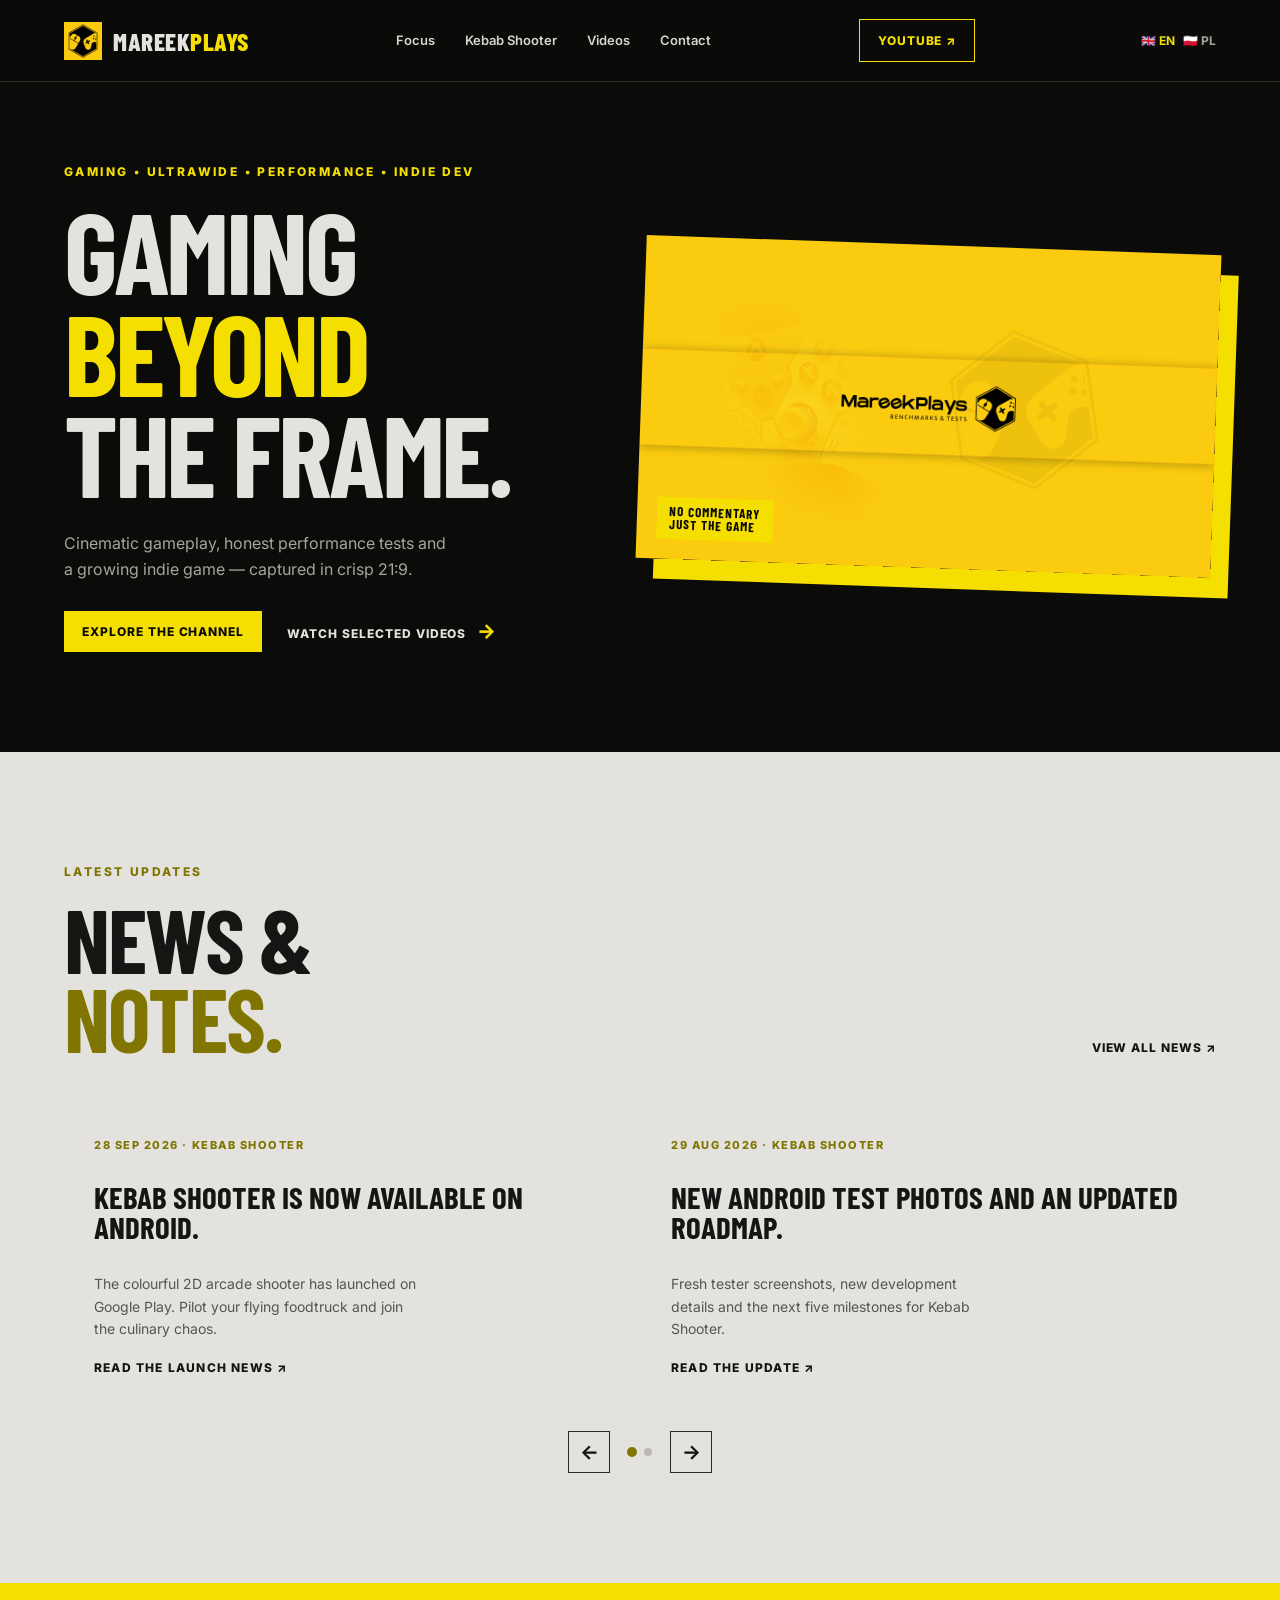
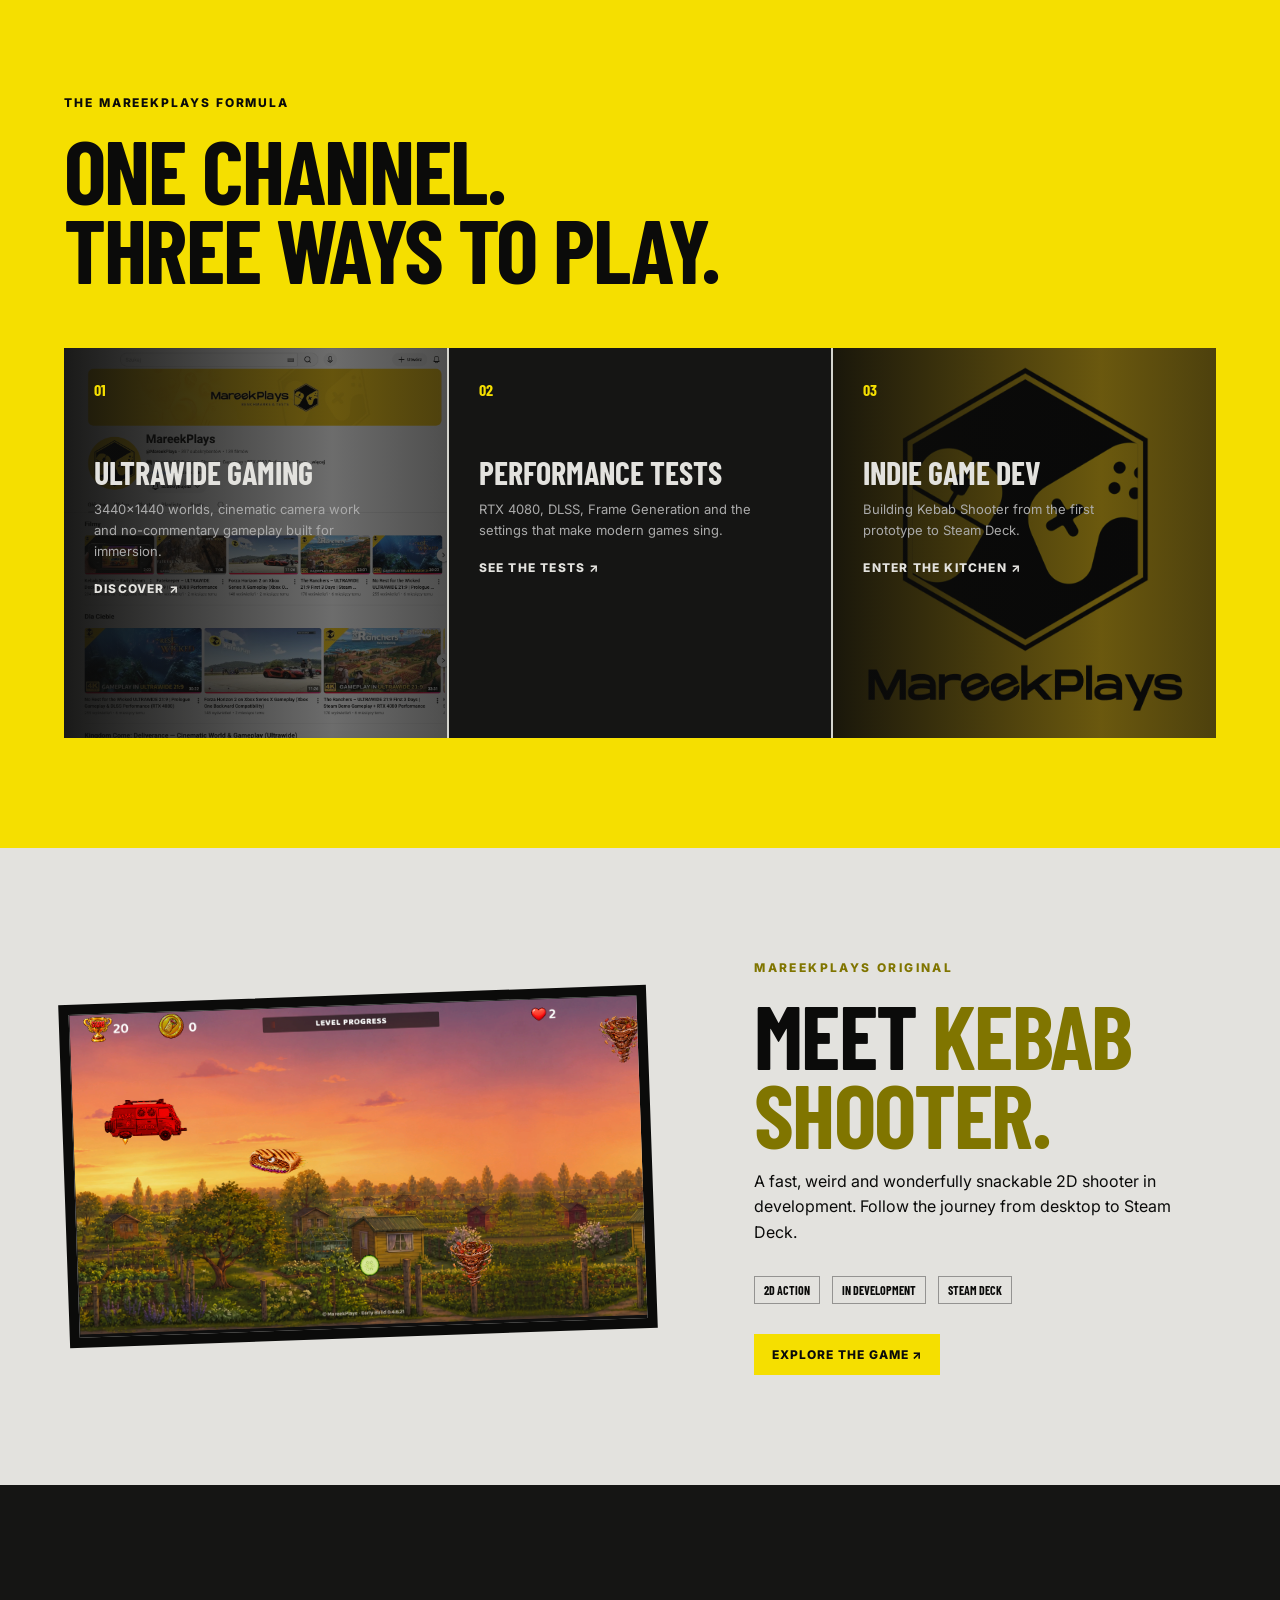
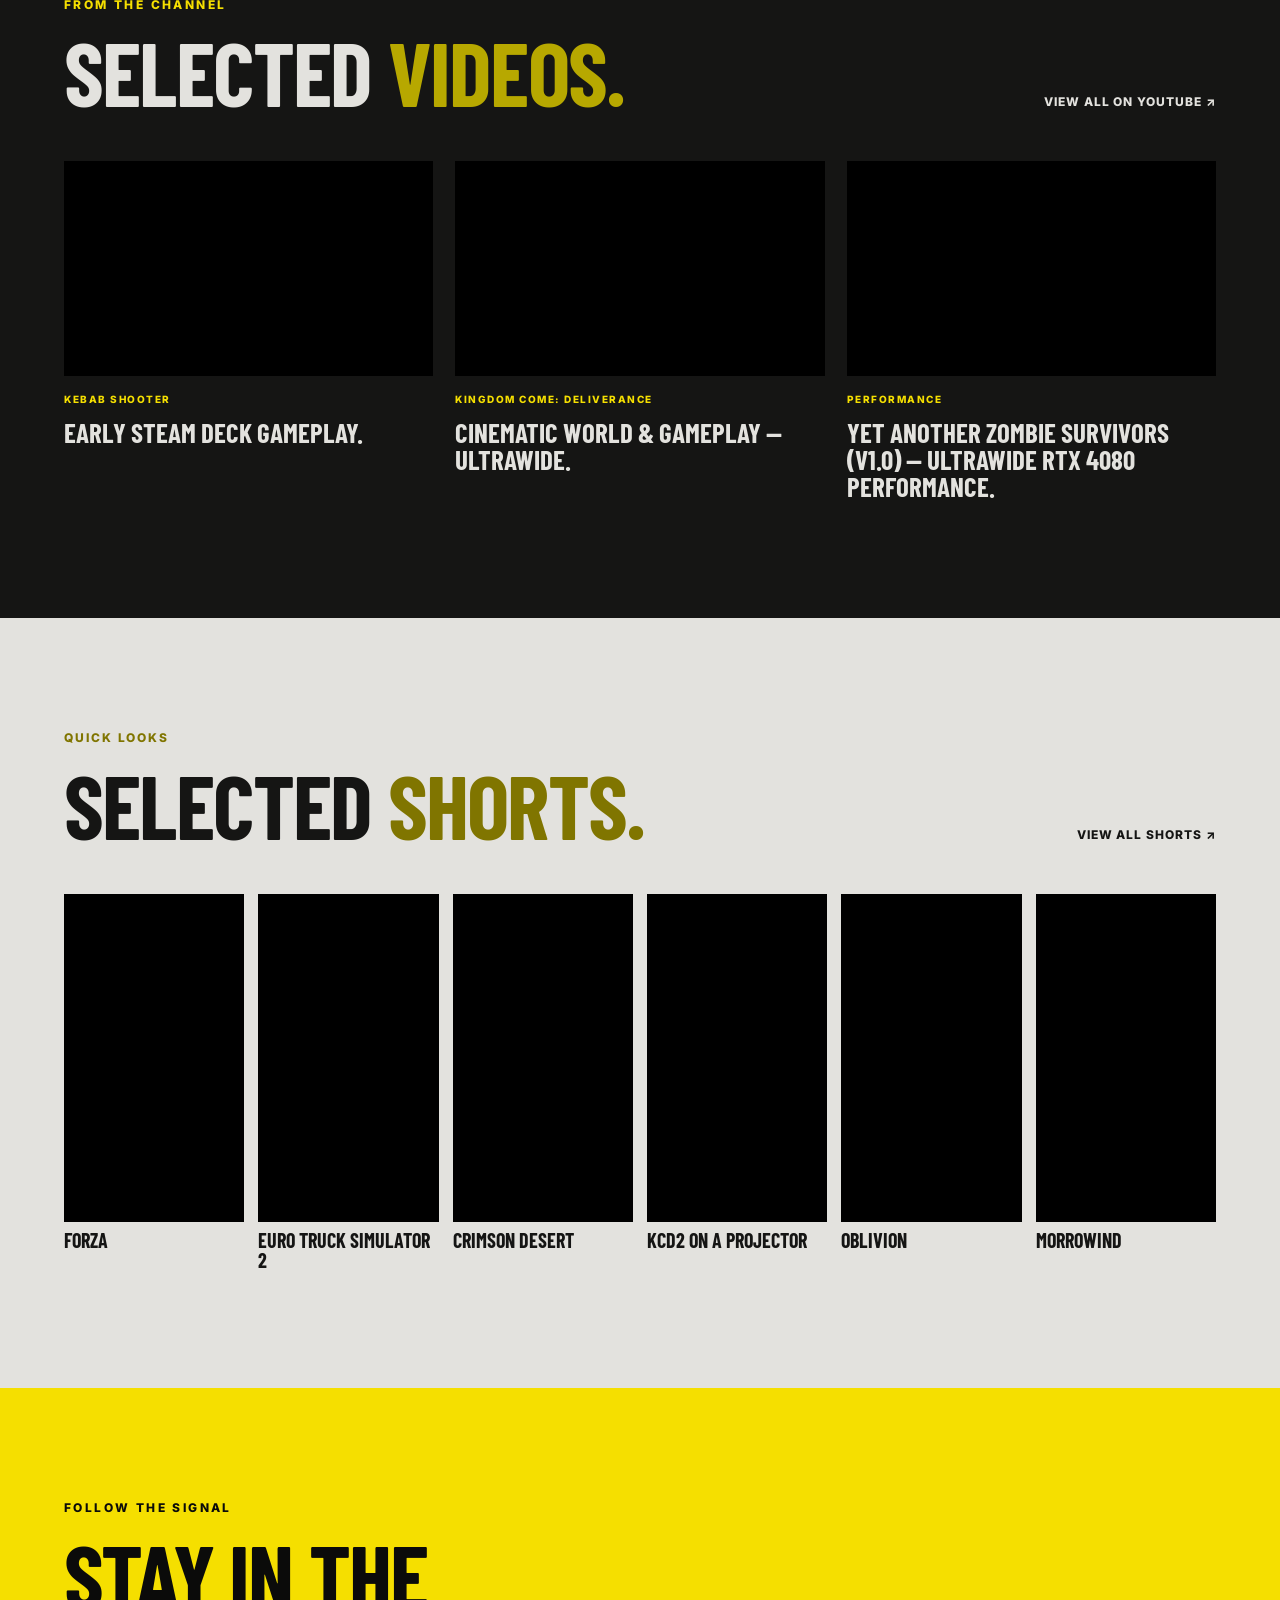
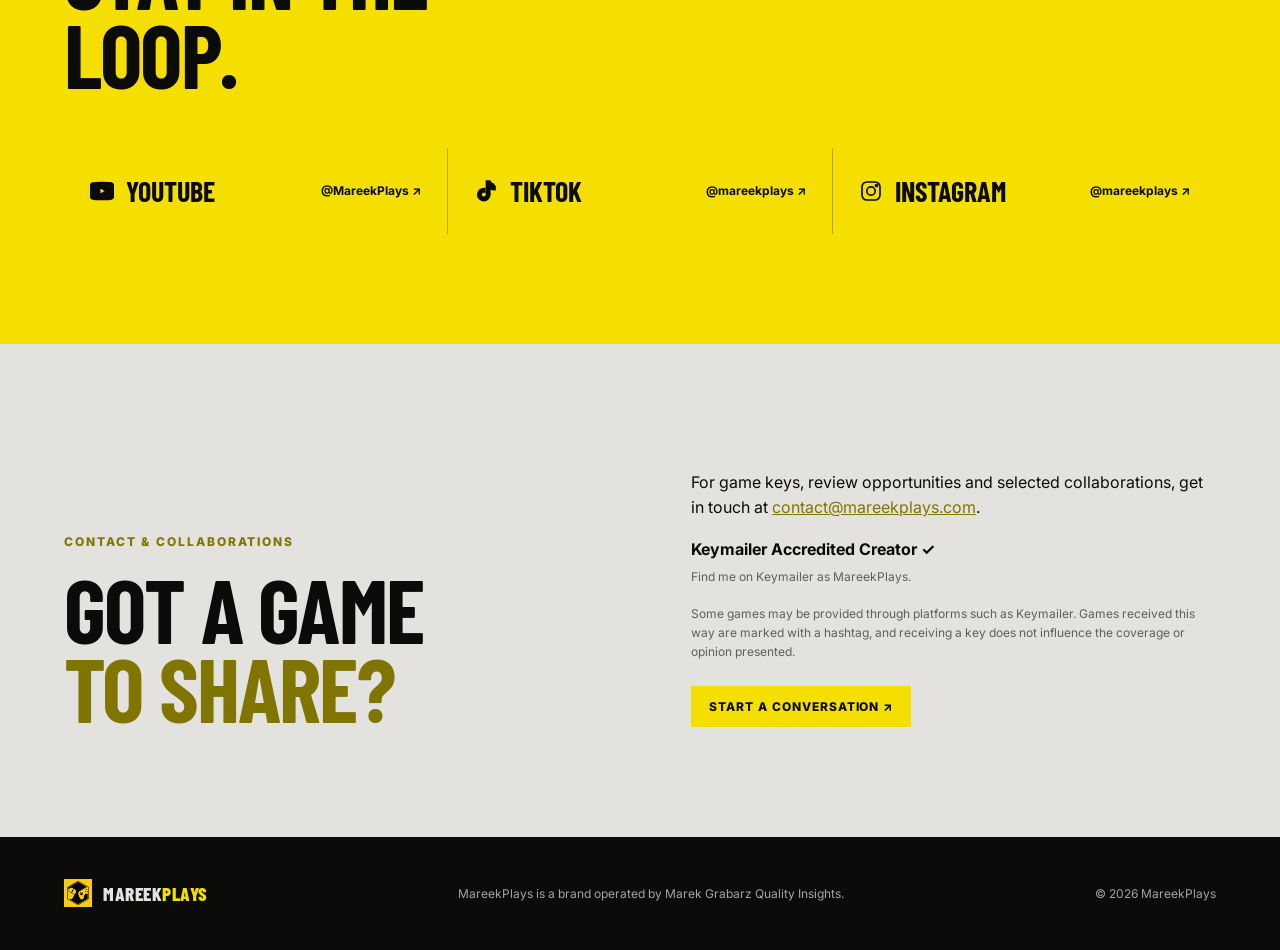
<file: index.html>
<!doctype html>
<html lang="en">
<head>
  <meta charset="utf-8">
  <meta name="viewport" content="width=device-width, initial-scale=1">
  <meta name="description" content="MareekPlays is a gaming enthusiast creating gameplay videos, ultrawide gaming content, performance tests and the indie game Kebab Shooter, developed in Unity.">
  <title>MareekPlays — Gaming beyond the frame</title>
  <meta property="og:type" content="website"><meta property="og:site_name" content="MareekPlays"><meta property="og:title" content="MareekPlays — Gaming beyond the frame"><meta property="og:description" content="Gameplay, ultrawide gaming, performance tests and Kebab Shooter development by MareekPlays."><meta property="og:url" content="https://mareekplays.com/"><meta property="og:image" content="https://mareekplays.com/assets/images/wall-yellow-v2.jpg"><meta property="og:image:alt" content="MareekPlays yellow and black gaming banner"><meta name="twitter:card" content="summary_large_image"><meta name="twitter:title" content="MareekPlays — Gaming beyond the frame"><meta name="twitter:description" content="Gameplay, ultrawide gaming, performance tests and Kebab Shooter development by MareekPlays."><meta name="twitter:image" content="https://mareekplays.com/assets/images/wall-yellow-v2.jpg">
  <link rel="icon" href="assets/images/avatar-yellow.jpg" type="image/jpeg">
  <link rel="canonical" href="https://mareekplays.com/">
  <link rel="alternate" hreflang="en" href="https://mareekplays.com/">
  <link rel="alternate" hreflang="pl" href="https://mareekplays.com/pl/">
  <link rel="alternate" hreflang="x-default" href="https://mareekplays.com/">
  <link rel="preconnect" href="https://fonts.googleapis.com">
  <link rel="preconnect" href="https://fonts.gstatic.com" crossorigin>
  <link href="https://fonts.googleapis.com/css2?family=Barlow+Condensed:wght@600;700;800&amp;family=Inter:wght@400;500;600;700&amp;display=swap" rel="stylesheet">
  <link rel="stylesheet" href="css/style.css">
  <link rel="stylesheet" href="css/contact.css">
  <link rel="stylesheet" href="css/stage2.css">
  <link rel="stylesheet" href="css/news-slider.css">
</head>
<body>
  <header class="site-header">
    <a class="brand" href="#top"><img src="assets/images/avatar-yellow.jpg" alt="MareekPlays logo"><span>MAREEK<span>PLAYS</span></span></a>
    <nav aria-label="Main navigation"><a href="#focus">Focus</a><a href="#kebab">Kebab Shooter</a><a href="#videos">Videos</a><a href="#contact">Contact</a></nav>
    <a class="header-cta" href="https://www.youtube.com/@MareekPlays" target="_blank" rel="noreferrer">YouTube ↗</a>
  </header>

  <main id="top">
    <section class="hero">
      <div class="hero-copy"><p class="eyebrow">GAMING • ULTRAWIDE • PERFORMANCE • INDIE DEV</p><h1>Gaming<br><em>beyond</em><br>the frame.</h1><p class="hero-text">Cinematic gameplay, honest performance tests and a growing indie game — captured in crisp 21:9.</p><div class="hero-actions"><a class="button button-yellow" href="https://www.youtube.com/@MareekPlays" target="_blank" rel="noreferrer">Explore the channel</a><a class="text-link" href="#videos">Watch selected videos <span>→</span></a></div></div>
      <div class="hero-art"><img src="assets/images/wall-yellow-v2.jpg" alt="MareekPlays yellow and black gaming banner"><div class="art-label">NO COMMENTARY<br><strong>JUST THE GAME</strong></div></div>
    </section>

    <section class="intro section-pad"><p class="eyebrow">THE MAREEKPLAYS FORMULA</p><h2>One channel.<br><span>Three ways to play.</span></h2><div class="feature-grid" id="focus">
      <article class="feature feature-image"><img src="assets/images/screenshot-02.png" alt="MareekPlays YouTube channel with ultrawide gameplay videos"><div><span class="number">01</span><h3>Ultrawide Gaming</h3><p>3440×1440 worlds, cinematic camera work and no-commentary gameplay built for immersion.</p><a href="#videos">Discover ↗</a></div></article>
      <article class="feature feature-dark"><span class="number">02</span><h3>Performance Tests</h3><p>RTX 4080, DLSS, Frame Generation and the settings that make modern games sing.</p><a href="#videos">See the tests ↗</a></article>
      <article class="feature feature-image"><img src="assets/images/yellow-edit-v2.jpg" alt="MareekPlays yellow gaming artwork"><div><span class="number">03</span><h3>Indie Game Dev</h3><p>Building Kebab Shooter from the first prototype to Steam Deck.</p><a href="kebab-shooter.html">Enter the kitchen ↗</a></div></article>
    </div></section>

    <section class="kebab section-pad" id="kebab"><div class="kebab-image"><img src="assets/images/kebab-shooter-gameplay.png" alt="Kebab Shooter gameplay in an early build"></div><div class="kebab-copy"><p class="eyebrow">MAREEKPLAYS ORIGINAL</p><h2>Meet <span>Kebab<br>Shooter.</span></h2><p>A fast, weird and wonderfully snackable 2D shooter in development. Follow the journey from desktop to Steam Deck.</p><div class="meta"><span>2D ACTION</span><span>IN DEVELOPMENT</span><span>STEAM DECK</span></div><a class="button button-yellow" href="kebab-shooter.html">Explore the game ↗</a></div></section>

    <section class="videos section-pad" id="videos"><div class="section-heading"><div><p class="eyebrow">FROM THE CHANNEL</p><h2>Selected <span>videos.</span></h2></div><a class="text-link" href="https://www.youtube.com/@MareekPlays" target="_blank" rel="noreferrer">View all on YouTube ↗</a></div><div class="embed-grid"><article class="embed-card"><div class="embed-frame"><iframe src="https://www.youtube.com/embed/QDd8x8aXPLo" title="Kebab Shooter gameplay" loading="lazy" allow="accelerometer; autoplay; clipboard-write; encrypted-media; gyroscope; picture-in-picture; web-share" allowfullscreen></iframe></div><span class="tag">KEBAB SHOOTER</span><h3>Early Steam Deck gameplay.</h3></article><article class="embed-card"><div class="embed-frame"><iframe src="https://www.youtube.com/embed/videoseries?list=PLR1xdqxCKuU1ALVH2hB713PKdrg5uemoy" title="Kingdom Come Deliverance playlist" loading="lazy" allow="accelerometer; autoplay; clipboard-write; encrypted-media; gyroscope; picture-in-picture; web-share" allowfullscreen></iframe></div><span class="tag">KINGDOM COME: DELIVERANCE</span><h3>Cinematic world &amp; gameplay — ultrawide.</h3></article><article class="embed-card"><div class="embed-frame"><iframe src="https://www.youtube.com/embed/VGyCMr4awj4" title="Yet Another Zombie Survivors (v1.0) — ULTRAWIDE 21:9 | RTX 4080 Performance" loading="lazy" allow="accelerometer; autoplay; clipboard-write; encrypted-media; gyroscope; picture-in-picture; web-share" allowfullscreen></iframe></div><span class="tag">PERFORMANCE</span><h3>Yet Another Zombie Survivors (v1.0) — ultrawide RTX 4080 performance.</h3></article></div></section>
    <section class="shorts section-pad"><div class="section-heading"><div><p class="eyebrow">QUICK LOOKS</p><h2>Selected <span>shorts.</span></h2></div><a class="text-link" href="https://www.youtube.com/@MareekPlays/shorts" target="_blank" rel="noreferrer">View all Shorts ↗</a></div><div class="shorts-grid"><article class="short-card"><div class="short-frame"><iframe src="https://www.youtube.com/embed/HTQiDRYx2u0" title="Forza Short" loading="lazy" allow="autoplay; encrypted-media; picture-in-picture" allowfullscreen></iframe></div><h3>Forza</h3></article><article class="short-card"><div class="short-frame"><iframe src="https://www.youtube.com/embed/FgGEMNS4jwI" title="Euro Truck Simulator 2 Short" loading="lazy" allow="autoplay; encrypted-media; picture-in-picture" allowfullscreen></iframe></div><h3>Euro Truck Simulator 2</h3></article><article class="short-card"><div class="short-frame"><iframe src="https://www.youtube.com/embed/gEIbYXbVGNY" title="Crimson Desert Short" loading="lazy" allow="autoplay; encrypted-media; picture-in-picture" allowfullscreen></iframe></div><h3>Crimson Desert</h3></article><article class="short-card"><div class="short-frame"><iframe src="https://www.youtube.com/embed/EDRkvhThUzU" title="Kingdom Come Deliverance 2 projector Short" loading="lazy" allow="autoplay; encrypted-media; picture-in-picture" allowfullscreen></iframe></div><h3>KCD2 on a projector</h3></article><article class="short-card"><div class="short-frame"><iframe src="https://www.youtube.com/embed/QdQoIFmSllk" title="Oblivion Short" loading="lazy" allow="autoplay; encrypted-media; picture-in-picture" allowfullscreen></iframe></div><h3>Oblivion</h3></article><article class="short-card"><div class="short-frame"><iframe src="https://www.youtube.com/embed/wM8SpcKaaE0" title="Morrowind Short" loading="lazy" allow="autoplay; encrypted-media; picture-in-picture" allowfullscreen></iframe></div><h3>Morrowind</h3></article></div></section>

    <section class="socials section-pad" id="socials"><p class="eyebrow">FOLLOW THE SIGNAL</p><h2>Stay in the<br><span>loop.</span></h2><div class="social-grid"><a href="https://www.youtube.com/@MareekPlays" target="_blank" rel="noreferrer"><b class="social-name"><svg viewBox="0 0 24 24" aria-hidden="true"><path d="M23.5 6.2a3 3 0 0 0-2.1-2.1C19.5 3.6 12 3.6 12 3.6s-7.5 0-9.4.5A3 3 0 0 0 .5 6.2 31 31 0 0 0 0 12a31 31 0 0 0 .5 5.8 3 3 0 0 0 2.1 2.1c1.9.5 9.4.5 9.4.5s7.5 0 9.4-.5a3 3 0 0 0 2.1-2.1A31 31 0 0 0 24 12a31 31 0 0 0-.5-5.8ZM9.6 15.9V8.1l6.5 3.9-6.5 3.9Z"/></svg>YouTube</b><span>@MareekPlays ↗</span></a><a href="https://www.tiktok.com/@mareekplays" target="_blank" rel="noreferrer"><b class="social-name"><svg viewBox="0 0 24 24" aria-hidden="true"><path d="M19.3 5.1A5.7 5.7 0 0 1 15.8 2h-3.3v13.6a2.7 2.7 0 1 1-2-2.6V9.6a6 6 0 1 0 5.3 6V9a9 9 0 0 0 5.2 1.7V7.3a5.7 5.7 0 0 1-1.7-2.2Z"/></svg>TikTok</b><span>@mareekplays ↗</span></a><a href="https://www.instagram.com/mareekplays/" target="_blank" rel="noreferrer"><b class="social-name"><svg viewBox="0 0 24 24" aria-hidden="true"><rect x="3" y="3" width="18" height="18" rx="5"/><circle cx="12" cy="12" r="4.2"/><circle cx="17.5" cy="6.5" r="1"/></svg>Instagram</b><span>@mareekplays ↗</span></a></div></section>
    <section class="contact section-pad" id="contact"><div><p class="eyebrow">CONTACT &amp; COLLABORATIONS</p><h2>Got a game<br><span>to share?</span></h2></div><div class="contact-copy"><p>For game keys, review opportunities and selected collaborations, get in touch at <a href="mailto:contact@mareekplays.com">contact@mareekplays.com</a>.</p><p><strong>Keymailer Accredited Creator ✓</strong><br><span class="disclosure">Find me on Keymailer as MareekPlays.</span></p><p class="disclosure">Some games may be provided through platforms such as Keymailer. Games received this way are marked with a hashtag, and receiving a key does not influence the coverage or opinion presented.</p><a class="button button-yellow" href="mailto:contact@mareekplays.com">Start a conversation ↗</a></div></section>
    <section class="news section-pad" id="news"><div class="section-heading"><div><p class="eyebrow">LATEST UPDATES</p><h2>News &amp;<br><span>notes.</span></h2></div><a class="text-link" href="news.html">View all news ↗</a></div><div class="news-slider" data-news-slider><div class="news-grid news-slider-track"><article class="news-card"><p class="news-date">28 SEP 2026 · KEBAB SHOOTER</p><h3>Kebab Shooter is now available on Android.</h3><p>The colourful 2D arcade shooter has launched on Google Play. Pilot your flying foodtruck and join the culinary chaos.</p><a href="news/android-release.html">Read the launch news ↗</a></article><article class="news-card"><p class="news-date">29 AUG 2026 · KEBAB SHOOTER</p><h3>New Android test photos and an updated roadmap.</h3><p>Fresh tester screenshots, new development details and the next five milestones for Kebab Shooter.</p><a href="news/android-tests-roadmap.html">Read the update ↗</a></article><article class="news-card"><p class="news-date">11 AUG 2026 · YOUTUBE</p><h3>Kebab Shooter trailer with Steam Deck gameplay.</h3><p>The new trailer shows the colourful 2D action game running on Steam Deck.</p><a href="news/steam-deck-trailer.html">Read the update ↗</a></article></div><div class="news-slider-controls"><button type="button" class="news-slider-button" data-news-prev aria-label="Previous news">←</button><div class="news-slider-dots" data-news-dots aria-label="News slides"></div><button type="button" class="news-slider-button" data-news-next aria-label="Next news">→</button></div></div></section>
  </main>
  <footer><div class="brand footer-brand"><img src="assets/images/avatar-yellow.jpg" alt=""><span>MAREEK<span>PLAYS</span></span></div><p>MareekPlays is a brand operated by Marek Grabarz Quality Insights.</p><small>© 2026 MareekPlays</small></footer>
<script src="js/news-slider.js"></script><script src="js/i18n.js"></script></body>
</html>
</file>
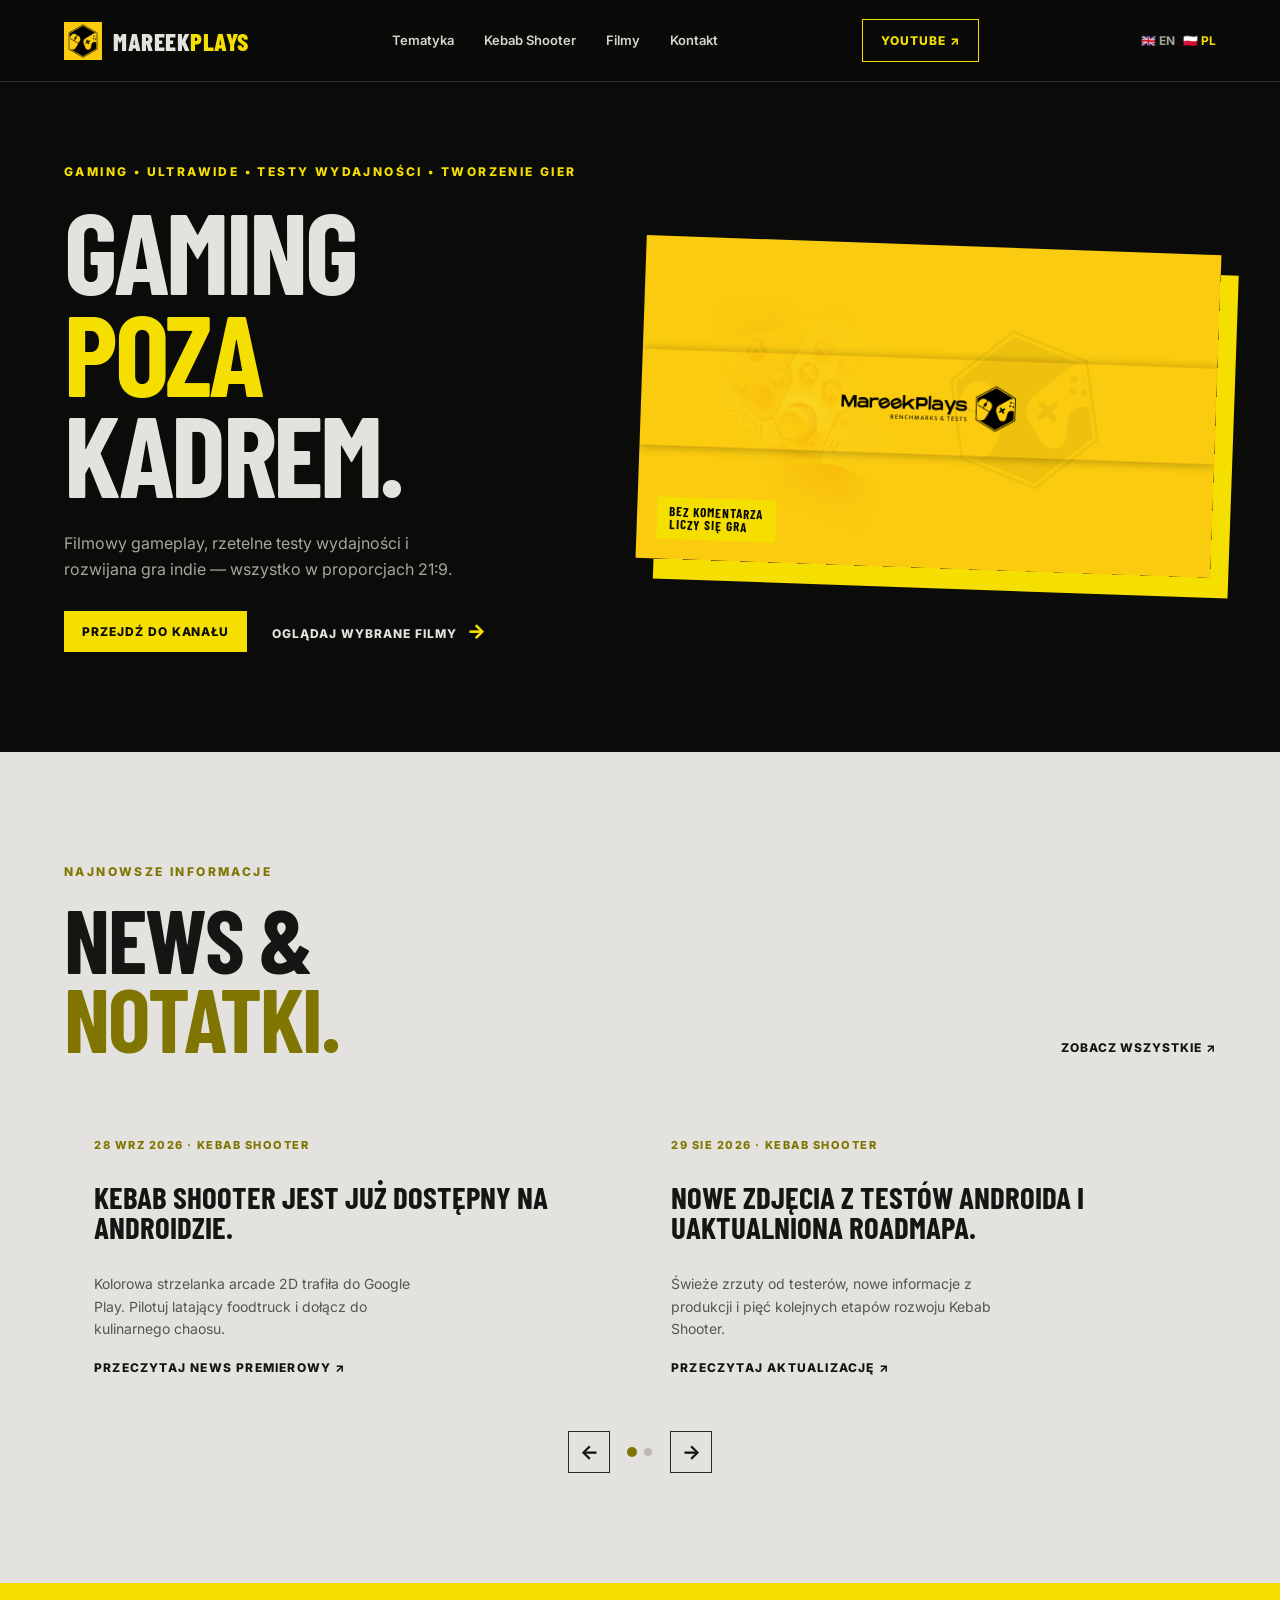
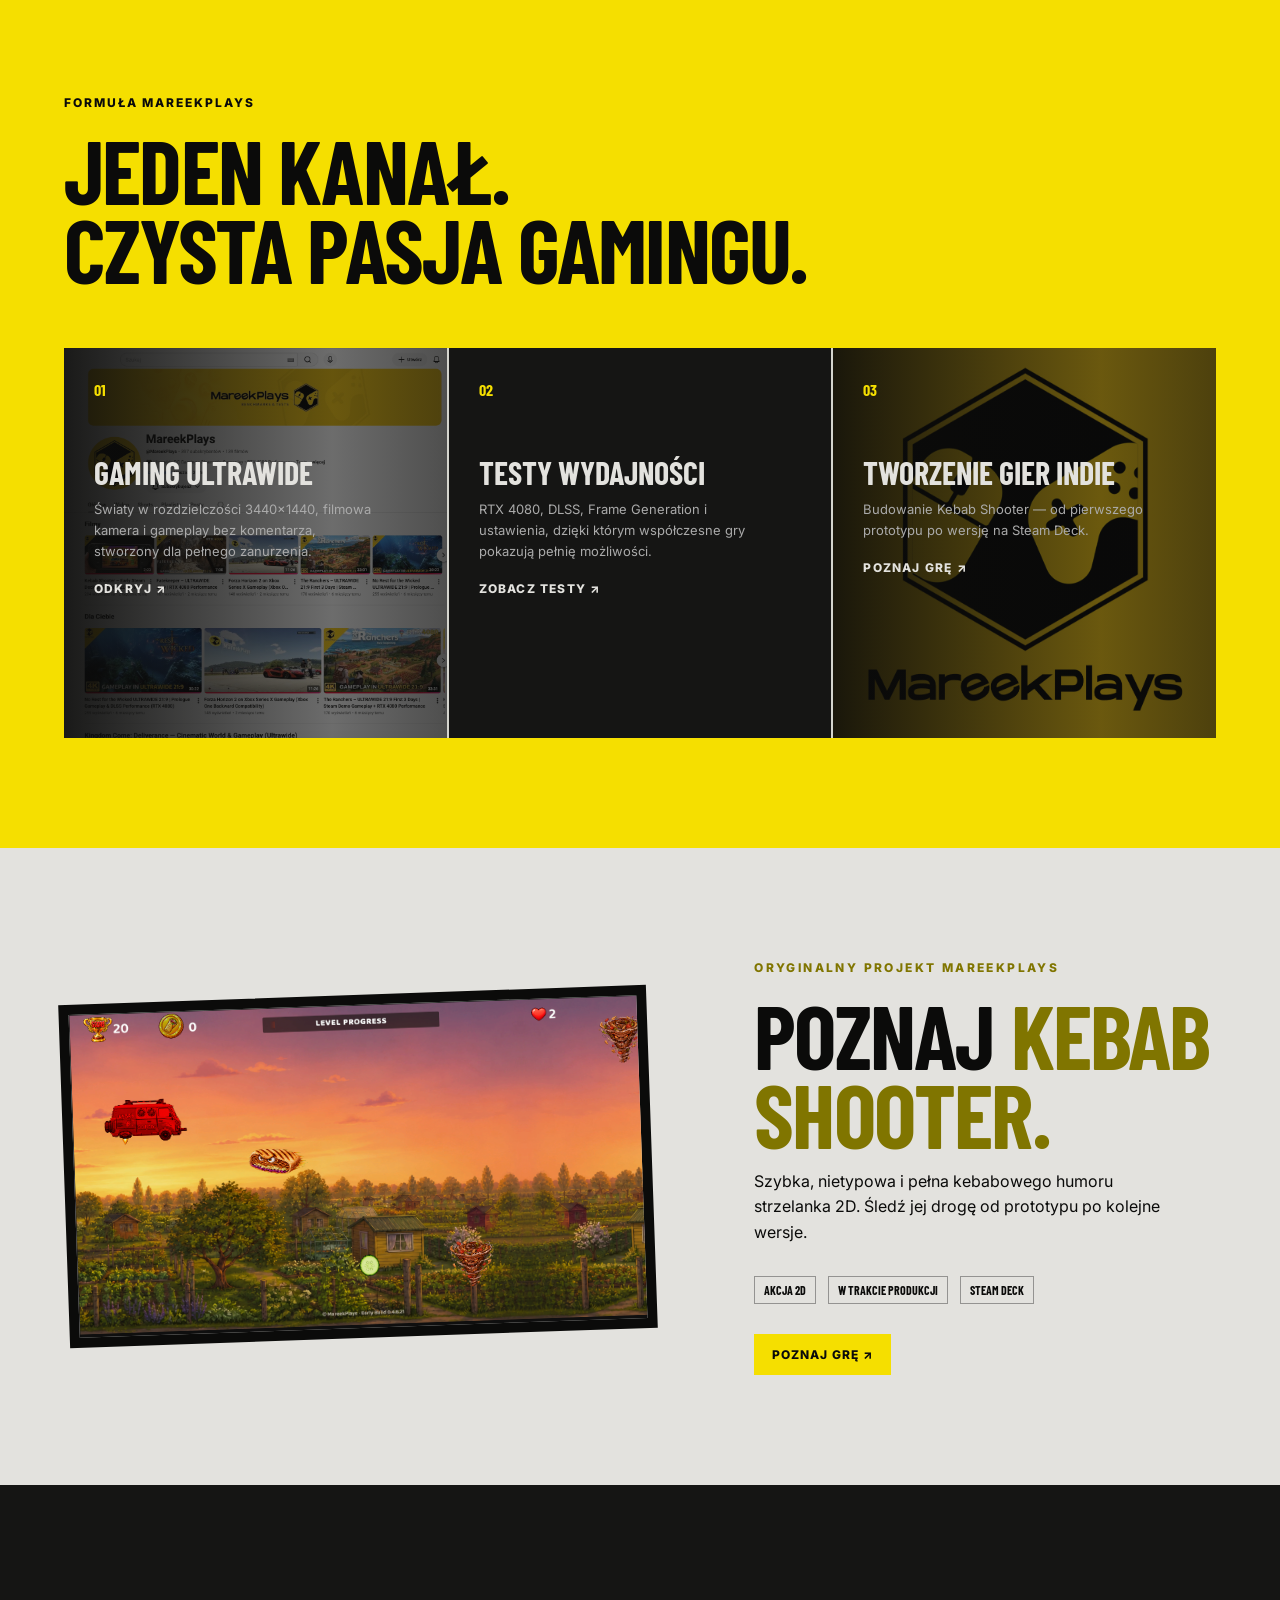
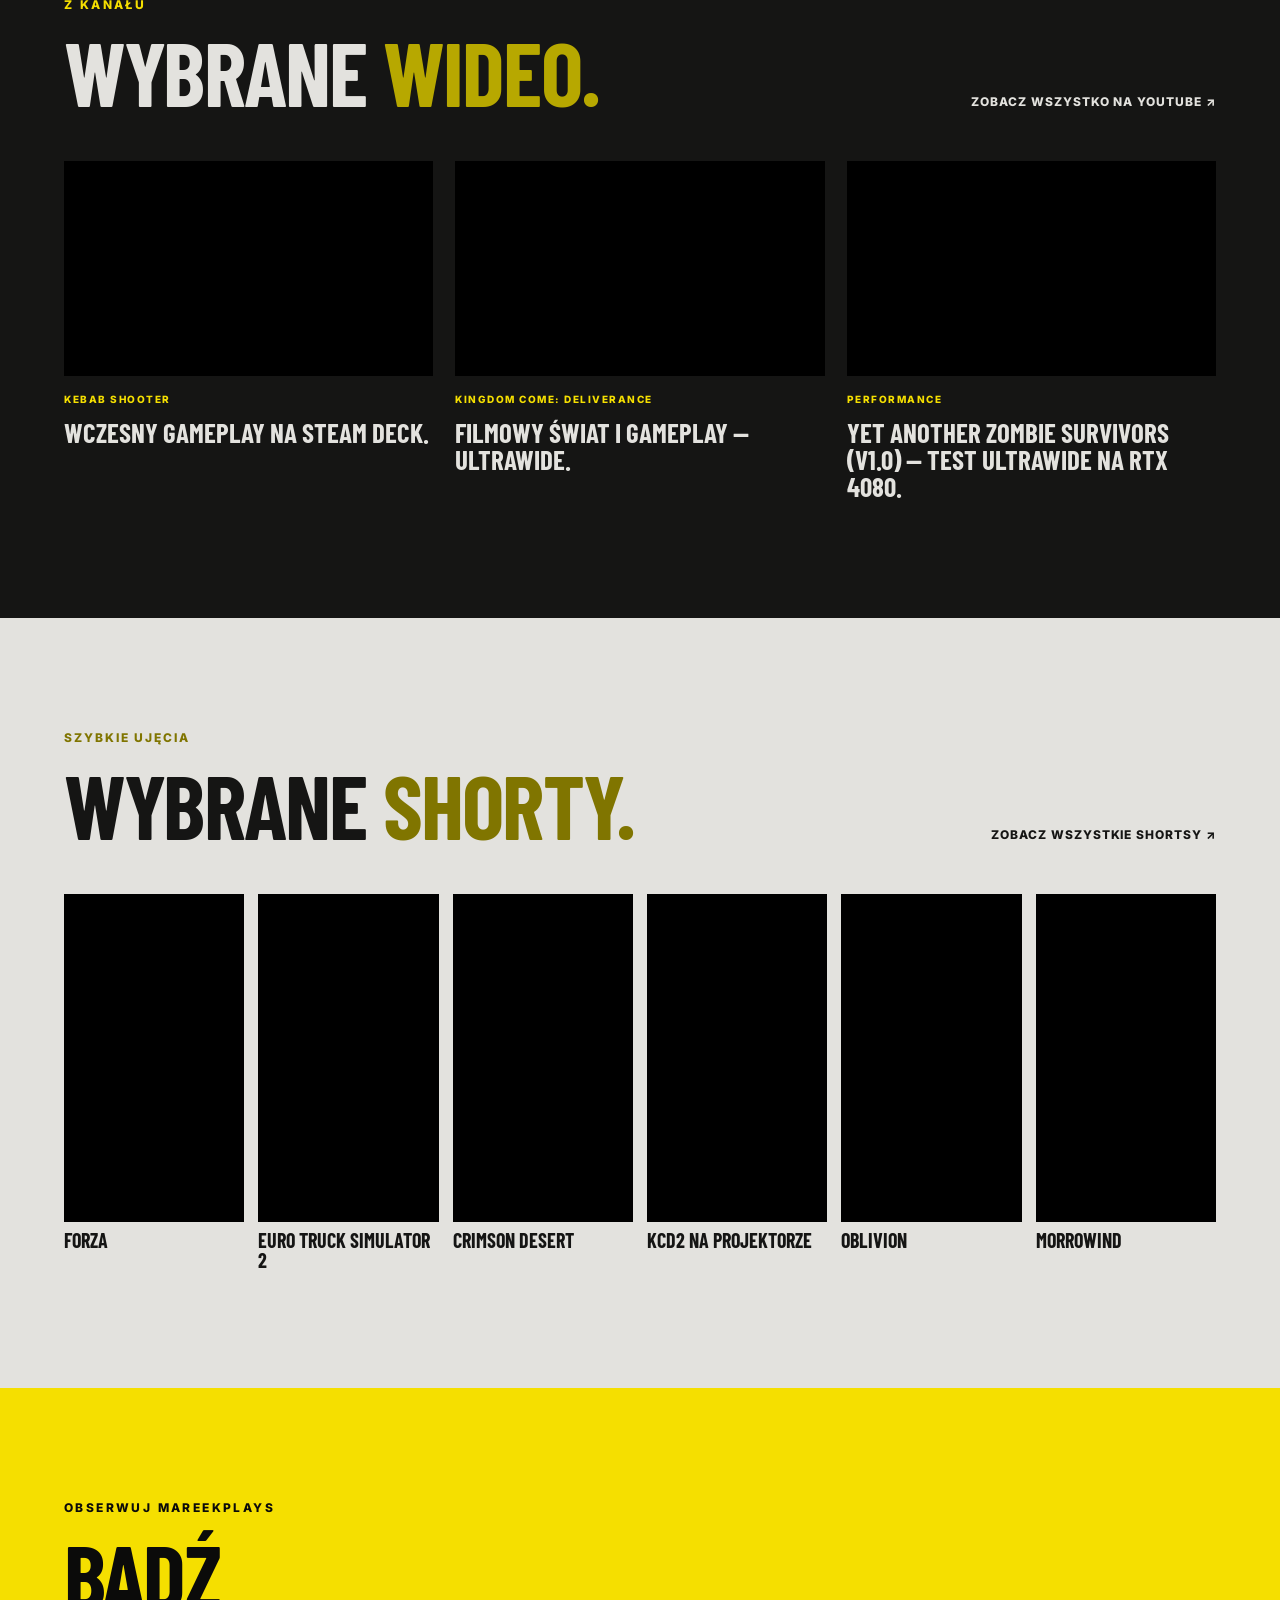
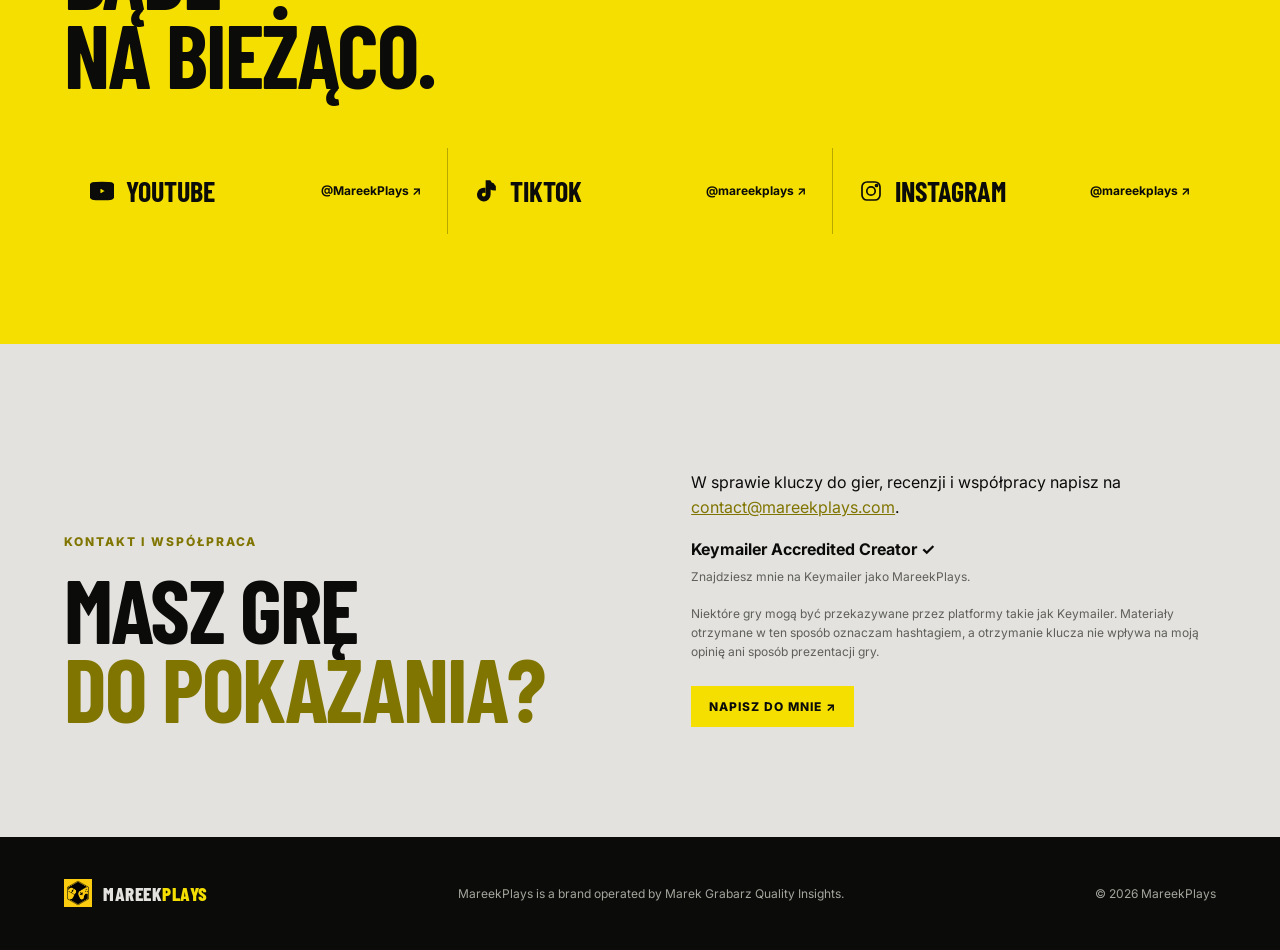
<file: pl/index.html>
<!doctype html>
<html lang="pl">
<head>
  <meta charset="utf-8">
  <meta name="viewport" content="width=device-width, initial-scale=1">
  <meta name="description" content="MareekPlays to pasjonat gier tworzący materiały gamingowe, rozgrywkę ultrawide, testy wydajności oraz niezależną grę Kebab Shooter rozwijaną w Unity.">
  <title>MareekPlays — gaming poza kadrem</title>
  <meta property="og:type" content="website"><meta property="og:site_name" content="MareekPlays"><meta property="og:title" content="MareekPlays — gaming poza kadrem"><meta property="og:description" content="Gameplay, gaming ultrawide, testy wydajności i rozwój gry Kebab Shooter."><meta property="og:url" content="https://mareekplays.com/pl/"><meta property="og:image" content="https://mareekplays.com/assets/images/wall-yellow-v2.jpg"><meta property="og:image:alt" content="Żółto-czarny banner gamingowy MareekPlays"><meta name="twitter:card" content="summary_large_image"><meta name="twitter:title" content="MareekPlays — gaming poza kadrem"><meta name="twitter:description" content="Gameplay, gaming ultrawide, testy wydajności i rozwój gry Kebab Shooter."><meta name="twitter:image" content="https://mareekplays.com/assets/images/wall-yellow-v2.jpg">
  <link rel="icon" href="../assets/images/avatar-yellow.jpg" type="image/jpeg">
  <link rel="canonical" href="https://mareekplays.com/pl/">
  <link rel="alternate" hreflang="en" href="https://mareekplays.com/">
  <link rel="alternate" hreflang="pl" href="https://mareekplays.com/pl/">
  <link rel="alternate" hreflang="x-default" href="https://mareekplays.com/">
  <link rel="preconnect" href="https://fonts.googleapis.com">
  <link rel="preconnect" href="https://fonts.gstatic.com" crossorigin>
  <link href="https://fonts.googleapis.com/css2?family=Barlow+Condensed:wght@600;700;800&amp;family=Inter:wght@400;500;600;700&amp;display=swap" rel="stylesheet">
  <link rel="stylesheet" href="../css/style.css">
  <link rel="stylesheet" href="../css/contact.css">
  <link rel="stylesheet" href="../css/stage2.css">
  <link rel="stylesheet" href="../css/news-slider.css">
</head>
<body>
  <header class="site-header">
    <a class="brand" href="#top"><img src="../assets/images/avatar-yellow.jpg" alt="MareekPlays logo"><span>MAREEK<span>PLAYS</span></span></a>
    <nav aria-label="Main navigation"><a href="#focus">Tematyka</a><a href="#kebab">Kebab Shooter</a><a href="#videos">Filmy</a><a href="#contact">Kontakt</a></nav>
    <a class="header-cta" href="https://www.youtube.com/@MareekPlays" target="_blank" rel="noreferrer">YouTube ↗</a>
  </header>

  <main id="top">
    <section class="hero">
      <div class="hero-copy"><p class="eyebrow">GAMING • ULTRAWIDE • TESTY WYDAJNOŚCI • TWORZENIE GIER</p><h1>Gaming<br><em>poza</em><br>kadrem.</h1><p class="hero-text">Filmowy gameplay, rzetelne testy wydajności i rozwijana gra indie — wszystko w proporcjach 21:9.</p><div class="hero-actions"><a class="button button-yellow" href="https://www.youtube.com/@MareekPlays" target="_blank" rel="noreferrer">Przejdź do kanału</a><a class="text-link" href="#videos">Oglądaj wybrane filmy <span>→</span></a></div></div>
      <div class="hero-art"><img src="../assets/images/wall-yellow-v2.jpg" alt="Żółto-czarny banner gamingowy MareekPlays"><div class="art-label">BEZ KOMENTARZA<br><strong>LICZY SIĘ GRA</strong></div></div>
    </section>

    <section class="intro section-pad"><p class="eyebrow">FORMUŁA MAREEKPLAYS</p><h2>Jeden kanał.<br><span>Czysta pasja gamingu.</span></h2><div class="feature-grid" id="focus">
      <article class="feature feature-image"><img src="../assets/images/screenshot-02.png" alt="Kanał YouTube MareekPlays z filmami ultrawide"><div><span class="number">01</span><h3>Gaming Ultrawide</h3><p>Światy w rozdzielczości 3440×1440, filmowa kamera i gameplay bez komentarza, stworzony dla pełnego zanurzenia.</p><a href="#videos">Odkryj ↗</a></div></article>
      <article class="feature feature-dark"><span class="number">02</span><h3>Testy wydajności</h3><p>RTX 4080, DLSS, Frame Generation i ustawienia, dzięki którym współczesne gry pokazują pełnię możliwości.</p><a href="#videos">Zobacz testy ↗</a></article>
      <article class="feature feature-image"><img src="../assets/images/yellow-edit-v2.jpg" alt="Żółta grafika gamingowa MareekPlays"><div><span class="number">03</span><h3>Tworzenie gier indie</h3><p>Budowanie Kebab Shooter — od pierwszego prototypu po wersję na Steam Deck.</p><a href="kebab-shooter.html">Poznaj grę ↗</a></div></article>
    </div></section>

    <section class="kebab section-pad" id="kebab"><div class="kebab-image"><img src="../assets/images/kebab-shooter-gameplay.png" alt="Kebab Shooter — gameplay z wczesnego buildu"></div><div class="kebab-copy"><p class="eyebrow">ORYGINALNY PROJEKT MAREEKPLAYS</p><h2>Poznaj <span>Kebab<br>Shooter.</span></h2><p>Szybka, nietypowa i pełna kebabowego humoru strzelanka 2D. Śledź jej drogę od prototypu po kolejne wersje.</p><div class="meta"><span>AKCJA 2D</span><span>W TRAKCIE PRODUKCJI</span><span>STEAM DECK</span></div><a class="button button-yellow" href="kebab-shooter.html">Poznaj grę ↗</a></div></section>

    <section class="videos section-pad" id="videos"><div class="section-heading"><div><p class="eyebrow">Z KANAŁU</p><h2>Wybrane <span>wideo.</span></h2></div><a class="text-link" href="https://www.youtube.com/@MareekPlays" target="_blank" rel="noreferrer">Zobacz wszystko na YouTube ↗</a></div><div class="embed-grid"><article class="embed-card"><div class="embed-frame"><iframe src="https://www.youtube.com/embed/QDd8x8aXPLo" title="Kebab Shooter gameplay" loading="lazy" allow="accelerometer; autoplay; clipboard-write; encrypted-media; gyroscope; picture-in-picture; web-share" allowfullscreen></iframe></div><span class="tag">KEBAB SHOOTER</span><h3>Wczesny gameplay na Steam Deck.</h3></article><article class="embed-card"><div class="embed-frame"><iframe src="https://www.youtube.com/embed/videoseries?list=PLR1xdqxCKuU1ALVH2hB713PKdrg5uemoy" title="Kingdom Come Deliverance playlist" loading="lazy" allow="accelerometer; autoplay; clipboard-write; encrypted-media; gyroscope; picture-in-picture; web-share" allowfullscreen></iframe></div><span class="tag">KINGDOM COME: DELIVERANCE</span><h3>Filmowy świat i gameplay — ultrawide.</h3></article><article class="embed-card"><div class="embed-frame"><iframe src="https://www.youtube.com/embed/VGyCMr4awj4" title="Yet Another Zombie Survivors (v1.0) — ULTRAWIDE 21:9 | RTX 4080 Performance" loading="lazy" allow="accelerometer; autoplay; clipboard-write; encrypted-media; gyroscope; picture-in-picture; web-share" allowfullscreen></iframe></div><span class="tag">PERFORMANCE</span><h3>Yet Another Zombie Survivors (v1.0) — test ultrawide na RTX 4080.</h3></article></div></section>
    <section class="shorts section-pad"><div class="section-heading"><div><p class="eyebrow">SZYBKIE UJĘCIA</p><h2>Wybrane <span>shorty.</span></h2></div><a class="text-link" href="https://www.youtube.com/@MareekPlays/shorts" target="_blank" rel="noreferrer">Zobacz wszystkie Shortsy ↗</a></div><div class="shorts-grid"><article class="short-card"><div class="short-frame"><iframe src="https://www.youtube.com/embed/HTQiDRYx2u0" title="Forza Short" loading="lazy" allow="autoplay; encrypted-media; picture-in-picture" allowfullscreen></iframe></div><h3>Forza</h3></article><article class="short-card"><div class="short-frame"><iframe src="https://www.youtube.com/embed/FgGEMNS4jwI" title="Euro Truck Simulator 2 Short" loading="lazy" allow="autoplay; encrypted-media; picture-in-picture" allowfullscreen></iframe></div><h3>Euro Truck Simulator 2</h3></article><article class="short-card"><div class="short-frame"><iframe src="https://www.youtube.com/embed/gEIbYXbVGNY" title="Crimson Desert Short" loading="lazy" allow="autoplay; encrypted-media; picture-in-picture" allowfullscreen></iframe></div><h3>Crimson Desert</h3></article><article class="short-card"><div class="short-frame"><iframe src="https://www.youtube.com/embed/EDRkvhThUzU" title="Kingdom Come Deliverance 2 projector Short" loading="lazy" allow="autoplay; encrypted-media; picture-in-picture" allowfullscreen></iframe></div><h3>KCD2 na projektorze</h3></article><article class="short-card"><div class="short-frame"><iframe src="https://www.youtube.com/embed/QdQoIFmSllk" title="Oblivion Short" loading="lazy" allow="autoplay; encrypted-media; picture-in-picture" allowfullscreen></iframe></div><h3>Oblivion</h3></article><article class="short-card"><div class="short-frame"><iframe src="https://www.youtube.com/embed/wM8SpcKaaE0" title="Morrowind Short" loading="lazy" allow="autoplay; encrypted-media; picture-in-picture" allowfullscreen></iframe></div><h3>Morrowind</h3></article></div></section>

    <section class="socials section-pad" id="socials"><p class="eyebrow">OBSERWUJ MAREEKPLAYS</p><h2>Bądź<br><span>na bieżąco.</span></h2><div class="social-grid"><a href="https://www.youtube.com/@MareekPlays" target="_blank" rel="noreferrer"><b class="social-name"><svg viewBox="0 0 24 24" aria-hidden="true"><path d="M23.5 6.2a3 3 0 0 0-2.1-2.1C19.5 3.6 12 3.6 12 3.6s-7.5 0-9.4.5A3 3 0 0 0 .5 6.2 31 31 0 0 0 0 12a31 31 0 0 0 .5 5.8 3 3 0 0 0 2.1 2.1c1.9.5 9.4.5 9.4.5s7.5 0 9.4-.5a3 3 0 0 0 2.1-2.1A31 31 0 0 0 24 12a31 31 0 0 0-.5-5.8ZM9.6 15.9V8.1l6.5 3.9-6.5 3.9Z"/></svg>YouTube</b><span>@MareekPlays ↗</span></a><a href="https://www.tiktok.com/@mareekplays" target="_blank" rel="noreferrer"><b class="social-name"><svg viewBox="0 0 24 24" aria-hidden="true"><path d="M19.3 5.1A5.7 5.7 0 0 1 15.8 2h-3.3v13.6a2.7 2.7 0 1 1-2-2.6V9.6a6 6 0 1 0 5.3 6V9a9 9 0 0 0 5.2 1.7V7.3a5.7 5.7 0 0 1-1.7-2.2Z"/></svg>TikTok</b><span>@mareekplays ↗</span></a><a href="https://www.instagram.com/mareekplays/" target="_blank" rel="noreferrer"><b class="social-name"><svg viewBox="0 0 24 24" aria-hidden="true"><rect x="3" y="3" width="18" height="18" rx="5"/><circle cx="12" cy="12" r="4.2"/><circle cx="17.5" cy="6.5" r="1"/></svg>Instagram</b><span>@mareekplays ↗</span></a></div></section>
    <section class="contact section-pad" id="contact"><div><p class="eyebrow">KONTAKT I WSPÓŁPRACA</p><h2>Masz grę<br><span>do pokazania?</span></h2></div><div class="contact-copy"><p>W sprawie kluczy do gier, recenzji i współpracy napisz na <a href="mailto:contact@mareekplays.com">contact@mareekplays.com</a>.</p><p><strong>Keymailer Accredited Creator ✓</strong><br><span class="disclosure">Znajdziesz mnie na Keymailer jako MareekPlays.</span></p><p class="disclosure">Niektóre gry mogą być przekazywane przez platformy takie jak Keymailer. Materiały otrzymane w ten sposób oznaczam hashtagiem, a otrzymanie klucza nie wpływa na moją opinię ani sposób prezentacji gry.</p><a class="button button-yellow" href="mailto:contact@mareekplays.com">Napisz do mnie ↗</a></div></section>
    <section class="news section-pad" id="news"><div class="section-heading"><div><p class="eyebrow">NAJNOWSZE INFORMACJE</p><h2>News &amp;<br><span>notatki.</span></h2></div><a class="text-link" href="news.html">Zobacz wszystkie ↗</a></div><div class="news-slider" data-news-slider><div class="news-grid news-slider-track"><article class="news-card"><p class="news-date">28 WRZ 2026 · KEBAB SHOOTER</p><h3>Kebab Shooter jest już dostępny na Androidzie.</h3><p>Kolorowa strzelanka arcade 2D trafiła do Google Play. Pilotuj latający foodtruck i dołącz do kulinarnego chaosu.</p><a href="news/android-release.html">Przeczytaj news premierowy ↗</a></article><article class="news-card"><p class="news-date">29 SIE 2026 · KEBAB SHOOTER</p><h3>Nowe zdjęcia z testów Androida i uaktualniona roadmapa.</h3><p>Świeże zrzuty od testerów, nowe informacje z produkcji i pięć kolejnych etapów rozwoju Kebab Shooter.</p><a href="news/android-tests-roadmap.html">Przeczytaj aktualizację ↗</a></article><article class="news-card"><p class="news-date">11 SIE 2026 · YOUTUBE</p><h3>Trailer Kebab Shooter z gameplayem na Steam Deck.</h3><p>Nowy trailer pokazuje kolorową grę akcji 2D uruchomioną na Steam Deck.</p><a href="news/steam-deck-trailer.html">Przeczytaj aktualizację ↗</a></article></div><div class="news-slider-controls"><button type="button" class="news-slider-button" data-news-prev aria-label="Poprzedni news">←</button><div class="news-slider-dots" data-news-dots aria-label="Slajdy newsów"></div><button type="button" class="news-slider-button" data-news-next aria-label="Następny news">→</button></div></div></section>
  </main>
  <footer><div class="brand footer-brand"><img src="../assets/images/avatar-yellow.jpg" alt=""><span>MAREEK<span>PLAYS</span></span></div><p>MareekPlays is a brand operated by Marek Grabarz Quality Insights.</p><small>© 2026 MareekPlays</small></footer>
  <script src="../js/news-slider.js"></script><script src="../js/i18n.js"></script>
</html>
</file>
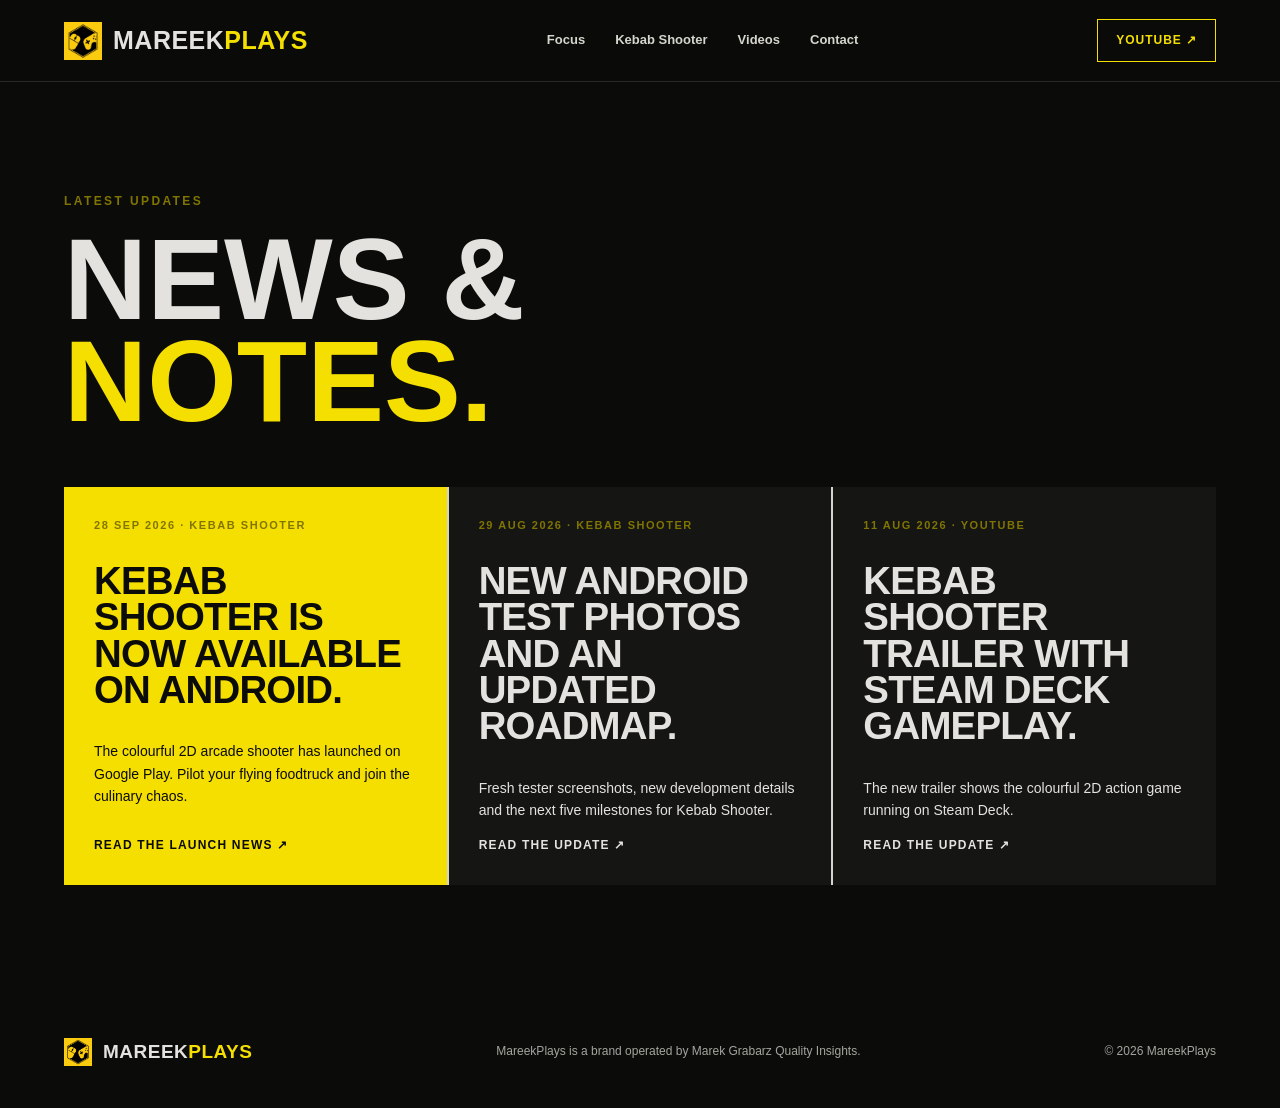
<file: news.html>
<!doctype html>
<html lang="en">
<head>
  <meta charset="utf-8">
  <meta name="viewport" content="width=device-width, initial-scale=1">
  <meta name="description" content="MareekPlays news about Kebab Shooter development, Android testing and new YouTube videos.">
  <title>News — MareekPlays</title>
  <meta property="og:type" content="website"><meta property="og:site_name" content="MareekPlays"><meta property="og:title" content="News — MareekPlays"><meta property="og:description" content="News about Kebab Shooter development, Android testing and new MareekPlays videos."><meta property="og:url" content="https://mareekplays.com/news.html"><meta property="og:image" content="https://mareekplays.com/assets/images/kebab-android-gameplay-tester.jpg"><meta property="og:image:alt" content="Kebab Shooter Android gameplay during testing"><meta name="twitter:card" content="summary_large_image"><meta name="twitter:title" content="News — MareekPlays"><meta name="twitter:description" content="News about Kebab Shooter development, Android testing and new MareekPlays videos."><meta name="twitter:image" content="https://mareekplays.com/assets/images/kebab-android-gameplay-tester.jpg">
  <link rel="icon" href="assets/images/avatar-yellow.jpg" type="image/jpeg">
  <link rel="canonical" href="https://mareekplays.com/news.html">
  <link rel="alternate" hreflang="x-default" href="https://mareekplays.com/news.html">
  <link rel="alternate" hreflang="en" href="https://mareekplays.com/news.html">
  <link rel="alternate" hreflang="pl" href="https://mareekplays.com/pl/news.html">
  <link rel="stylesheet" href="css/style.css"><link rel="stylesheet" href="css/contact.css"><link rel="stylesheet" href="css/stage2.css">
</head>
<body>
  <header class="site-header"><a class="brand" href="index.html"><img src="assets/images/avatar-yellow.jpg" alt="MareekPlays logo"><span>MAREEK<span>PLAYS</span></span></a><nav aria-label="Main navigation"><a href="index.html#focus">Focus</a><a href="index.html#kebab">Kebab Shooter</a><a href="index.html#videos">Videos</a><a href="index.html#contact">Contact</a></nav><a class="header-cta" href="https://www.youtube.com/@MareekPlays" target="_blank" rel="noreferrer">YouTube ↗</a></header>
  <main class="news-page section-pad"><p class="eyebrow">LATEST UPDATES</p><h1>News &amp;<br><span>notes.</span></h1><div class="news-grid"><article class="news-card"><p class="news-date">28 SEP 2026 · KEBAB SHOOTER</p><h2>Kebab Shooter is now available on Android.</h2><p>The colourful 2D arcade shooter has launched on Google Play. Pilot your flying foodtruck and join the culinary chaos.</p><a href="news/android-release.html">Read the launch news ↗</a></article><article class="news-card"><p class="news-date">29 AUG 2026 · KEBAB SHOOTER</p><h2>New Android test photos and an updated roadmap.</h2><p>Fresh tester screenshots, new development details and the next five milestones for Kebab Shooter.</p><a href="news/android-tests-roadmap.html">Read the update ↗</a></article><article class="news-card"><p class="news-date">11 AUG 2026 · YOUTUBE</p><h2>Kebab Shooter trailer with Steam Deck gameplay.</h2><p>The new trailer shows the colourful 2D action game running on Steam Deck.</p><a href="news/steam-deck-trailer.html">Read the update ↗</a></article></div></main>
  <footer><div class="brand footer-brand"><img src="assets/images/avatar-yellow.jpg" alt=""><span>MAREEK<span>PLAYS</span></span></div><p>MareekPlays is a brand operated by Marek Grabarz Quality Insights.</p><small>© 2026 MareekPlays</small></footer>
</body>
</html>
</file>
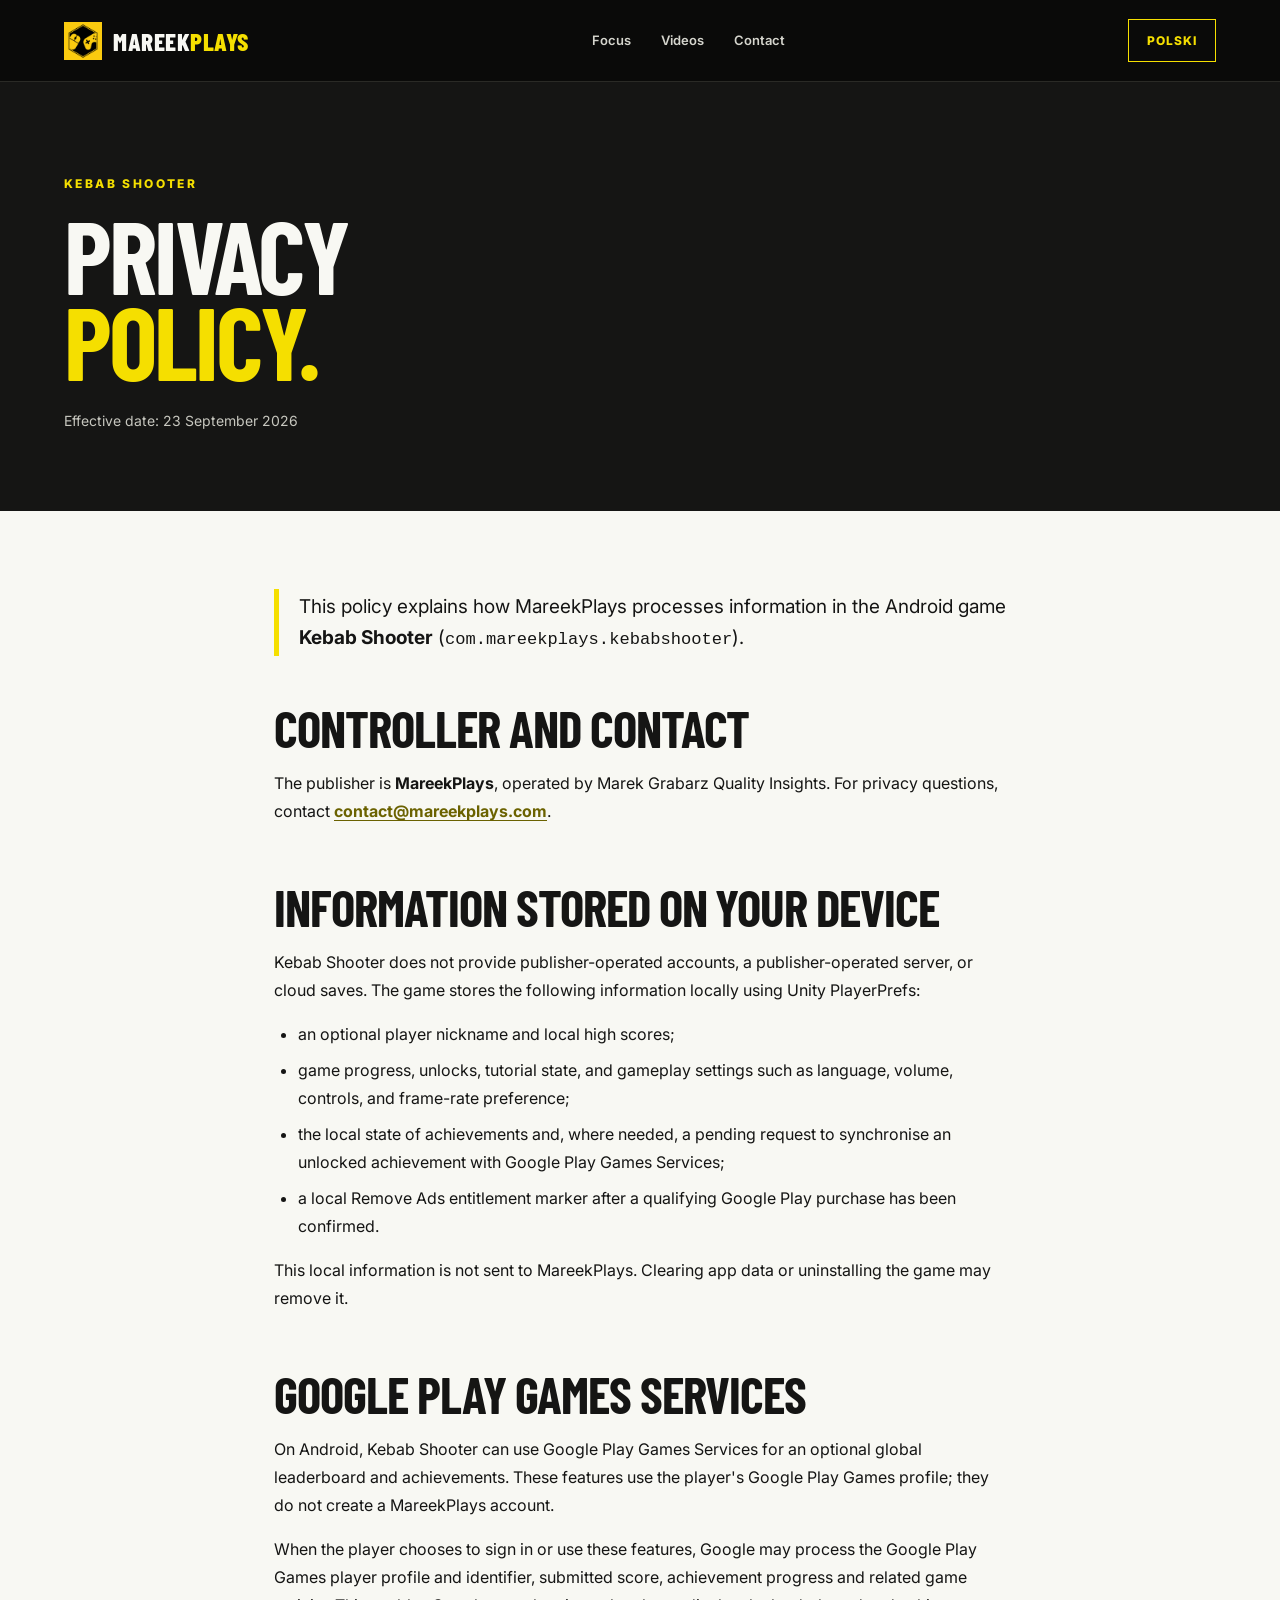
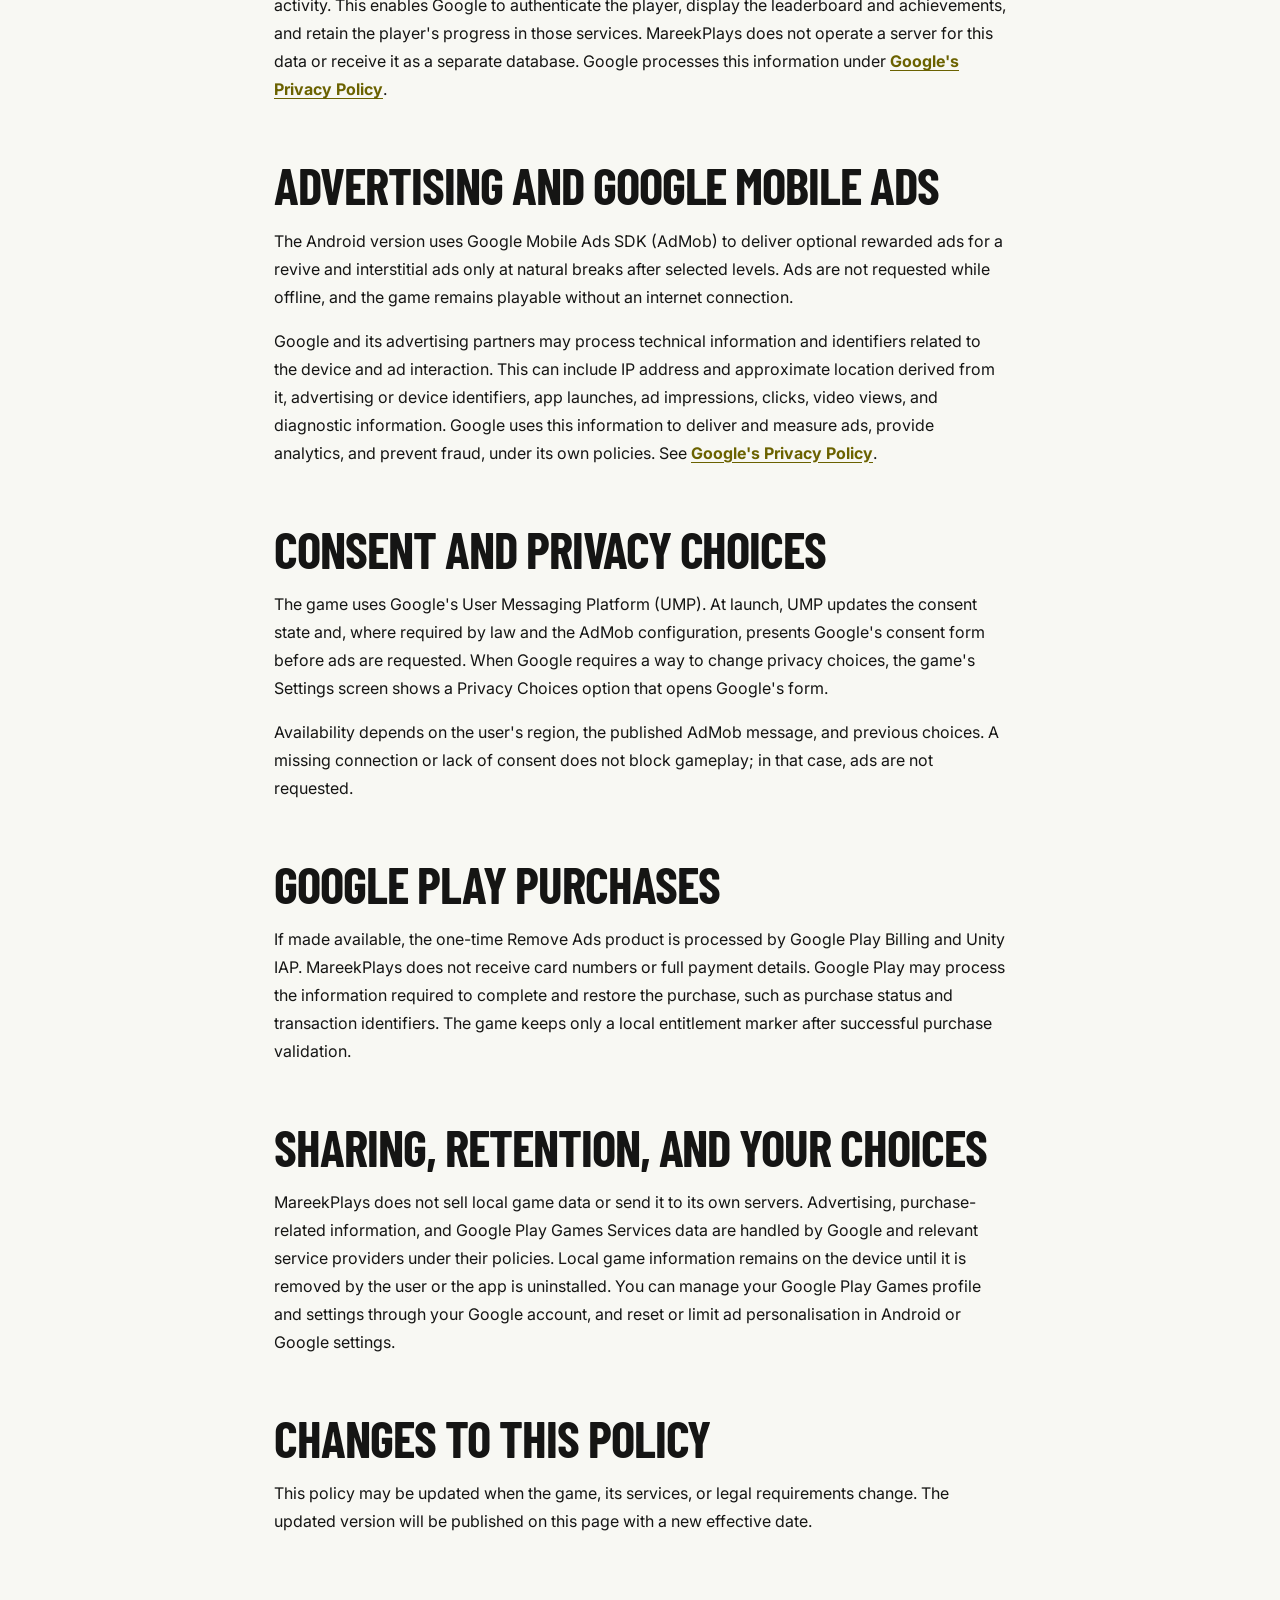
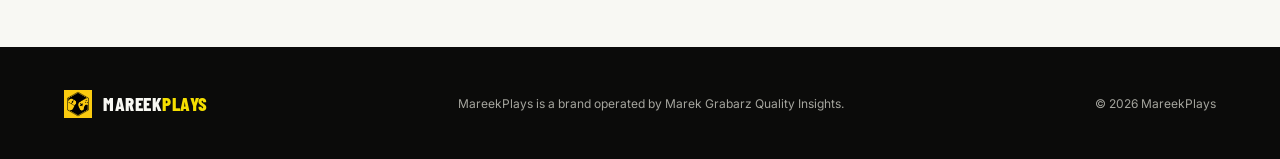
<file: privacy-policy.html>
<!doctype html>
<html lang="en">
<head>
  <meta charset="utf-8">
  <meta name="viewport" content="width=device-width, initial-scale=1">
  <meta name="description" content="Privacy Policy for Kebab Shooter by MareekPlays.">
  <title>Privacy Policy — Kebab Shooter | MareekPlays</title>
  <link rel="icon" href="assets/images/avatar-yellow.jpg" type="image/jpeg">
  <link rel="canonical" href="https://mareekplays.com/privacy-policy.html">
  <link rel="alternate" hreflang="en" href="https://mareekplays.com/privacy-policy.html">
  <link rel="alternate" hreflang="pl" href="https://mareekplays.com/pl/privacy-policy.html">
  <link rel="alternate" hreflang="x-default" href="https://mareekplays.com/privacy-policy.html">
  <link rel="preconnect" href="https://fonts.googleapis.com"><link rel="preconnect" href="https://fonts.gstatic.com" crossorigin>
  <link href="https://fonts.googleapis.com/css2?family=Barlow+Condensed:wght@600;700;800&amp;family=Inter:wght@400;500;600;700&amp;display=swap" rel="stylesheet">
  <link rel="stylesheet" href="css/style.css"><link rel="stylesheet" href="css/policy.css">
</head>
<body>
  <header class="site-header"><a class="brand" href="index.html"><img src="assets/images/avatar-yellow.jpg" alt="MareekPlays logo"><span>MAREEK<span>PLAYS</span></span></a><nav aria-label="Main navigation"><a href="index.html#focus">Focus</a><a href="index.html#videos">Videos</a><a href="index.html#contact">Contact</a></nav><a class="header-cta" href="pl/privacy-policy.html" lang="pl">Polski</a></header>
  <main class="policy-page">
    <section class="policy-hero"><p class="eyebrow">KEBAB SHOOTER</p><h1>Privacy<br><span>Policy.</span></h1><p>Effective date: 23 September 2026</p></section>
    <article class="policy-shell">
      <p class="policy-lead">This policy explains how MareekPlays processes information in the Android game <strong>Kebab Shooter</strong> (<code>com.mareekplays.kebabshooter</code>).</p>

      <h2>Controller and contact</h2>
      <p>The publisher is <strong>MareekPlays</strong>, operated by Marek Grabarz Quality Insights. For privacy questions, contact <a href="mailto:contact@mareekplays.com">contact@mareekplays.com</a>.</p>

      <h2>Information stored on your device</h2>
      <p>Kebab Shooter does not provide publisher-operated accounts, a publisher-operated server, or cloud saves. The game stores the following information locally using Unity PlayerPrefs:</p>
      <ul>
        <li>an optional player nickname and local high scores;</li>
        <li>game progress, unlocks, tutorial state, and gameplay settings such as language, volume, controls, and frame-rate preference;</li>
        <li>the local state of achievements and, where needed, a pending request to synchronise an unlocked achievement with Google Play Games Services;</li>
        <li>a local Remove Ads entitlement marker after a qualifying Google Play purchase has been confirmed.</li>
      </ul>
      <p>This local information is not sent to MareekPlays. Clearing app data or uninstalling the game may remove it.</p>

      <h2>Google Play Games Services</h2>
      <p>On Android, Kebab Shooter can use Google Play Games Services for an optional global leaderboard and achievements. These features use the player's Google Play Games profile; they do not create a MareekPlays account.</p>
      <p>When the player chooses to sign in or use these features, Google may process the Google Play Games player profile and identifier, submitted score, achievement progress and related game activity. This enables Google to authenticate the player, display the leaderboard and achievements, and retain the player's progress in those services. MareekPlays does not operate a server for this data or receive it as a separate database. Google processes this information under <a href="https://policies.google.com/privacy" target="_blank" rel="noreferrer">Google's Privacy Policy</a>.</p>

      <h2>Advertising and Google Mobile Ads</h2>
      <p>The Android version uses Google Mobile Ads SDK (AdMob) to deliver optional rewarded ads for a revive and interstitial ads only at natural breaks after selected levels. Ads are not requested while offline, and the game remains playable without an internet connection.</p>
      <p>Google and its advertising partners may process technical information and identifiers related to the device and ad interaction. This can include IP address and approximate location derived from it, advertising or device identifiers, app launches, ad impressions, clicks, video views, and diagnostic information. Google uses this information to deliver and measure ads, provide analytics, and prevent fraud, under its own policies. See <a href="https://policies.google.com/privacy" target="_blank" rel="noreferrer">Google's Privacy Policy</a>.</p>

      <h2>Consent and privacy choices</h2>
      <p>The game uses Google's User Messaging Platform (UMP). At launch, UMP updates the consent state and, where required by law and the AdMob configuration, presents Google's consent form before ads are requested. When Google requires a way to change privacy choices, the game's Settings screen shows a Privacy Choices option that opens Google's form.</p>
      <p>Availability depends on the user's region, the published AdMob message, and previous choices. A missing connection or lack of consent does not block gameplay; in that case, ads are not requested.</p>

      <h2>Google Play purchases</h2>
      <p>If made available, the one-time Remove Ads product is processed by Google Play Billing and Unity IAP. MareekPlays does not receive card numbers or full payment details. Google Play may process the information required to complete and restore the purchase, such as purchase status and transaction identifiers. The game keeps only a local entitlement marker after successful purchase validation.</p>

      <h2>Sharing, retention, and your choices</h2>
      <p>MareekPlays does not sell local game data or send it to its own servers. Advertising, purchase-related information, and Google Play Games Services data are handled by Google and relevant service providers under their policies. Local game information remains on the device until it is removed by the user or the app is uninstalled. You can manage your Google Play Games profile and settings through your Google account, and reset or limit ad personalisation in Android or Google settings.</p>

      <h2>Changes to this policy</h2>
      <p>This policy may be updated when the game, its services, or legal requirements change. The updated version will be published on this page with a new effective date.</p>
    </article>
  </main>
  <footer><div class="brand footer-brand"><img src="assets/images/avatar-yellow.jpg" alt=""><span>MAREEK<span>PLAYS</span></span></div><p>MareekPlays is a brand operated by Marek Grabarz Quality Insights.</p><small>© 2026 MareekPlays</small></footer>
</body>
</html>
</file>
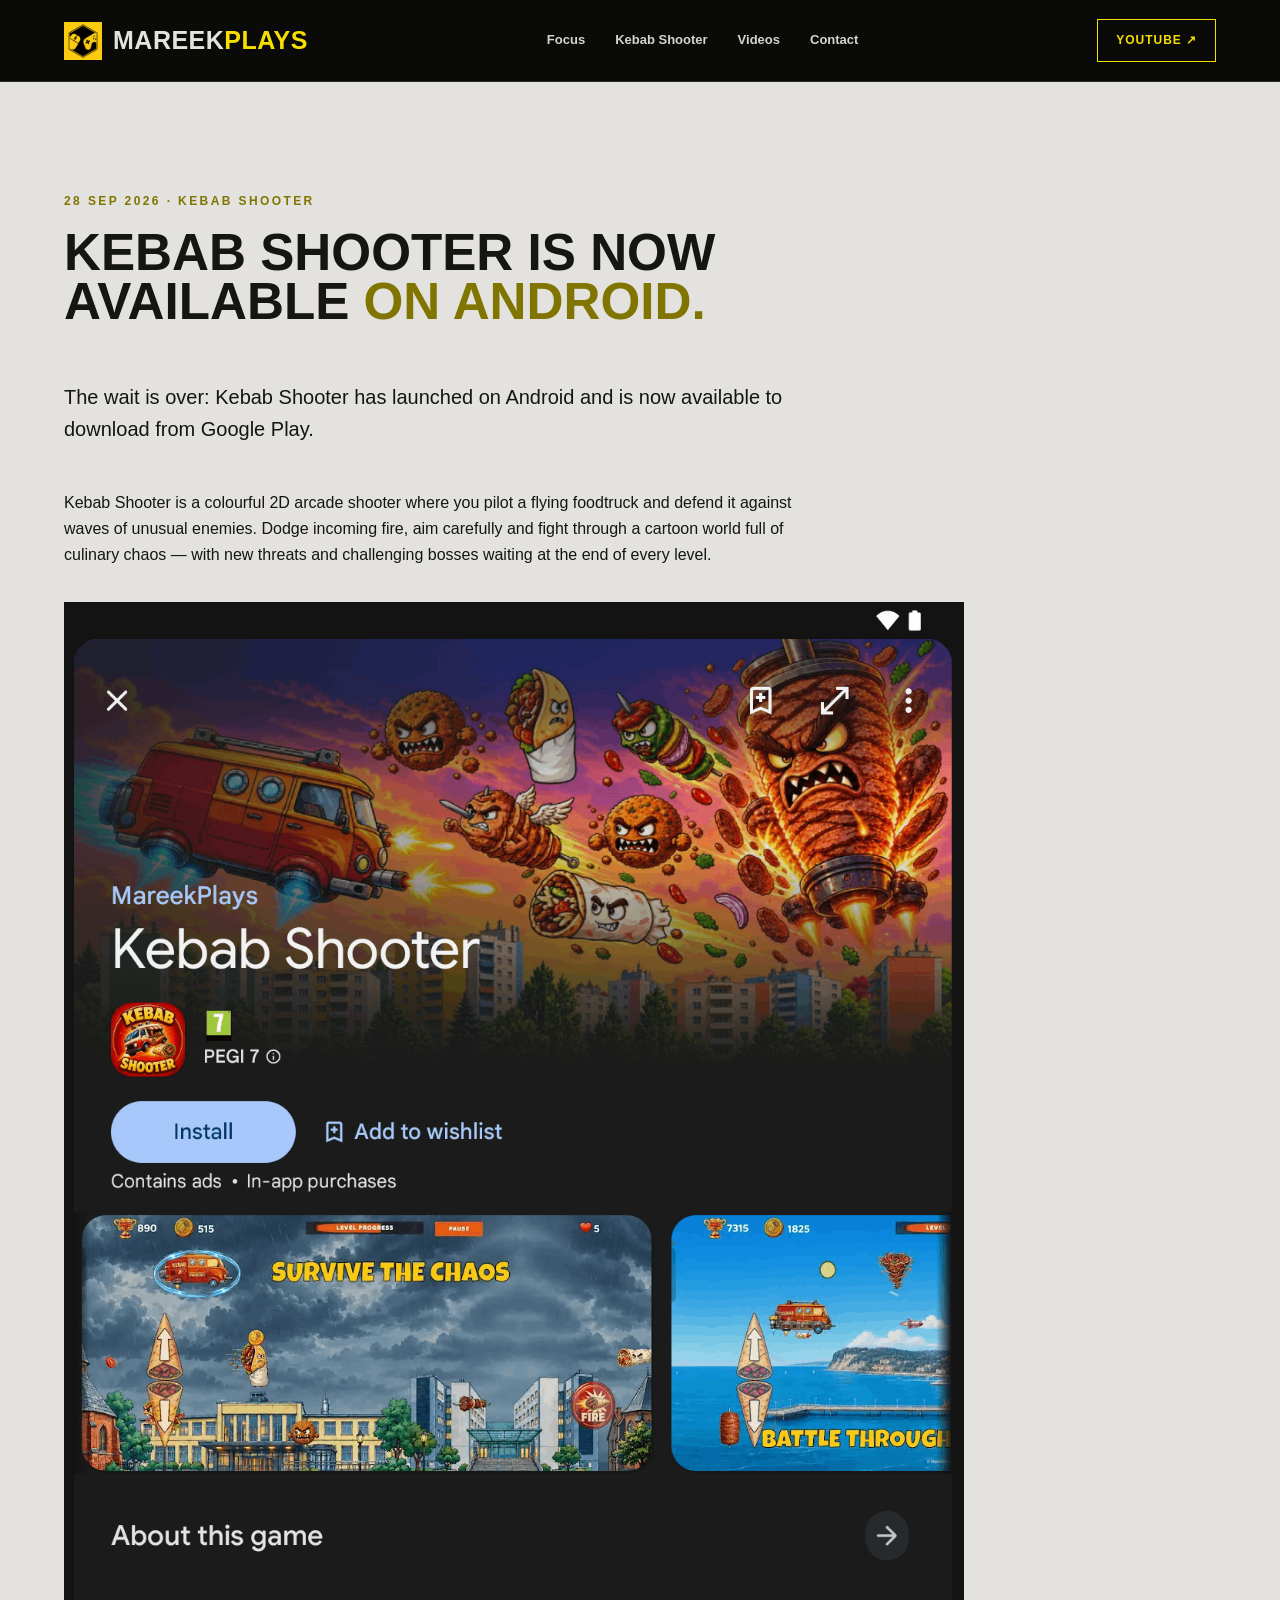
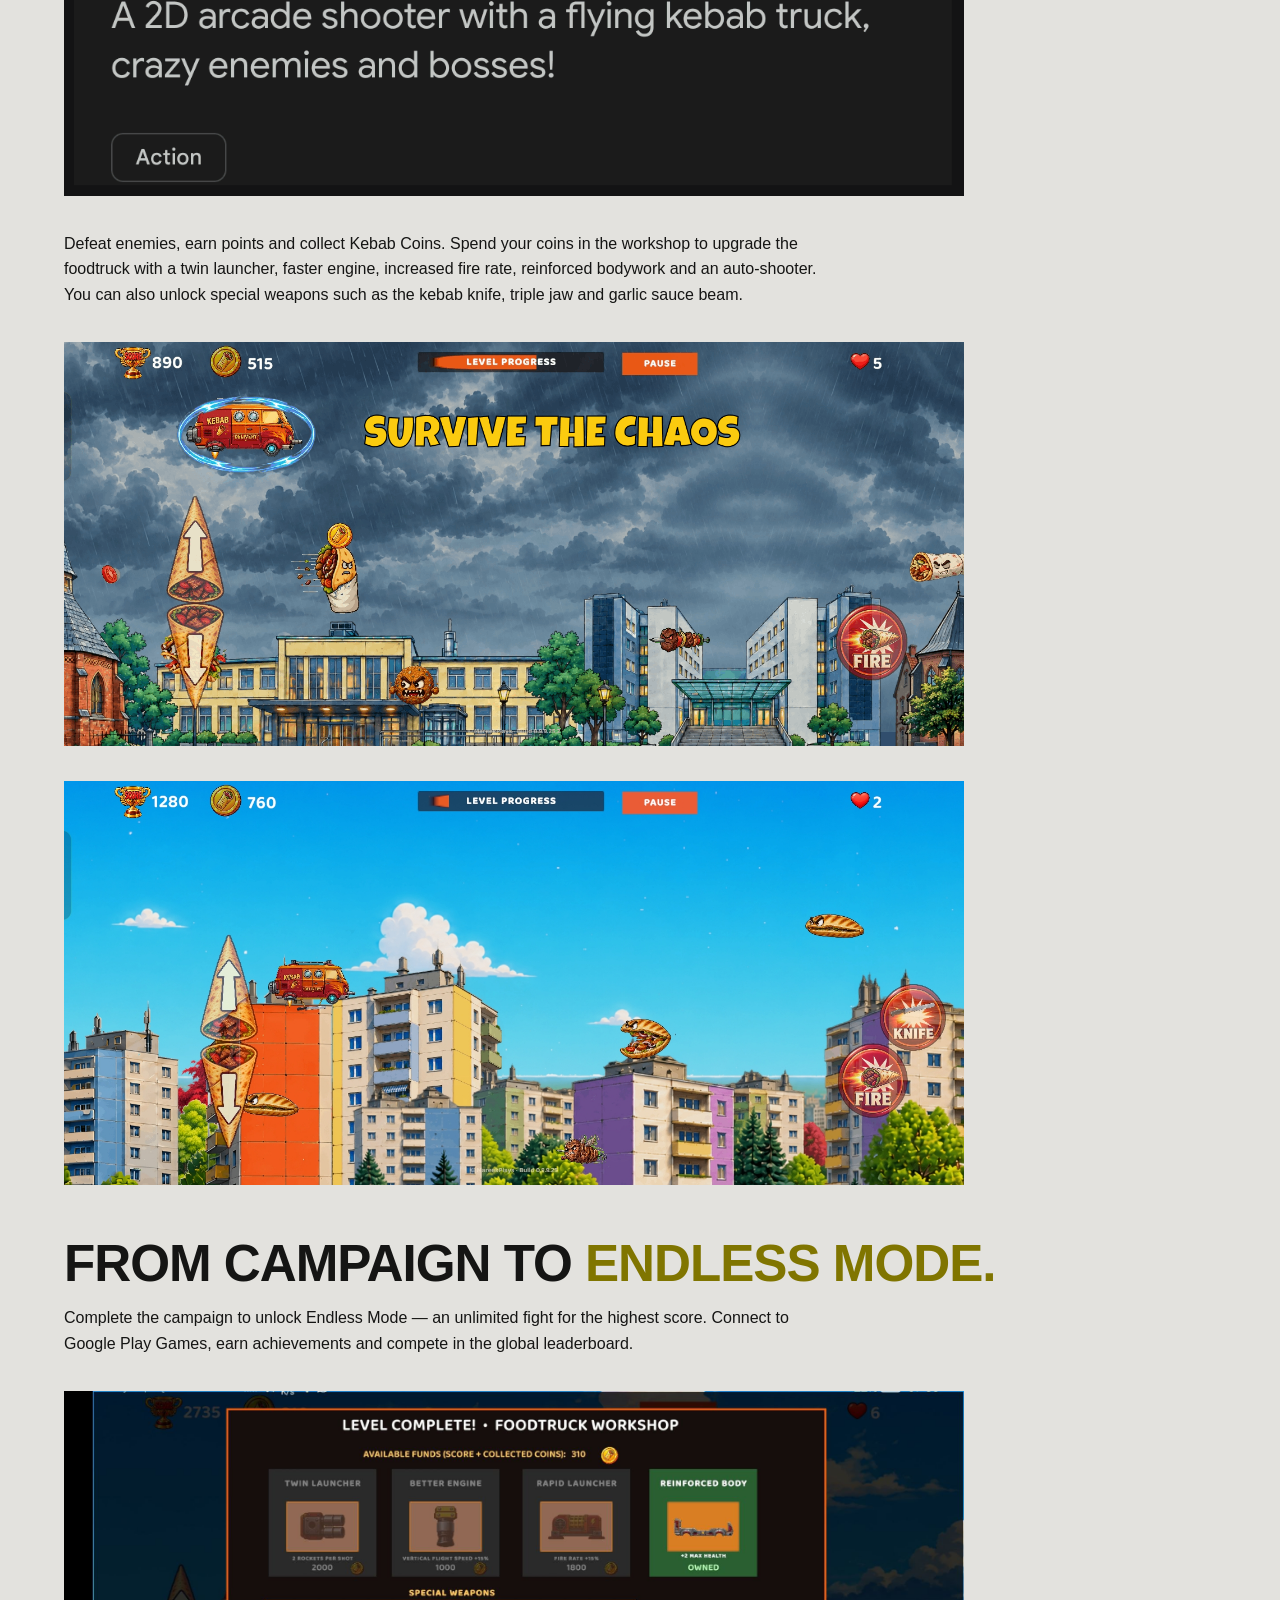
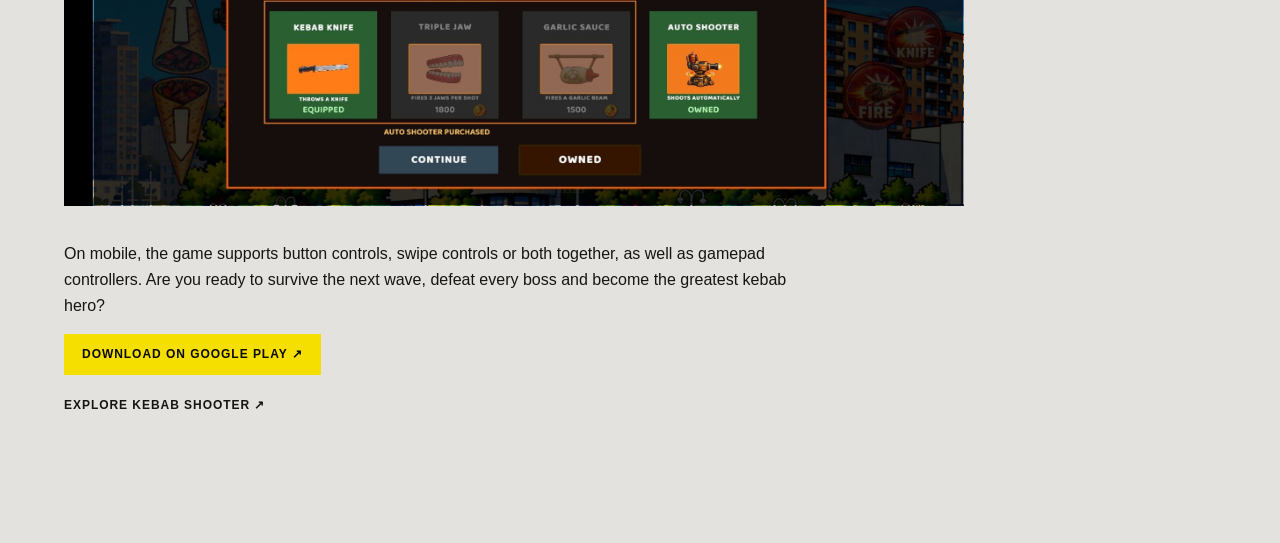
<file: news/android-release.html>
<!doctype html>
<html lang="en">
<head>
<meta charset="utf-8">
<meta name="viewport" content="width=device-width, initial-scale=1">
<meta name="description" content="Kebab Shooter is now available on Android. Download the colourful 2D arcade shooter from Google Play.">
<title>Kebab Shooter is now available on Android — MareekPlays</title>
<link rel="icon" href="../assets/images/avatar-yellow.jpg">
<link rel="canonical" href="https://mareekplays.com/news/android-release.html">
<link rel="alternate" hreflang="en" href="https://mareekplays.com/news/android-release.html">
<link rel="alternate" hreflang="pl" href="https://mareekplays.com/pl/news/android-release.html">
<link rel="alternate" hreflang="x-default" href="https://mareekplays.com/news/android-release.html">
<link rel="stylesheet" href="../css/style.css"><link rel="stylesheet" href="../css/contact.css"><link rel="stylesheet" href="../css/stage2.css">
</head>
<body>
<header class="site-header"><a class="brand" href="../index.html"><img src="../assets/images/avatar-yellow.jpg" alt="MareekPlays logo"><span>MAREEK<span>PLAYS</span></span></a><nav aria-label="Main navigation"><a href="../index.html#focus">Focus</a><a href="../index.html#kebab">Kebab Shooter</a><a href="../index.html#videos">Videos</a><a href="../index.html#contact">Contact</a></nav><a class="header-cta" href="https://www.youtube.com/@MareekPlays" target="_blank" rel="noreferrer">YouTube ↗</a></header>
<main class="article section-pad">
<p class="eyebrow">28 SEP 2026 · KEBAB SHOOTER</p>
<h1>Kebab Shooter is now available <span>on Android.</span></h1>
<p class="article-lead">The wait is over: Kebab Shooter has launched on Android and is now available to download from Google Play.</p>
<p>Kebab Shooter is a colourful 2D arcade shooter where you pilot a flying foodtruck and defend it against waves of unusual enemies. Dodge incoming fire, aim carefully and fight through a cartoon world full of culinary chaos — with new threats and challenging bosses waiting at the end of every level.</p>
<img src="../assets/images/kebab-android-release.png" alt="Kebab Shooter available to install on Google Play">
<p>Defeat enemies, earn points and collect Kebab Coins. Spend your coins in the workshop to upgrade the foodtruck with a twin launcher, faster engine, increased fire rate, reinforced bodywork and an auto-shooter. You can also unlock special weapons such as the kebab knife, triple jaw and garlic sauce beam.</p>
<img src="../assets/images/kebab-level-koszalin.png" alt="Kebab Shooter gameplay in the Koszalin level during a storm">
<img src="../assets/images/kebab-level-blocks.jpg" alt="Kebab Shooter gameplay among colourful apartment blocks">
<h2>From campaign to <span style="color:#807500">Endless Mode.</span></h2>
<p>Complete the campaign to unlock Endless Mode — an unlimited fight for the highest score. Connect to Google Play Games, earn achievements and compete in the global leaderboard.</p>
<img src="../assets/images/kebab-workshop-complete.jpg" alt="Kebab Shooter workshop with foodtruck upgrades and special weapons">
<p>On mobile, the game supports button controls, swipe controls or both together, as well as gamepad controllers. Are you ready to survive the next wave, defeat every boss and become the greatest kebab hero?</p>
<a class="button button-yellow" href="https://play.google.com/store/apps/details?id=com.mareekplays.kebabshooter" target="_blank" rel="noreferrer">Download on Google Play ↗</a>
<p><a class="text-link" href="../kebab-shooter.html">Explore Kebab Shooter ↗</a></p>
</main>
</body>
</html>
</file>
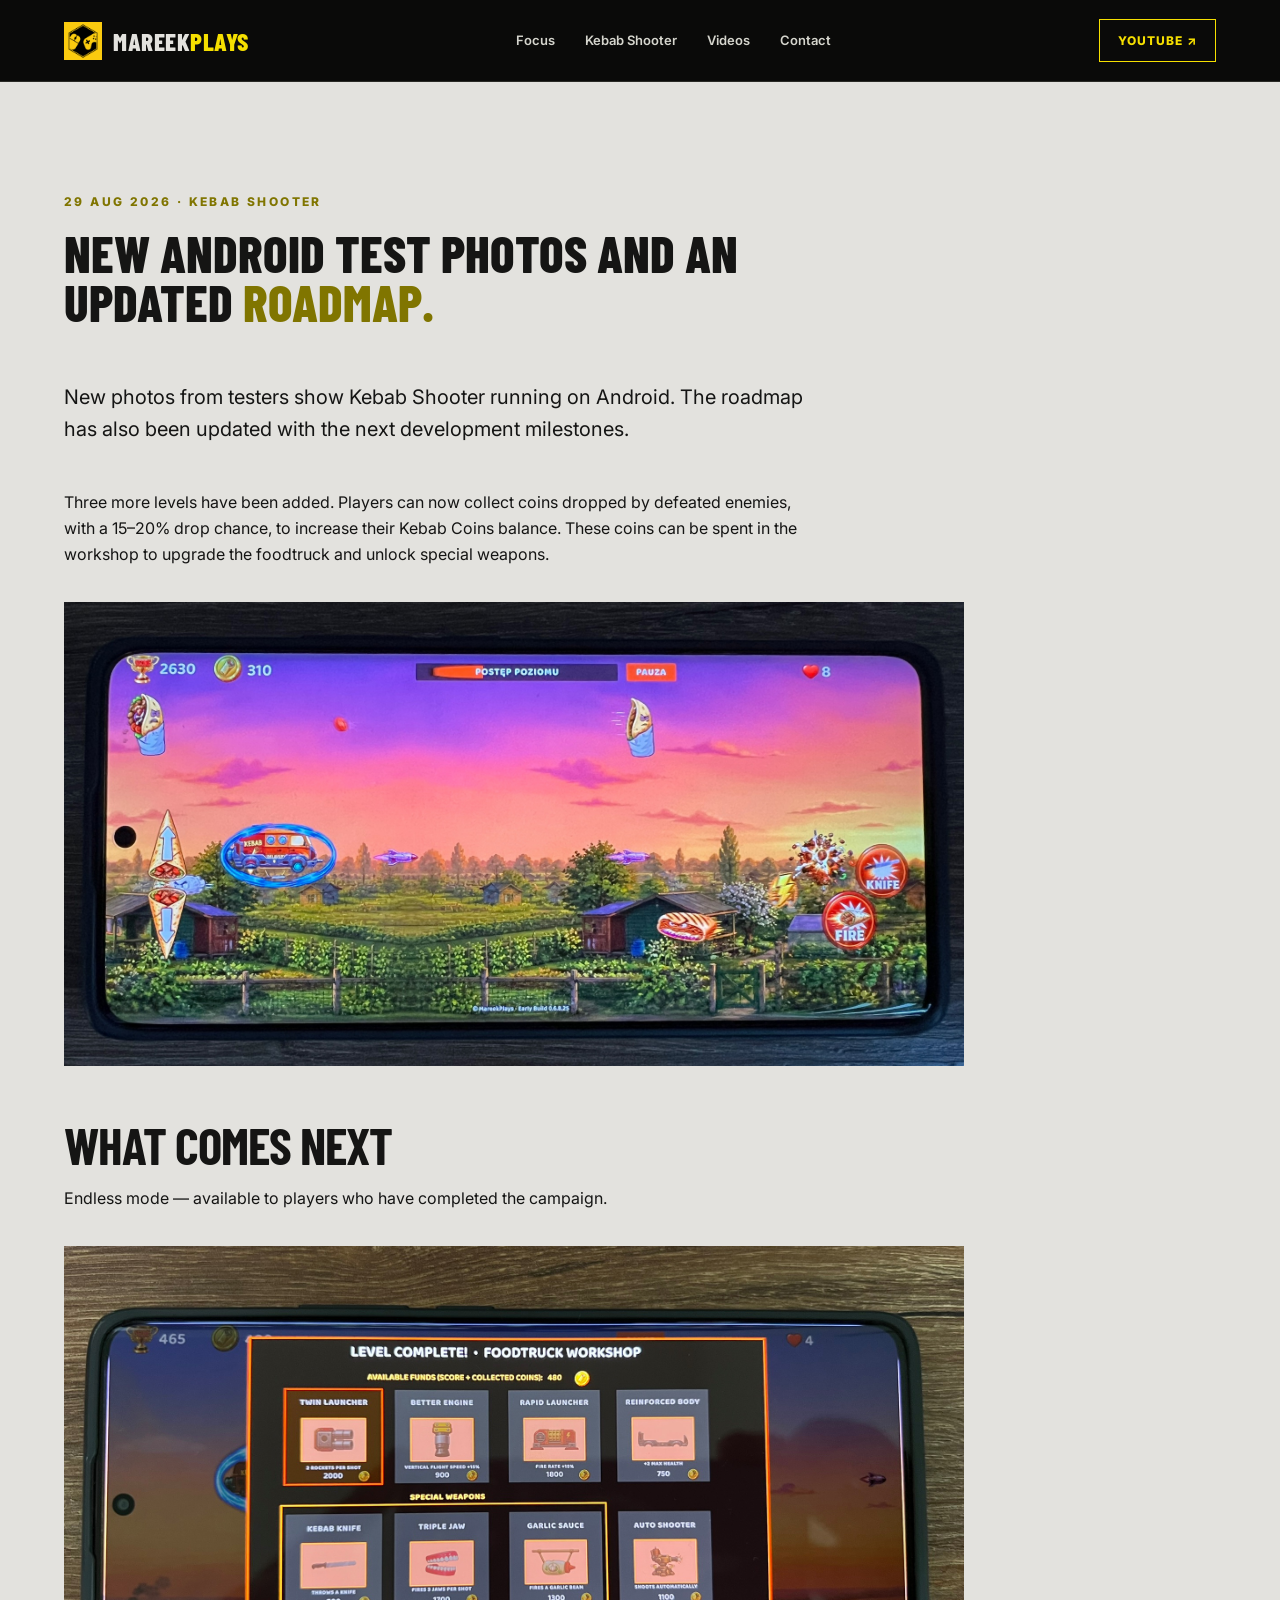
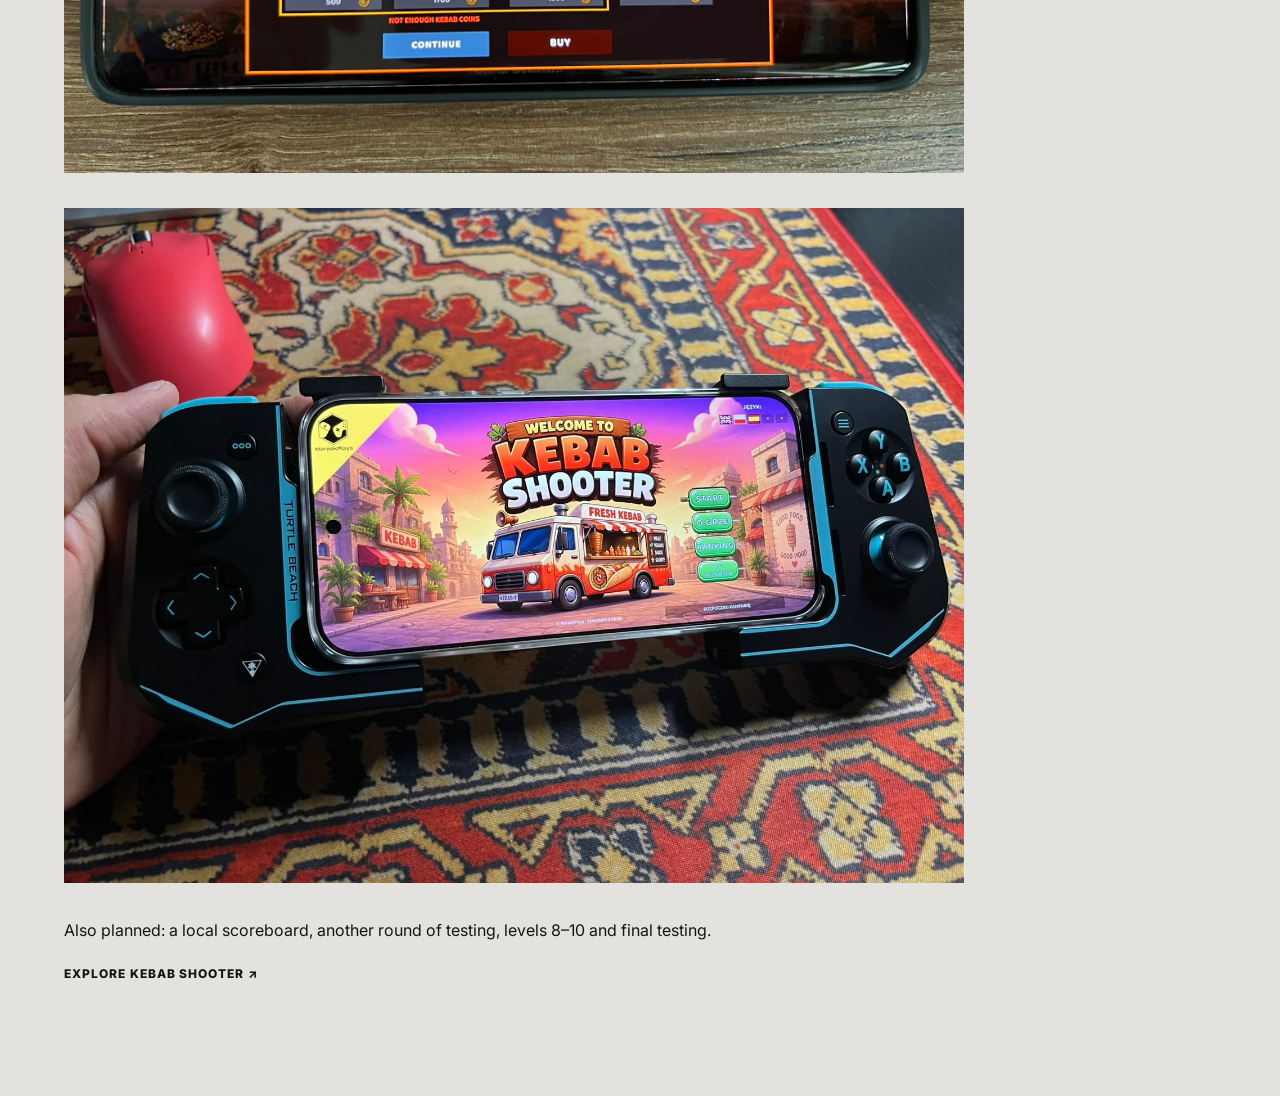
<file: news/android-tests-roadmap.html>
<!doctype html>
<html lang="en">
<head>
<meta charset="utf-8">
<meta name="viewport" content="width=device-width, initial-scale=1">
<meta name="description" content="New Android test photos and the updated Kebab Shooter development roadmap.">
<title>Android tests and roadmap — MareekPlays</title>
<link rel="icon" href="../assets/images/avatar-yellow.jpg">
<link rel="canonical" href="https://mareekplays.com/news/android-tests-roadmap.html">
<link rel="alternate" hreflang="en" href="https://mareekplays.com/news/android-tests-roadmap.html">
<link rel="alternate" hreflang="pl" href="https://mareekplays.com/pl/news/android-tests-roadmap.html">
<link rel="alternate" hreflang="x-default" href="https://mareekplays.com/news/android-tests-roadmap.html">
<link rel="stylesheet" href="../css/style.css">
<link rel="stylesheet" href="../css/contact.css">
<link rel="stylesheet" href="../css/stage2.css">
<link rel="preconnect" href="https://fonts.googleapis.com">
<link rel="preconnect" href="https://fonts.gstatic.com" crossorigin>
<link href="https://fonts.googleapis.com/css2?family=Barlow+Condensed:wght@600;700;800&amp;family=Inter:wght@400;500;600;700&amp;display=swap" rel="stylesheet">
</head>
<body>
<header class="site-header">
<a class="brand" href="../index.html">
<img src="../assets/images/avatar-yellow.jpg" alt="MareekPlays logo">
<span>MAREEK<span>PLAYS</span>
</span>
</a>
<nav aria-label="Main navigation">
<a href="../index.html#focus">Focus</a>
<a href="../index.html#kebab">Kebab Shooter</a>
<a href="../index.html#videos">Videos</a>
<a href="../index.html#contact">Contact</a>
</nav>
<a class="header-cta" href="https://www.youtube.com/@MareekPlays" target="_blank" rel="noreferrer">YouTube ↗</a>
</header>
<main class="article section-pad">
<p class="eyebrow">29 AUG 2026 · KEBAB SHOOTER</p>
<h1>New Android test photos and an updated <span>roadmap.</span>
</h1>
<p class="article-lead">New photos from testers show Kebab Shooter running on Android. The roadmap has also been updated with the next development milestones.</p>
<p>Three more levels have been added. Players can now collect coins dropped by defeated enemies, with a 15–20% drop chance, to increase their Kebab Coins balance. These coins can be spent in the workshop to upgrade the foodtruck and unlock special weapons.</p>
<img src="../assets/images/kebab-android-gameplay-tester.jpg" alt="Kebab Shooter gameplay on an Android phone during testing">
<h2>What comes next</h2>
<p>Endless mode — available to players who have completed the campaign.</p>
<img src="../assets/images/kebab-android-workshop.jpg" alt="Kebab Shooter foodtruck workshop upgrade screen on an Android phone">
<img src="../assets/images/kebab-android-controller.png" alt="Kebab Shooter running on an Android phone with a game controller">
<p>Also planned: a local scoreboard, another round of testing, levels 8–10 and final testing.</p>
<a class="text-link" href="../kebab-shooter.html">Explore Kebab Shooter ↗</a>
</main>
</body>
</html>
</file>
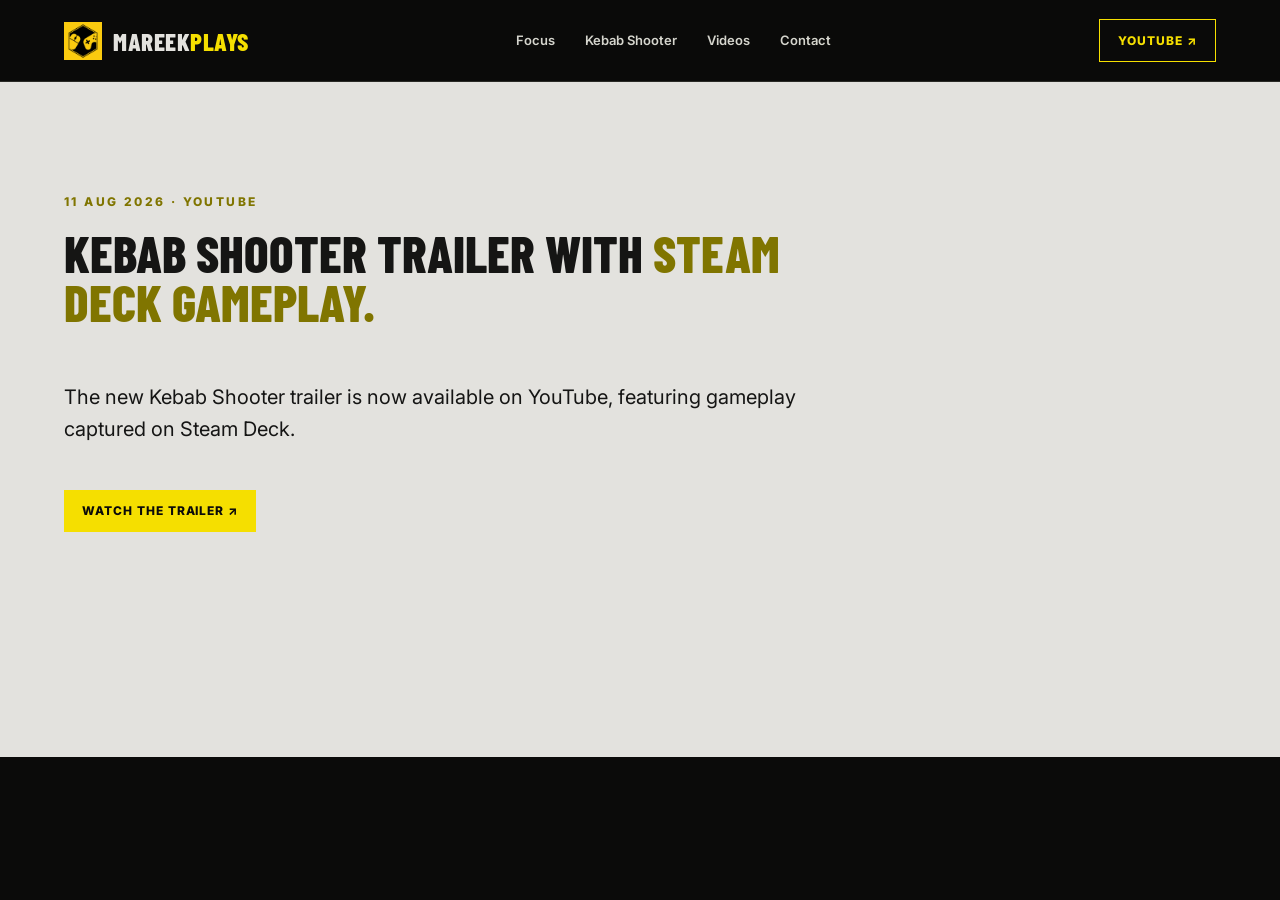
<file: news/steam-deck-trailer.html>
<!doctype html>
<html lang="en">
<head>
<meta charset="utf-8">
<meta name="viewport" content="width=device-width, initial-scale=1">
<meta name="description" content="The Kebab Shooter trailer with Steam Deck gameplay is now available on YouTube.">
<title>Kebab Shooter Steam Deck trailer — MareekPlays</title>
<link rel="icon" href="../assets/images/avatar-yellow.jpg">
<link rel="canonical" href="https://mareekplays.com/news/steam-deck-trailer.html">
<link rel="alternate" hreflang="en" href="https://mareekplays.com/news/steam-deck-trailer.html">
<link rel="alternate" hreflang="pl" href="https://mareekplays.com/pl/news/steam-deck-trailer.html">
<link rel="alternate" hreflang="x-default" href="https://mareekplays.com/news/steam-deck-trailer.html">
<link rel="stylesheet" href="../css/style.css">
<link rel="stylesheet" href="../css/contact.css">
<link rel="stylesheet" href="../css/stage2.css">
<link rel="preconnect" href="https://fonts.googleapis.com">
<link rel="preconnect" href="https://fonts.gstatic.com" crossorigin>
<link href="https://fonts.googleapis.com/css2?family=Barlow+Condensed:wght@600;700;800&amp;family=Inter:wght@400;500;600;700&amp;display=swap" rel="stylesheet">
</head>
<body>
<header class="site-header">
<a class="brand" href="../index.html">
<img src="../assets/images/avatar-yellow.jpg" alt="MareekPlays logo">
<span>MAREEK<span>PLAYS</span>
</span>
</a>
<nav aria-label="Main navigation">
<a href="../index.html#focus">Focus</a>
<a href="../index.html#kebab">Kebab Shooter</a>
<a href="../index.html#videos">Videos</a>
<a href="../index.html#contact">Contact</a>
</nav>
<a class="header-cta" href="https://www.youtube.com/@MareekPlays" target="_blank" rel="noreferrer">YouTube ↗</a>
</header>
<main class="article section-pad">
<p class="eyebrow">11 AUG 2026 · YOUTUBE</p>
<h1>Kebab Shooter trailer with <span>Steam Deck gameplay.</span>
</h1>
<p class="article-lead">The new Kebab Shooter trailer is now available on YouTube, featuring gameplay captured on Steam Deck.</p>
<a class="button button-yellow" href="https://youtu.be/QDd8x8aXPLo" target="_blank" rel="noreferrer">Watch the trailer ↗</a>
</main>
</body>
</html>
</file>
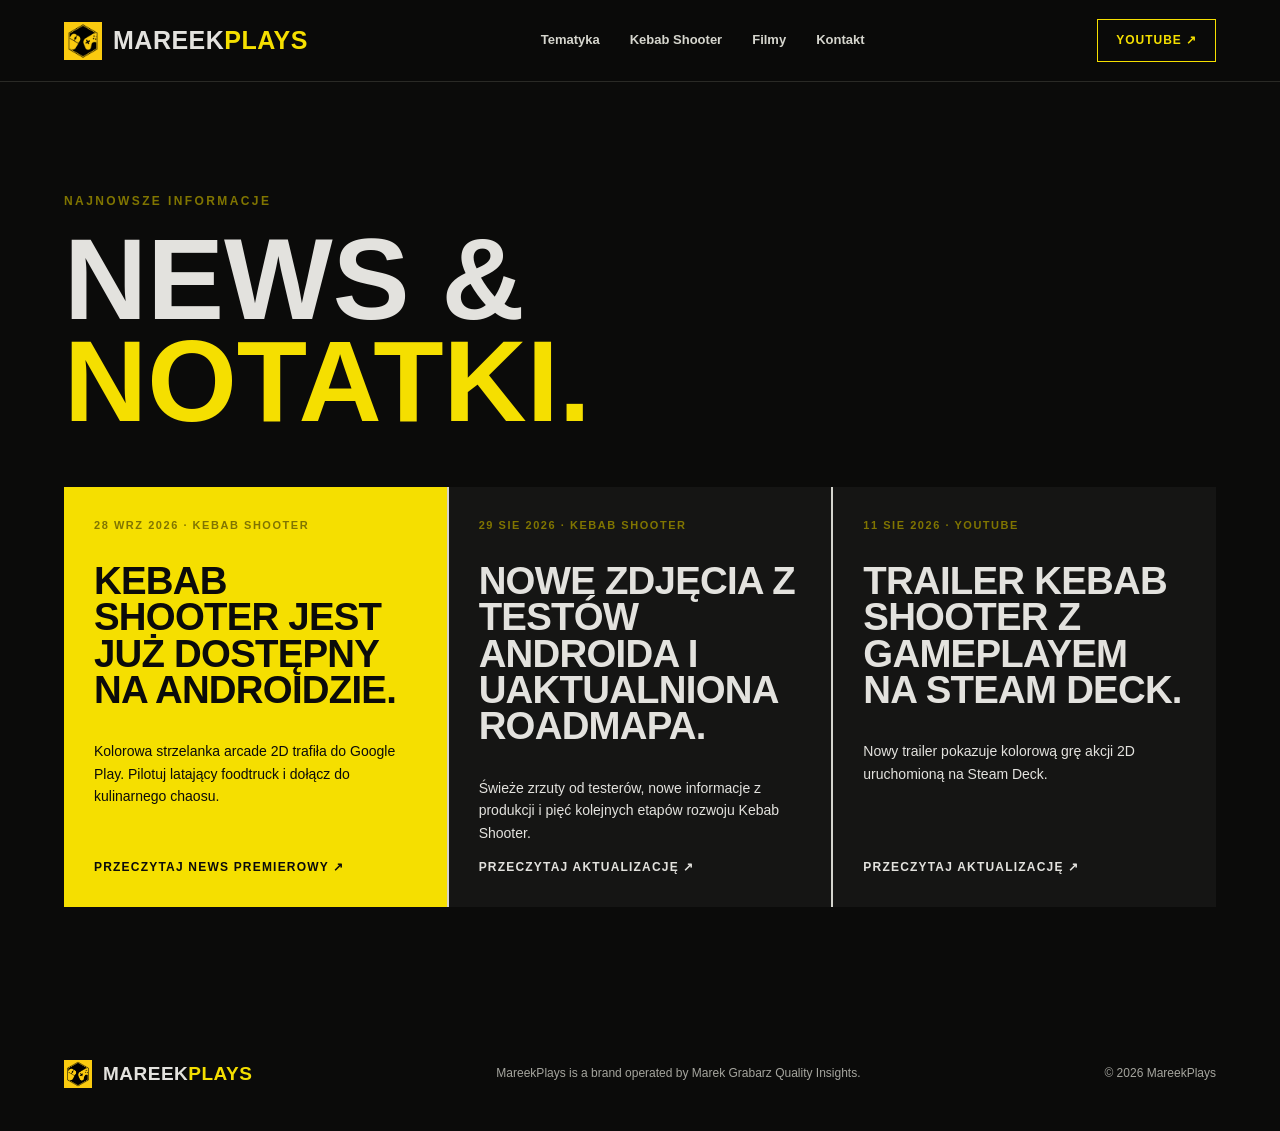
<file: pl/news.html>
<!doctype html>
<html lang="pl">
<head>
  <meta charset="utf-8"><meta name="viewport" content="width=device-width, initial-scale=1">
  <meta name="description" content="Najnowsze informacje MareekPlays o tworzeniu Kebab Shooter, testach Androida i nowych filmach na YouTube.">
  <title>News — MareekPlays</title>
  <meta property="og:type" content="website"><meta property="og:site_name" content="MareekPlays"><meta property="og:title" content="News — MareekPlays"><meta property="og:description" content="Najnowsze informacje o rozwoju Kebab Shooter, testach Androida i nowych materiałach MareekPlays."><meta property="og:url" content="https://mareekplays.com/pl/news.html"><meta property="og:image" content="https://mareekplays.com/assets/images/kebab-android-gameplay-tester.jpg"><meta property="og:image:alt" content="Gameplay Kebab Shooter na Androidzie podczas testów"><meta name="twitter:card" content="summary_large_image"><meta name="twitter:title" content="News — MareekPlays"><meta name="twitter:description" content="Najnowsze informacje o rozwoju Kebab Shooter, testach Androida i nowych materiałach MareekPlays."><meta name="twitter:image" content="https://mareekplays.com/assets/images/kebab-android-gameplay-tester.jpg">
  <link rel="icon" href="../assets/images/avatar-yellow.jpg" type="image/jpeg">
  <link rel="canonical" href="https://mareekplays.com/pl/news.html"><link rel="alternate" hreflang="en" href="https://mareekplays.com/news.html"><link rel="alternate" hreflang="pl" href="https://mareekplays.com/pl/news.html"><link rel="alternate" hreflang="x-default" href="https://mareekplays.com/news.html">
  <link rel="stylesheet" href="../css/style.css"><link rel="stylesheet" href="../css/contact.css"><link rel="stylesheet" href="../css/stage2.css">
</head>
<body>
  <header class="site-header"><a class="brand" href="index.html"><img src="../assets/images/avatar-yellow.jpg" alt="MareekPlays logo"><span>MAREEK<span>PLAYS</span></span></a><nav aria-label="Main navigation"><a href="index.html#focus">Tematyka</a><a href="index.html#kebab">Kebab Shooter</a><a href="index.html#videos">Filmy</a><a href="index.html#contact">Kontakt</a></nav><a class="header-cta" href="https://www.youtube.com/@MareekPlays" target="_blank" rel="noreferrer">YouTube ↗</a></header>
  <main class="news-page section-pad"><p class="eyebrow">NAJNOWSZE INFORMACJE</p><h1>News &amp;<br><span>notatki.</span></h1><div class="news-grid"><article class="news-card"><p class="news-date">28 WRZ 2026 · KEBAB SHOOTER</p><h2>Kebab Shooter jest już dostępny na Androidzie.</h2><p>Kolorowa strzelanka arcade 2D trafiła do Google Play. Pilotuj latający foodtruck i dołącz do kulinarnego chaosu.</p><a href="news/android-release.html">Przeczytaj news premierowy ↗</a></article><article class="news-card"><p class="news-date">29 SIE 2026 · KEBAB SHOOTER</p><h2>Nowe zdjęcia z testów Androida i uaktualniona roadmapa.</h2><p>Świeże zrzuty od testerów, nowe informacje z produkcji i pięć kolejnych etapów rozwoju Kebab Shooter.</p><a href="news/android-tests-roadmap.html">Przeczytaj aktualizację ↗</a></article><article class="news-card"><p class="news-date">11 SIE 2026 · YOUTUBE</p><h2>Trailer Kebab Shooter z gameplayem na Steam Deck.</h2><p>Nowy trailer pokazuje kolorową grę akcji 2D uruchomioną na Steam Deck.</p><a href="news/steam-deck-trailer.html">Przeczytaj aktualizację ↗</a></article></div></main>
  <footer><div class="brand footer-brand"><img src="../assets/images/avatar-yellow.jpg" alt=""><span>MAREEK<span>PLAYS</span></span></div><p>MareekPlays is a brand operated by Marek Grabarz Quality Insights.</p><small>© 2026 MareekPlays</small></footer>
</body>
</html>
</file>
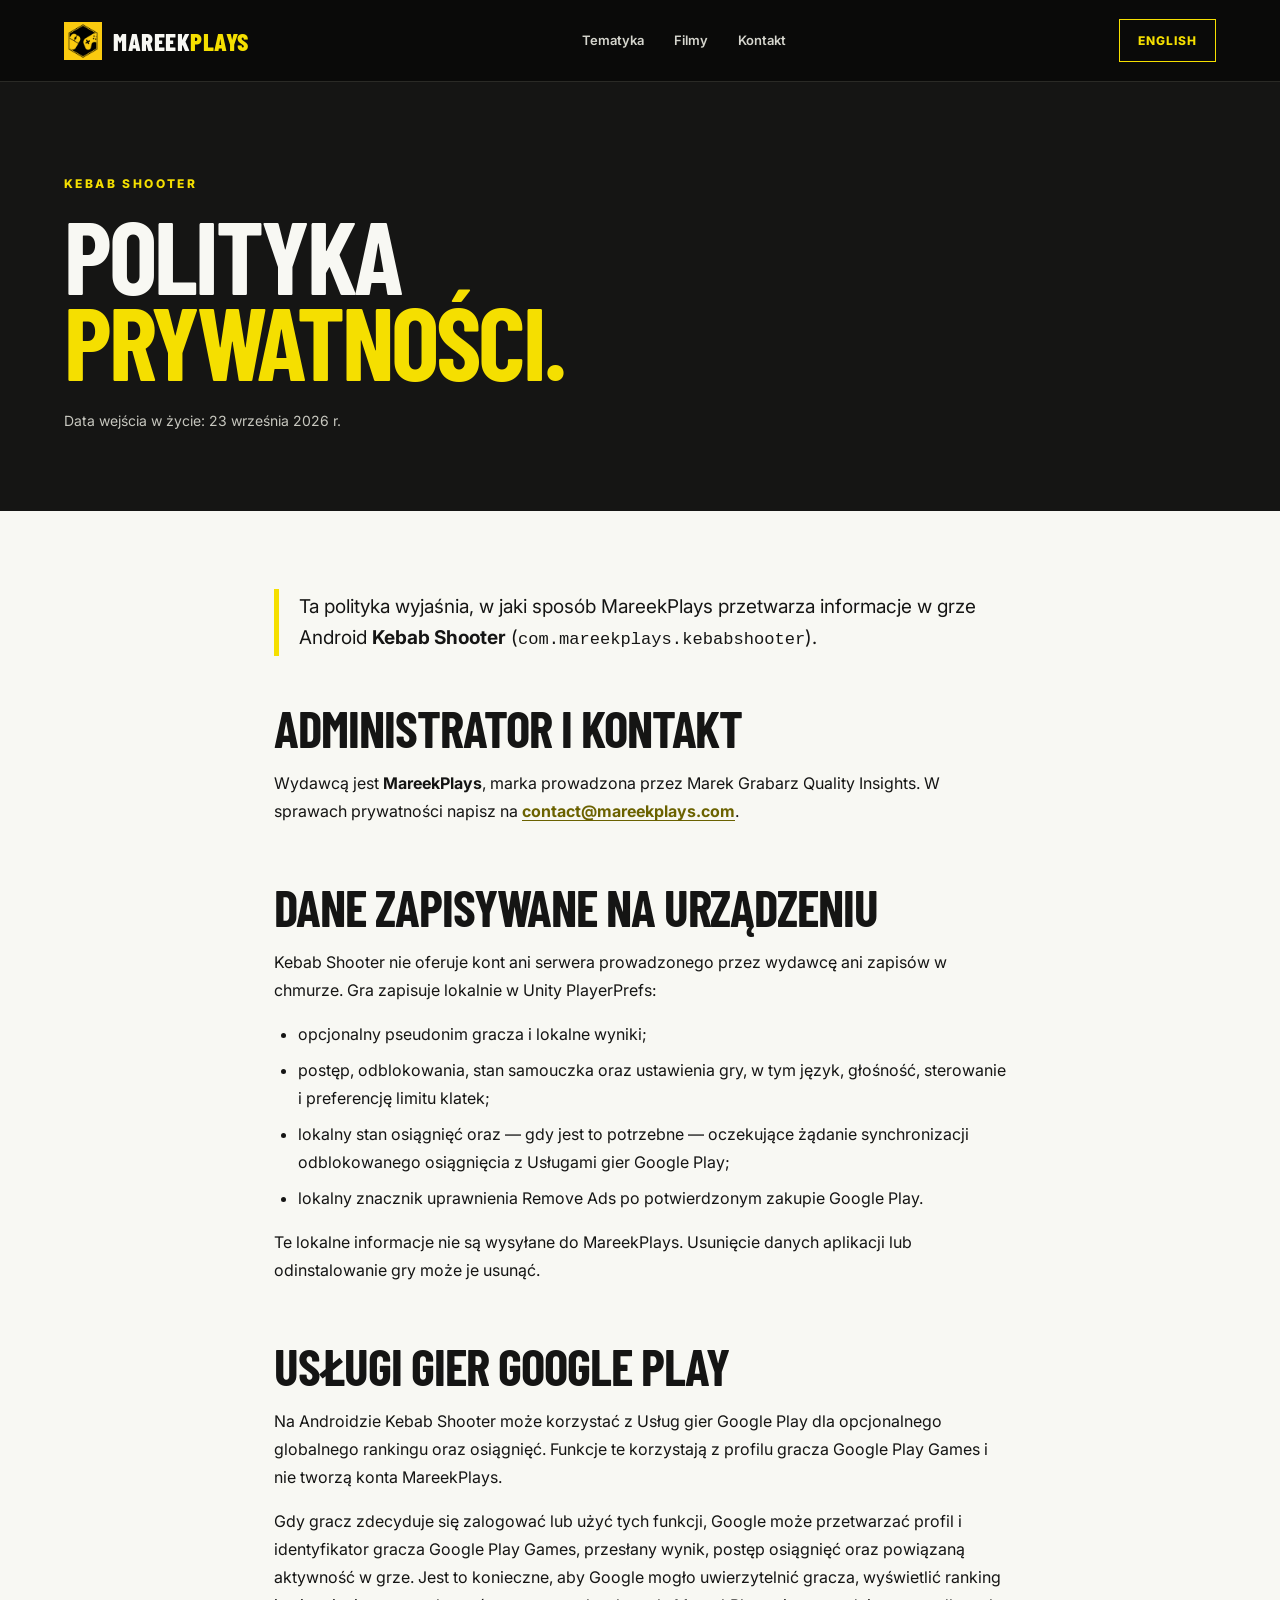
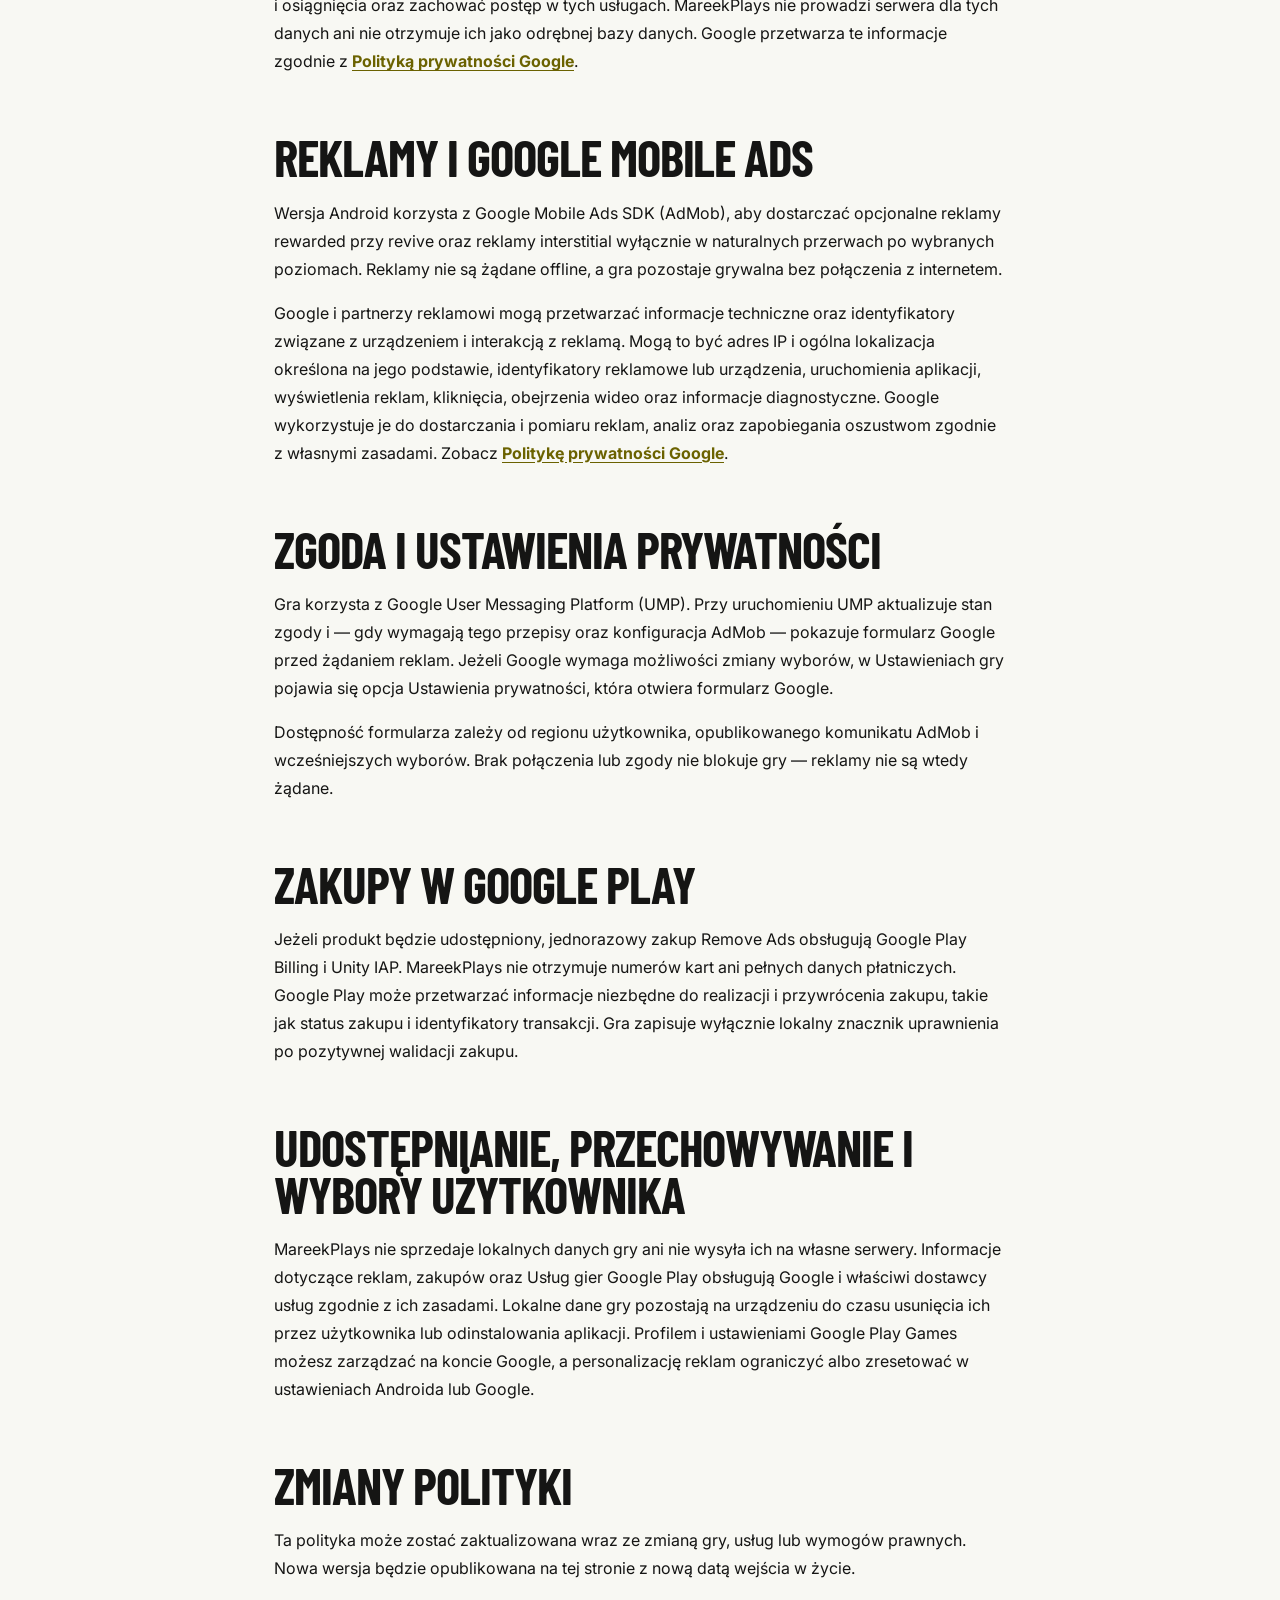
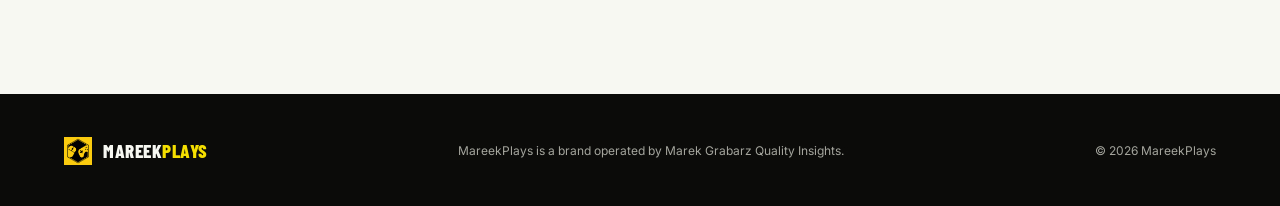
<file: pl/privacy-policy.html>
<!doctype html>
<html lang="pl">
<head>
  <meta charset="utf-8">
  <meta name="viewport" content="width=device-width, initial-scale=1">
  <meta name="description" content="Polityka prywatności gry Kebab Shooter od MareekPlays.">
  <title>Polityka prywatności — Kebab Shooter | MareekPlays</title>
  <link rel="icon" href="../assets/images/avatar-yellow.jpg" type="image/jpeg">
  <link rel="canonical" href="https://mareekplays.com/pl/privacy-policy.html">
  <link rel="alternate" hreflang="en" href="https://mareekplays.com/privacy-policy.html">
  <link rel="alternate" hreflang="pl" href="https://mareekplays.com/pl/privacy-policy.html">
  <link rel="alternate" hreflang="x-default" href="https://mareekplays.com/privacy-policy.html">
  <link rel="preconnect" href="https://fonts.googleapis.com"><link rel="preconnect" href="https://fonts.gstatic.com" crossorigin>
  <link href="https://fonts.googleapis.com/css2?family=Barlow+Condensed:wght@600;700;800&amp;family=Inter:wght@400;500;600;700&amp;display=swap" rel="stylesheet">
  <link rel="stylesheet" href="../css/style.css"><link rel="stylesheet" href="../css/policy.css">
</head>
<body>
  <header class="site-header"><a class="brand" href="index.html"><img src="../assets/images/avatar-yellow.jpg" alt="Logo MareekPlays"><span>MAREEK<span>PLAYS</span></span></a><nav aria-label="Główna nawigacja"><a href="index.html#focus">Tematyka</a><a href="index.html#videos">Filmy</a><a href="index.html#contact">Kontakt</a></nav><a class="header-cta" href="../privacy-policy.html">English</a></header>
  <main class="policy-page">
    <section class="policy-hero"><p class="eyebrow">KEBAB SHOOTER</p><h1>Polityka<br><span>prywatności.</span></h1><p>Data wejścia w życie: 23 września 2026 r.</p></section>
    <article class="policy-shell">
      <p class="policy-lead">Ta polityka wyjaśnia, w jaki sposób MareekPlays przetwarza informacje w grze Android <strong>Kebab Shooter</strong> (<code>com.mareekplays.kebabshooter</code>).</p>

      <h2>Administrator i kontakt</h2>
      <p>Wydawcą jest <strong>MareekPlays</strong>, marka prowadzona przez Marek Grabarz Quality Insights. W sprawach prywatności napisz na <a href="mailto:contact@mareekplays.com">contact@mareekplays.com</a>.</p>

      <h2>Dane zapisywane na urządzeniu</h2>
      <p>Kebab Shooter nie oferuje kont ani serwera prowadzonego przez wydawcę ani zapisów w chmurze. Gra zapisuje lokalnie w Unity PlayerPrefs:</p>
      <ul>
        <li>opcjonalny pseudonim gracza i lokalne wyniki;</li>
        <li>postęp, odblokowania, stan samouczka oraz ustawienia gry, w tym język, głośność, sterowanie i preferencję limitu klatek;</li>
        <li>lokalny stan osiągnięć oraz — gdy jest to potrzebne — oczekujące żądanie synchronizacji odblokowanego osiągnięcia z Usługami gier Google Play;</li>
        <li>lokalny znacznik uprawnienia Remove Ads po potwierdzonym zakupie Google Play.</li>
      </ul>
      <p>Te lokalne informacje nie są wysyłane do MareekPlays. Usunięcie danych aplikacji lub odinstalowanie gry może je usunąć.</p>

      <h2>Usługi gier Google Play</h2>
      <p>Na Androidzie Kebab Shooter może korzystać z Usług gier Google Play dla opcjonalnego globalnego rankingu oraz osiągnięć. Funkcje te korzystają z profilu gracza Google Play Games i nie tworzą konta MareekPlays.</p>
      <p>Gdy gracz zdecyduje się zalogować lub użyć tych funkcji, Google może przetwarzać profil i identyfikator gracza Google Play Games, przesłany wynik, postęp osiągnięć oraz powiązaną aktywność w grze. Jest to konieczne, aby Google mogło uwierzytelnić gracza, wyświetlić ranking i osiągnięcia oraz zachować postęp w tych usługach. MareekPlays nie prowadzi serwera dla tych danych ani nie otrzymuje ich jako odrębnej bazy danych. Google przetwarza te informacje zgodnie z <a href="https://policies.google.com/privacy" target="_blank" rel="noreferrer">Polityką prywatności Google</a>.</p>

      <h2>Reklamy i Google Mobile Ads</h2>
      <p>Wersja Android korzysta z Google Mobile Ads SDK (AdMob), aby dostarczać opcjonalne reklamy rewarded przy revive oraz reklamy interstitial wyłącznie w naturalnych przerwach po wybranych poziomach. Reklamy nie są żądane offline, a gra pozostaje grywalna bez połączenia z internetem.</p>
      <p>Google i partnerzy reklamowi mogą przetwarzać informacje techniczne oraz identyfikatory związane z urządzeniem i interakcją z reklamą. Mogą to być adres IP i ogólna lokalizacja określona na jego podstawie, identyfikatory reklamowe lub urządzenia, uruchomienia aplikacji, wyświetlenia reklam, kliknięcia, obejrzenia wideo oraz informacje diagnostyczne. Google wykorzystuje je do dostarczania i pomiaru reklam, analiz oraz zapobiegania oszustwom zgodnie z własnymi zasadami. Zobacz <a href="https://policies.google.com/privacy" target="_blank" rel="noreferrer">Politykę prywatności Google</a>.</p>

      <h2>Zgoda i ustawienia prywatności</h2>
      <p>Gra korzysta z Google User Messaging Platform (UMP). Przy uruchomieniu UMP aktualizuje stan zgody i — gdy wymagają tego przepisy oraz konfiguracja AdMob — pokazuje formularz Google przed żądaniem reklam. Jeżeli Google wymaga możliwości zmiany wyborów, w Ustawieniach gry pojawia się opcja Ustawienia prywatności, która otwiera formularz Google.</p>
      <p>Dostępność formularza zależy od regionu użytkownika, opublikowanego komunikatu AdMob i wcześniejszych wyborów. Brak połączenia lub zgody nie blokuje gry — reklamy nie są wtedy żądane.</p>

      <h2>Zakupy w Google Play</h2>
      <p>Jeżeli produkt będzie udostępniony, jednorazowy zakup Remove Ads obsługują Google Play Billing i Unity IAP. MareekPlays nie otrzymuje numerów kart ani pełnych danych płatniczych. Google Play może przetwarzać informacje niezbędne do realizacji i przywrócenia zakupu, takie jak status zakupu i identyfikatory transakcji. Gra zapisuje wyłącznie lokalny znacznik uprawnienia po pozytywnej walidacji zakupu.</p>

      <h2>Udostępnianie, przechowywanie i wybory użytkownika</h2>
      <p>MareekPlays nie sprzedaje lokalnych danych gry ani nie wysyła ich na własne serwery. Informacje dotyczące reklam, zakupów oraz Usług gier Google Play obsługują Google i właściwi dostawcy usług zgodnie z ich zasadami. Lokalne dane gry pozostają na urządzeniu do czasu usunięcia ich przez użytkownika lub odinstalowania aplikacji. Profilem i ustawieniami Google Play Games możesz zarządzać na koncie Google, a personalizację reklam ograniczyć albo zresetować w ustawieniach Androida lub Google.</p>

      <h2>Zmiany polityki</h2>
      <p>Ta polityka może zostać zaktualizowana wraz ze zmianą gry, usług lub wymogów prawnych. Nowa wersja będzie opublikowana na tej stronie z nową datą wejścia w życie.</p>
    </article>
  </main>
  <footer><div class="brand footer-brand"><img src="../assets/images/avatar-yellow.jpg" alt=""><span>MAREEK<span>PLAYS</span></span></div><p>MareekPlays is a brand operated by Marek Grabarz Quality Insights.</p><small>© 2026 MareekPlays</small></footer>
</body>
</html>
</file>
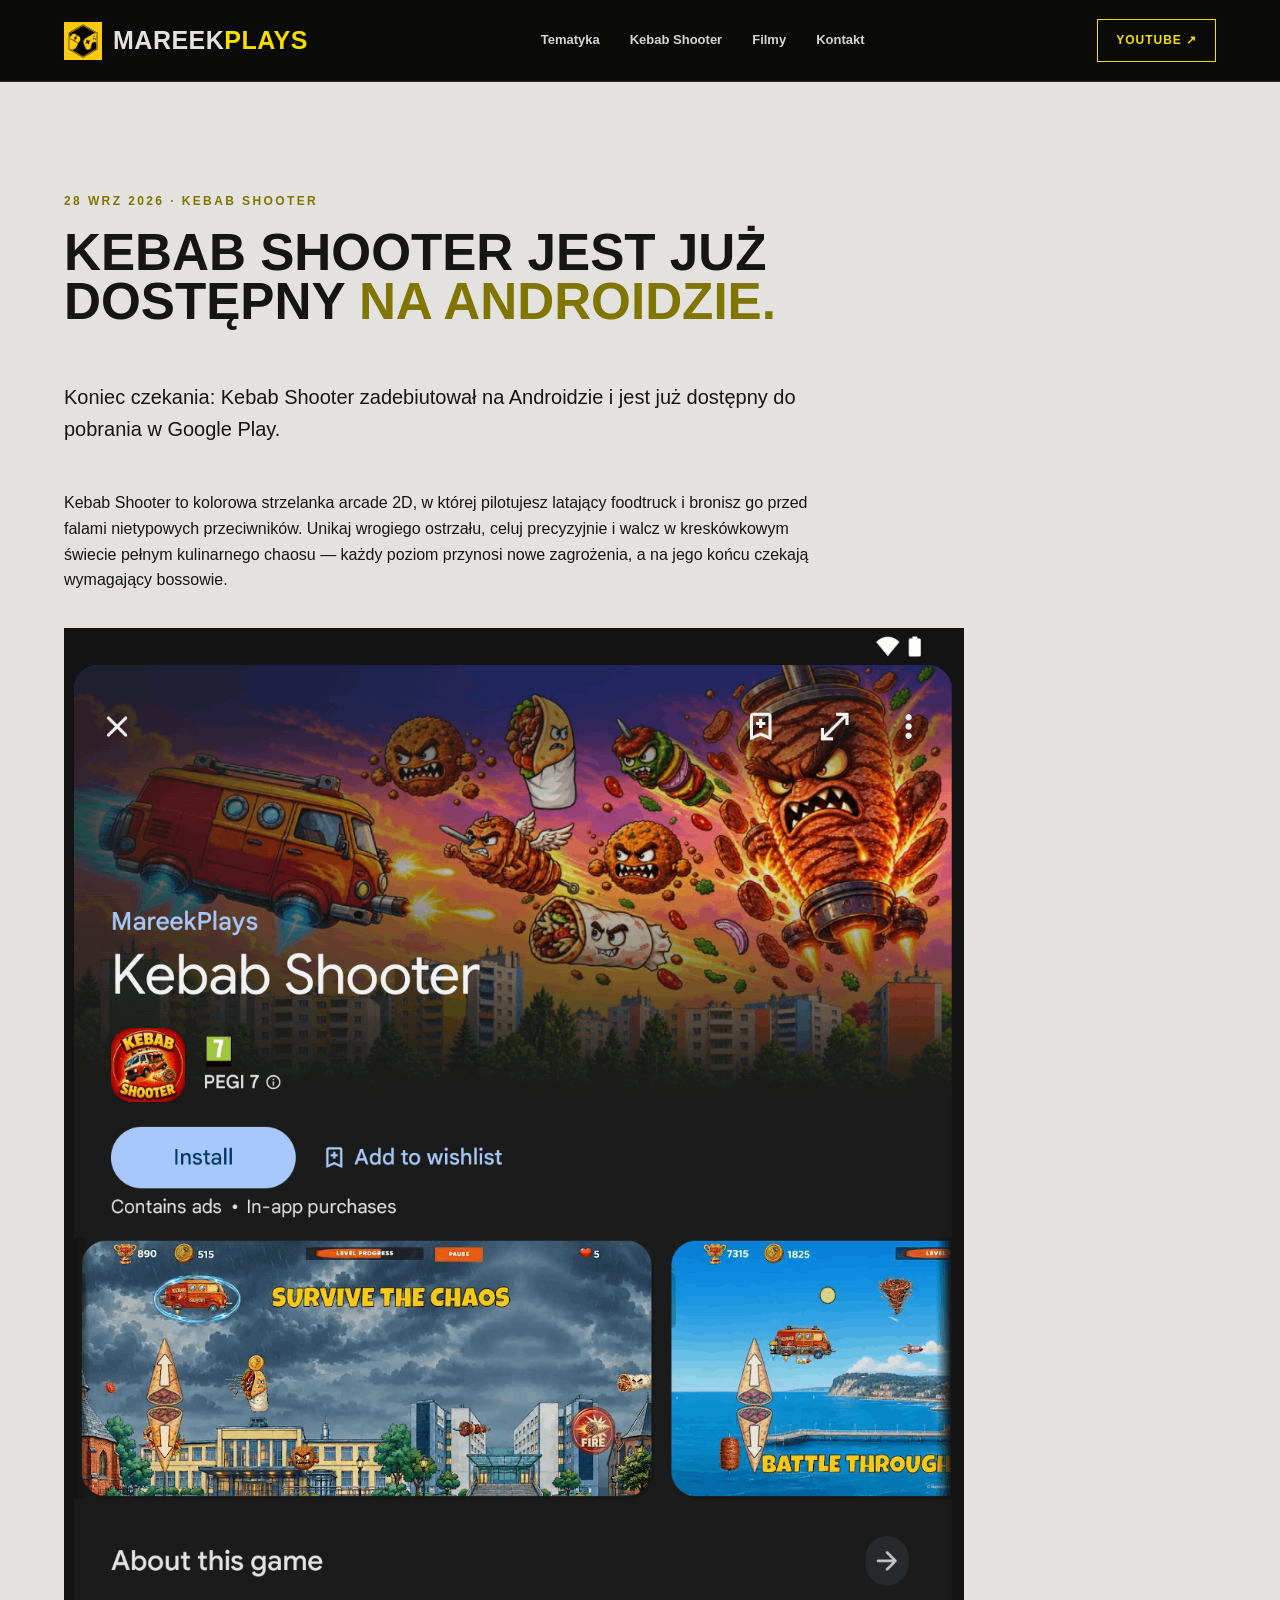
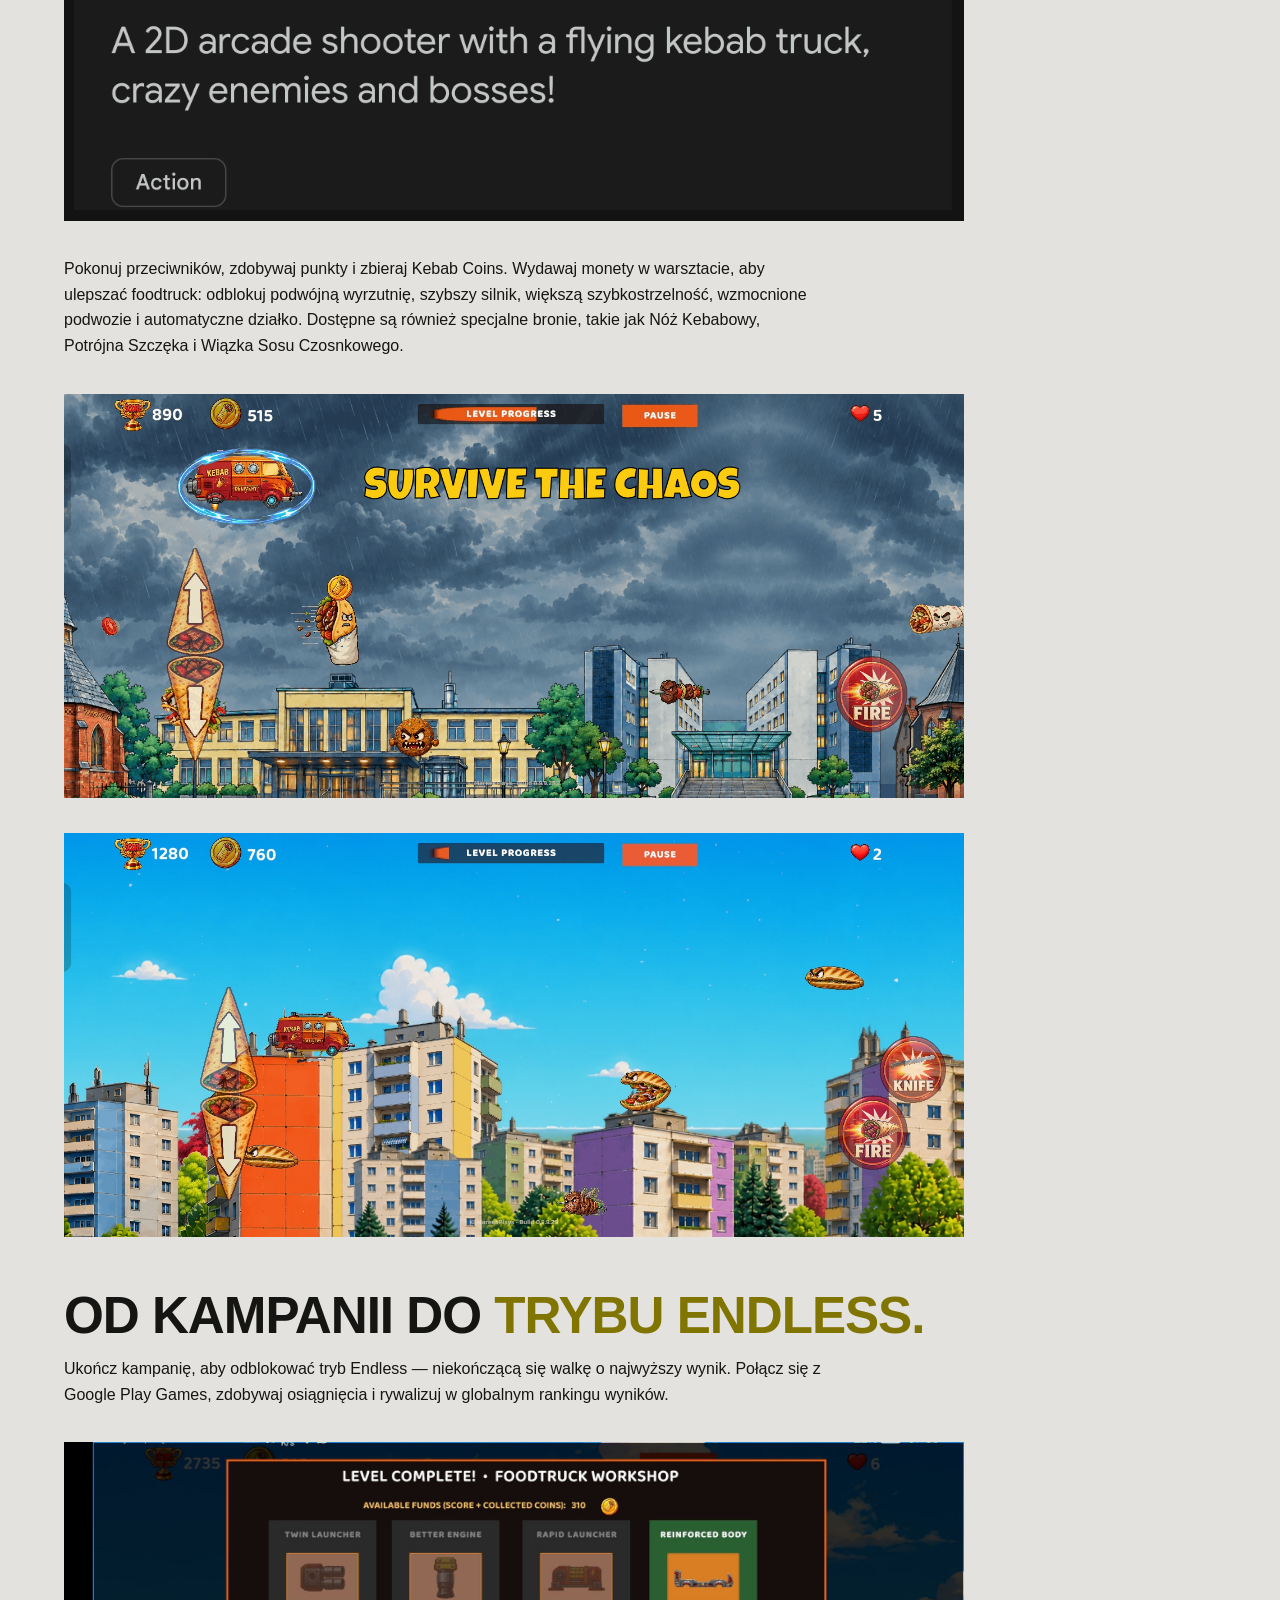
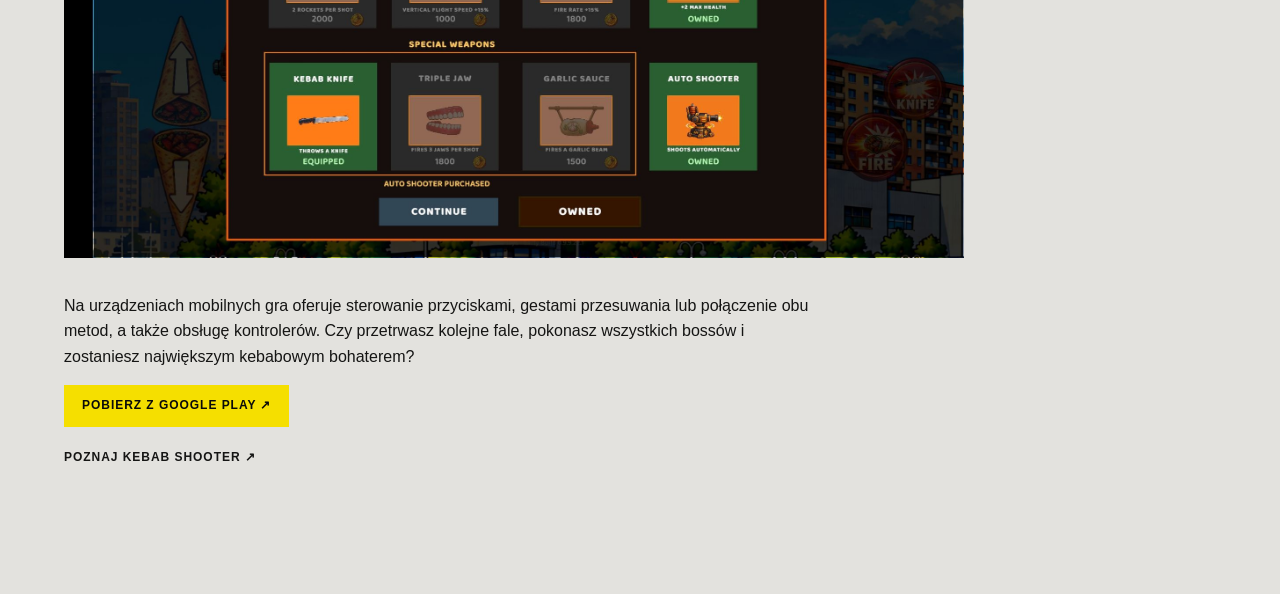
<file: pl/news/android-release.html>
<!doctype html>
<html lang="pl">
<head>
<meta charset="utf-8">
<meta name="viewport" content="width=device-width, initial-scale=1">
<meta name="description" content="Kebab Shooter jest już dostępny na Androidzie. Pobierz kolorową strzelankę arcade 2D z Google Play.">
<title>Kebab Shooter jest już dostępny na Androidzie — MareekPlays</title>
<link rel="icon" href="../../assets/images/avatar-yellow.jpg">
<link rel="canonical" href="https://mareekplays.com/pl/news/android-release.html">
<link rel="alternate" hreflang="en" href="https://mareekplays.com/news/android-release.html">
<link rel="alternate" hreflang="pl" href="https://mareekplays.com/pl/news/android-release.html">
<link rel="alternate" hreflang="x-default" href="https://mareekplays.com/news/android-release.html">
<link rel="stylesheet" href="../../css/style.css"><link rel="stylesheet" href="../../css/contact.css"><link rel="stylesheet" href="../../css/stage2.css">
</head>
<body>
<header class="site-header"><a class="brand" href="../../pl/index.html"><img src="../../assets/images/avatar-yellow.jpg" alt="Logo MareekPlays"><span>MAREEK<span>PLAYS</span></span></a><nav aria-label="Główna nawigacja"><a href="../../pl/index.html#focus">Tematyka</a><a href="../../pl/index.html#kebab">Kebab Shooter</a><a href="../../pl/index.html#videos">Filmy</a><a href="../../pl/index.html#contact">Kontakt</a></nav><a class="header-cta" href="https://www.youtube.com/@MareekPlays" target="_blank" rel="noreferrer">YouTube ↗</a></header>
<main class="article section-pad">
<p class="eyebrow">28 WRZ 2026 · KEBAB SHOOTER</p>
<h1>Kebab Shooter jest już dostępny <span>na Androidzie.</span></h1>
<p class="article-lead">Koniec czekania: Kebab Shooter zadebiutował na Androidzie i jest już dostępny do pobrania w Google Play.</p>
<p>Kebab Shooter to kolorowa strzelanka arcade 2D, w której pilotujesz latający foodtruck i bronisz go przed falami nietypowych przeciwników. Unikaj wrogiego ostrzału, celuj precyzyjnie i walcz w kreskówkowym świecie pełnym kulinarnego chaosu — każdy poziom przynosi nowe zagrożenia, a na jego końcu czekają wymagający bossowie.</p>
<img src="../../assets/images/kebab-android-release.png" alt="Kebab Shooter dostępny do instalacji w Google Play">
<p>Pokonuj przeciwników, zdobywaj punkty i zbieraj Kebab Coins. Wydawaj monety w warsztacie, aby ulepszać foodtruck: odblokuj podwójną wyrzutnię, szybszy silnik, większą szybkostrzelność, wzmocnione podwozie i automatyczne działko. Dostępne są również specjalne bronie, takie jak Nóż Kebabowy, Potrójna Szczęka i Wiązka Sosu Czosnkowego.</p>
<img src="../../assets/images/kebab-level-koszalin.png" alt="Gameplay Kebab Shooter na poziomie Koszalin podczas burzy">
<img src="../../assets/images/kebab-level-blocks.jpg" alt="Gameplay Kebab Shooter wśród kolorowych bloków">
<h2>Od kampanii do <span style="color:#807500">trybu Endless.</span></h2>
<p>Ukończ kampanię, aby odblokować tryb Endless — niekończącą się walkę o najwyższy wynik. Połącz się z Google Play Games, zdobywaj osiągnięcia i rywalizuj w globalnym rankingu wyników.</p>
<img src="../../assets/images/kebab-workshop-complete.jpg" alt="Warsztat Kebab Shooter z ulepszeniami foodtrucka i specjalnymi broniami">
<p>Na urządzeniach mobilnych gra oferuje sterowanie przyciskami, gestami przesuwania lub połączenie obu metod, a także obsługę kontrolerów. Czy przetrwasz kolejne fale, pokonasz wszystkich bossów i zostaniesz największym kebabowym bohaterem?</p>
<a class="button button-yellow" href="https://play.google.com/store/apps/details?id=com.mareekplays.kebabshooter" target="_blank" rel="noreferrer">Pobierz z Google Play ↗</a>
<p><a class="text-link" href="../../pl/kebab-shooter.html">Poznaj Kebab Shooter ↗</a></p>
</main>
</body>
</html>
</file>
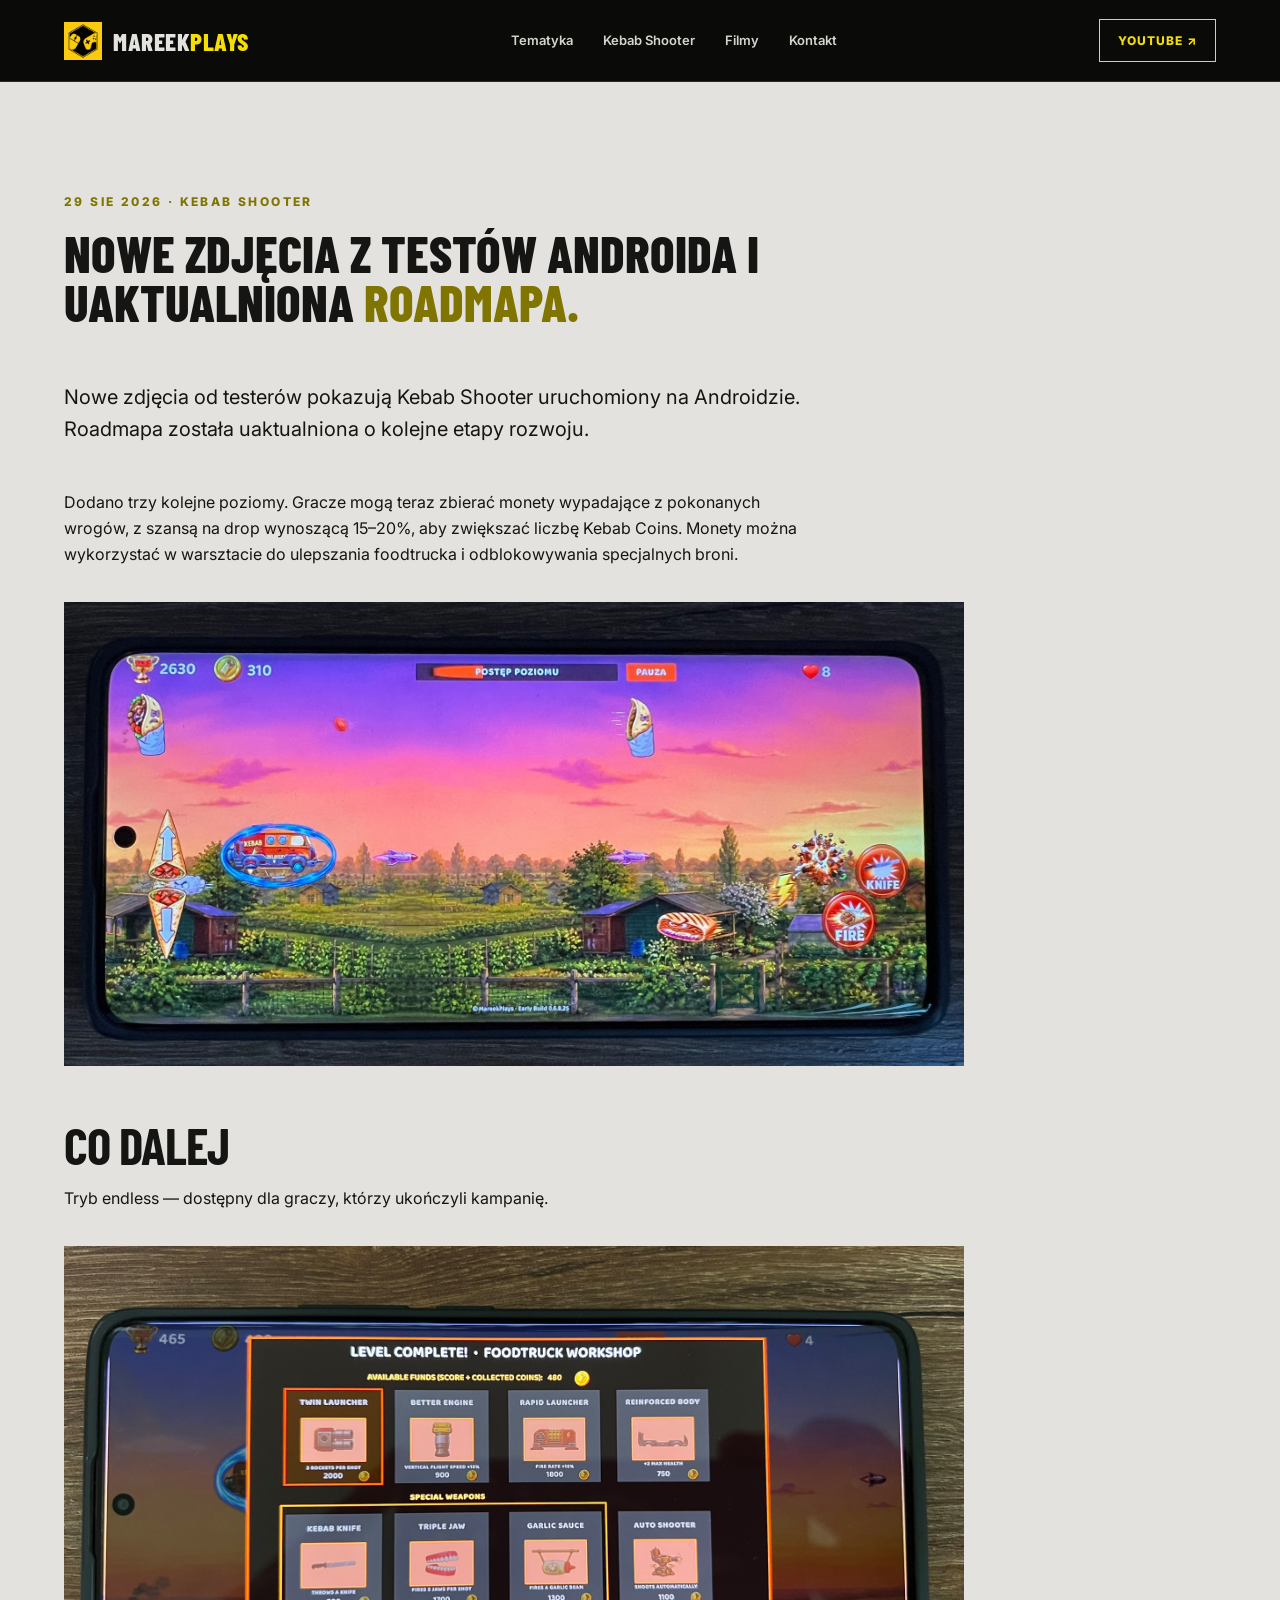
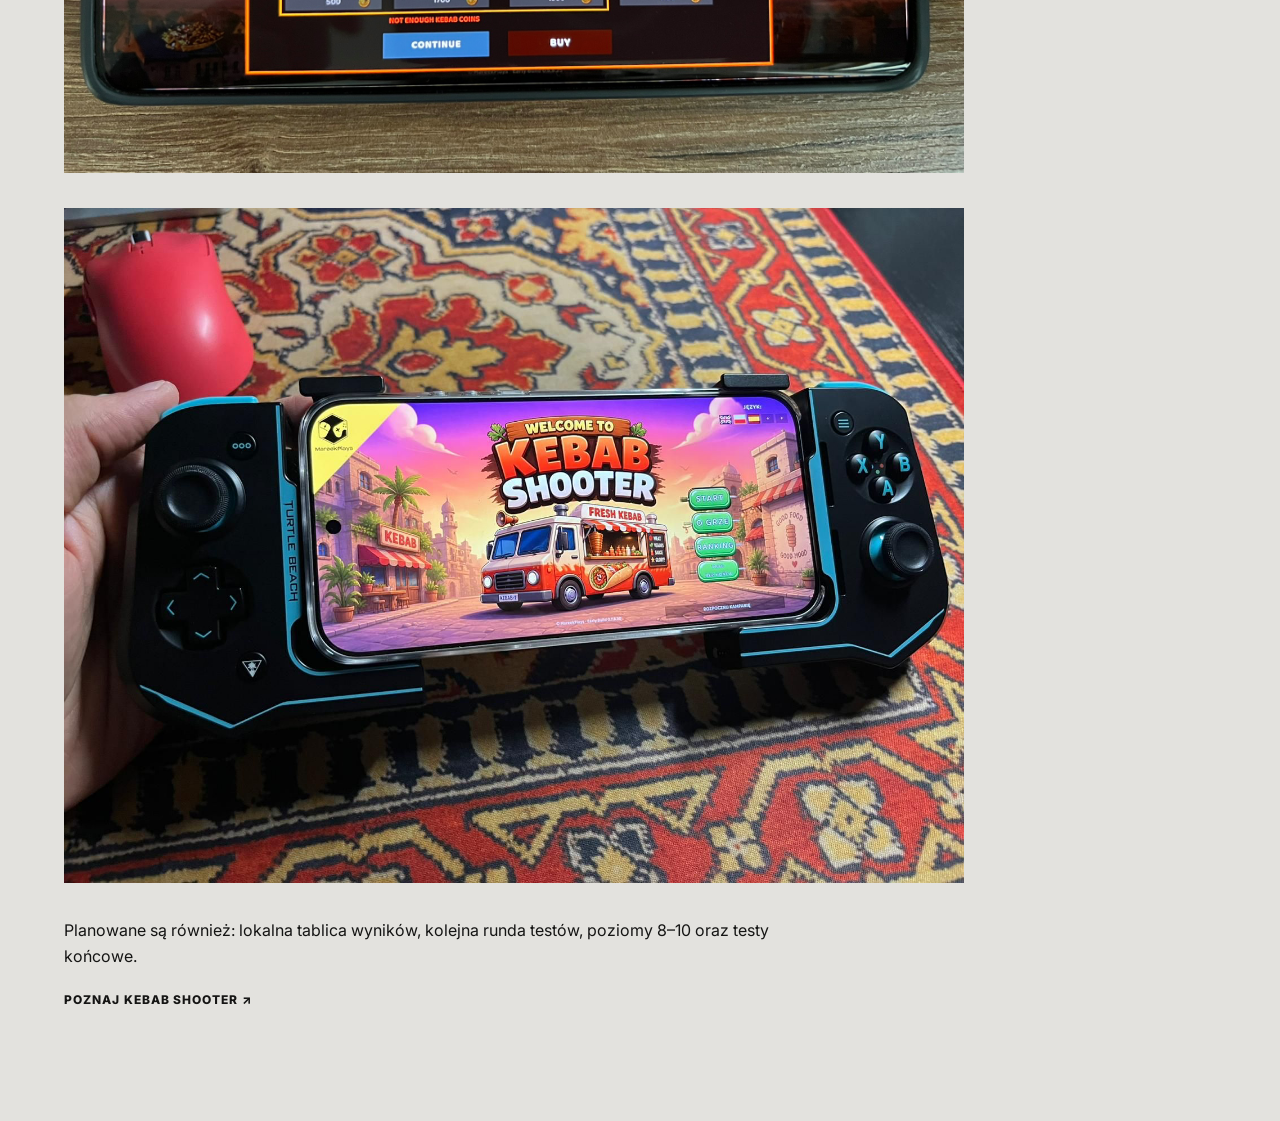
<file: pl/news/android-tests-roadmap.html>
<!doctype html>
<html lang="pl">
<head>
<meta charset="utf-8">
<meta name="viewport" content="width=device-width, initial-scale=1">
<meta name="description" content="Nowe zdjęcia z testów Androida i uaktualniona roadmapa rozwoju Kebab Shooter.">
<title>Testy Androida i roadmapa — MareekPlays</title>
<link rel="icon" href="../../assets/images/avatar-yellow.jpg">
<link rel="canonical" href="https://mareekplays.com/pl/news/android-tests-roadmap.html">
<link rel="alternate" hreflang="en" href="https://mareekplays.com/news/android-tests-roadmap.html">
<link rel="alternate" hreflang="pl" href="https://mareekplays.com/pl/news/android-tests-roadmap.html">
<link rel="alternate" hreflang="x-default" href="https://mareekplays.com/news/android-tests-roadmap.html">
<link rel="stylesheet" href="../../css/style.css">
<link rel="stylesheet" href="../../css/contact.css">
<link rel="stylesheet" href="../../css/stage2.css">
<link rel="preconnect" href="https://fonts.googleapis.com">
<link rel="preconnect" href="https://fonts.gstatic.com" crossorigin>
<link href="https://fonts.googleapis.com/css2?family=Barlow+Condensed:wght@600;700;800&amp;family=Inter:wght@400;500;600;700&amp;display=swap" rel="stylesheet">
</head>
<body>
<header class="site-header">
<a class="brand" href="../../pl/index.html">
<img src="../../assets/images/avatar-yellow.jpg" alt="MareekPlays logo">
<span>MAREEK<span>PLAYS</span>
</span>
</a>
<nav aria-label="Main navigation">
<a href="../../pl/index.html#focus">Tematyka</a>
<a href="../../pl/index.html#kebab">Kebab Shooter</a>
<a href="../../pl/index.html#videos">Filmy</a>
<a href="../../pl/index.html#contact">Kontakt</a>
</nav>
<a class="header-cta" href="https://www.youtube.com/@MareekPlays" target="_blank" rel="noreferrer">YouTube ↗</a>
</header>
<main class="article section-pad">
<p class="eyebrow">29 SIE 2026 · KEBAB SHOOTER</p>
<h1>Nowe zdjęcia z testów Androida i uaktualniona <span>roadmapa.</span>
</h1>
<p class="article-lead">Nowe zdjęcia od testerów pokazują Kebab Shooter uruchomiony na Androidzie. Roadmapa została uaktualniona o kolejne etapy rozwoju.</p>
<p>Dodano trzy kolejne poziomy. Gracze mogą teraz zbierać monety wypadające z pokonanych wrogów, z szansą na drop wynoszącą 15–20%, aby zwiększać liczbę Kebab Coins. Monety można wykorzystać w warsztacie do ulepszania foodtrucka i odblokowywania specjalnych broni.</p>
<img src="../../assets/images/kebab-android-gameplay-tester.jpg" alt="Gameplay Kebab Shooter na telefonie z Androidem podczas testów">
<h2>Co dalej</h2>
<p>Tryb endless — dostępny dla graczy, którzy ukończyli kampanię.</p>
<img src="../../assets/images/kebab-android-workshop.jpg" alt="Ekran ulepszeń foodtrucka Kebab Shooter na telefonie z Androidem">
<img src="../../assets/images/kebab-android-controller.png" alt="Kebab Shooter uruchomiony na telefonie z Androidem z kontrolerem">
<p>Planowane są również: lokalna tablica wyników, kolejna runda testów, poziomy 8–10 oraz testy końcowe.</p>
<a class="text-link" href="../../pl/kebab-shooter.html">Poznaj Kebab Shooter ↗</a>
</main>
</body>
</html>
</file>
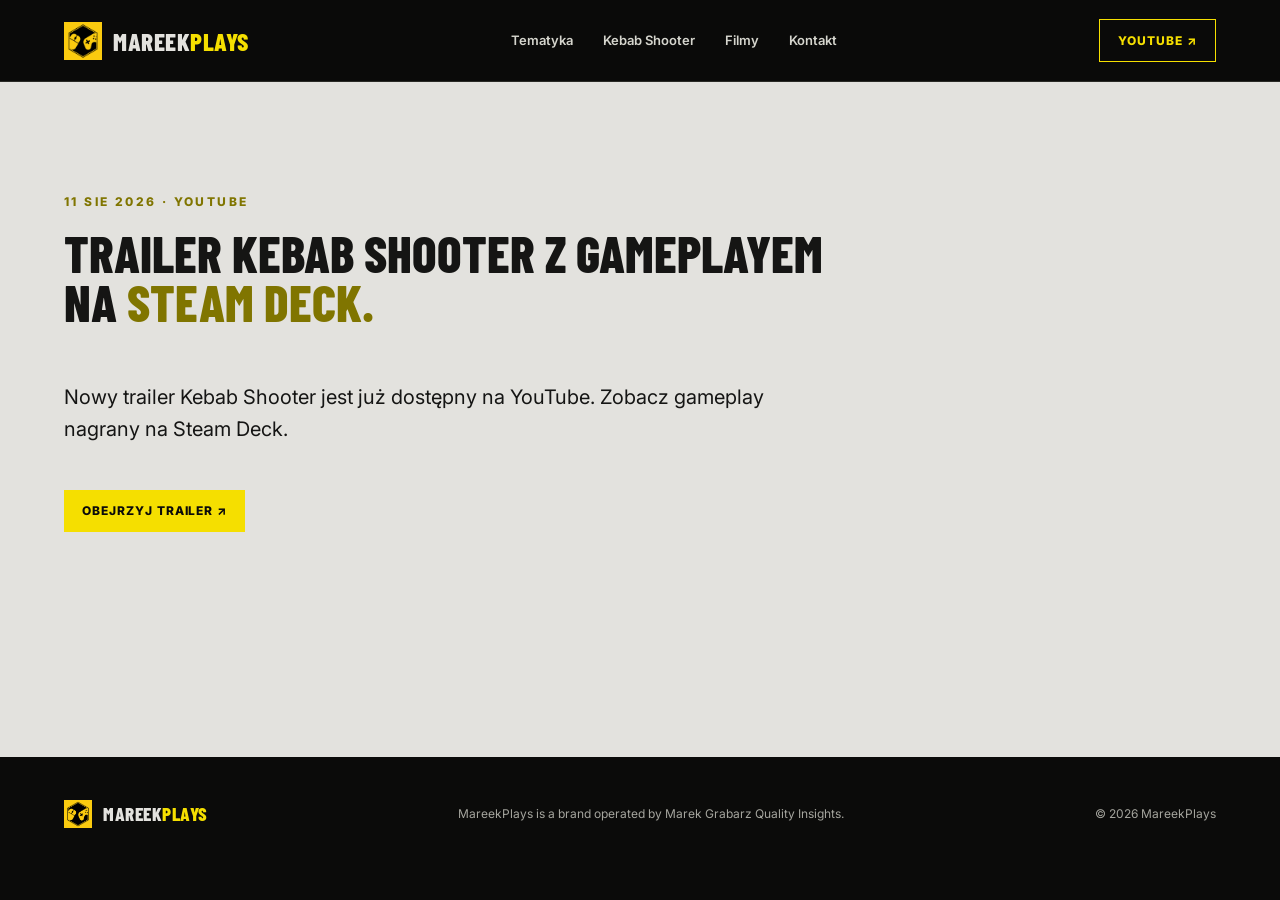
<file: pl/news/steam-deck-trailer.html>
<!doctype html>
<html lang="pl">
<head>
<meta charset="utf-8">
<meta name="viewport" content="width=device-width, initial-scale=1">
<meta name="description" content="Trailer Kebab Shooter z gameplayem na Steam Deck jest już dostępny na YouTube.">
<title>Trailer Kebab Shooter na Steam Deck — MareekPlays</title>
<link rel="icon" href="../../assets/images/avatar-yellow.jpg">
<link rel="canonical" href="https://mareekplays.com/pl/news/steam-deck-trailer.html">
<link rel="alternate" hreflang="en" href="https://mareekplays.com/news/steam-deck-trailer.html">
<link rel="alternate" hreflang="pl" href="https://mareekplays.com/pl/news/steam-deck-trailer.html">
<link rel="alternate" hreflang="x-default" href="https://mareekplays.com/news/steam-deck-trailer.html">
<link rel="stylesheet" href="../../css/style.css">
<link rel="stylesheet" href="../../css/contact.css">
<link rel="stylesheet" href="../../css/stage2.css">
<link rel="preconnect" href="https://fonts.googleapis.com">
<link rel="preconnect" href="https://fonts.gstatic.com" crossorigin>
<link href="https://fonts.googleapis.com/css2?family=Barlow+Condensed:wght@600;700;800&amp;family=Inter:wght@400;500;600;700&amp;display=swap" rel="stylesheet">
</head>
<body>
<header class="site-header">
<a class="brand" href="../../pl/index.html">
<img src="../../assets/images/avatar-yellow.jpg" alt="MareekPlays logo">
<span>MAREEK<span>PLAYS</span>
</span>
</a>
<nav aria-label="Main navigation">
<a href="../../pl/index.html#focus">Tematyka</a>
<a href="../../pl/index.html#kebab">Kebab Shooter</a>
<a href="../../pl/index.html#videos">Filmy</a>
<a href="../../pl/index.html#contact">Kontakt</a>
</nav>
<a class="header-cta" href="https://www.youtube.com/@MareekPlays" target="_blank" rel="noreferrer">YouTube ↗</a>
</header>
<main class="article section-pad">
<p class="eyebrow">11 SIE 2026 · YOUTUBE</p>
<h1>Trailer Kebab Shooter z gameplayem na <span>Steam Deck.</span>
</h1>
<p class="article-lead">Nowy trailer Kebab Shooter jest już dostępny na YouTube. Zobacz gameplay nagrany na Steam Deck.</p>
<a class="button button-yellow" href="https://youtu.be/QDd8x8aXPLo" target="_blank" rel="noreferrer">Obejrzyj trailer ↗</a>
</main>
  <footer><div class="brand footer-brand"><img src="../../assets/images/avatar-yellow.jpg" alt=""><span>MAREEK<span>PLAYS</span></span></div><p>MareekPlays is a brand operated by Marek Grabarz Quality Insights.</p><small>© 2026 MareekPlays</small></footer>
</body>
</html>
</file>
<file: css/style.css>
:root{--yellow:#f5df00;--black:#0b0b0a;--ink:#151514;--white:#f8f8f3;--muted:#a5a59e;--line:#2a2a26;--condensed:'Barlow Condensed',sans-serif;--sans:'Inter',sans-serif}*{box-sizing:border-box}html{scroll-behavior:smooth}body{margin:0;background:var(--black);color:var(--white);font-family:var(--sans);line-height:1.6}a{color:inherit;text-decoration:none}.site-header{height:82px;padding:0 5vw;display:flex;align-items:center;justify-content:space-between;border-bottom:1px solid var(--line);position:sticky;top:0;background:rgba(11,11,10,.92);backdrop-filter:blur(14px);z-index:10}.brand{display:flex;align-items:center;gap:11px;font:800 25px var(--condensed);letter-spacing:.5px}.brand img{width:38px;height:38px;object-fit:cover}.brand span span{color:var(--yellow)}nav{display:flex;gap:30px;color:#d5d5cd;font-size:13px;font-weight:600}nav a:hover,.text-link:hover{color:var(--yellow)}.header-cta,.button{display:inline-flex;padding:11px 18px;font-size:12px;font-weight:800;letter-spacing:.08em;text-transform:uppercase}.header-cta{border:1px solid var(--yellow);color:var(--yellow)}.hero{min-height:670px;display:grid;grid-template-columns:1fr 1.12fr;align-items:center;gap:5vw;padding:70px 5vw 90px;overflow:hidden}.eyebrow{color:var(--yellow);font-size:12px;font-weight:800;letter-spacing:.2em;margin:0 0 18px}.hero h1,h2,h3{font-family:var(--condensed);text-transform:uppercase;line-height:.88;margin:0}.hero h1{font-size:clamp(68px,9vw,142px);letter-spacing:-.03em}.hero h1 em{color:var(--yellow);font-style:normal}.hero-text{color:var(--muted);max-width:390px;margin:28px 0}.hero-actions{display:flex;align-items:center;gap:25px;flex-wrap:wrap}.button-yellow{background:var(--yellow);color:var(--black)}.button-yellow:hover{background:#fff}.text-link{font-size:12px;font-weight:800;text-transform:uppercase;letter-spacing:.08em}.text-link span{color:var(--yellow);font-size:20px;margin-left:7px}.hero-art{position:relative;transform:rotate(2deg);box-shadow:18px 20px 0 var(--yellow)}.hero-art img{width:100%;display:block;max-height:420px;object-fit:cover}.art-label{position:absolute;bottom:20px;left:20px;background:var(--yellow);color:var(--black);padding:8px 12px;font:700 13px/1 var(--condensed);letter-spacing:.08em}.section-pad{padding:110px 5vw}.intro{background:var(--white);color:var(--ink)}h2{font-size:clamp(56px,7vw,105px);letter-spacing:-.02em}h2 span{color:var(--yellow)}.intro h2 span,.videos h2 span,.socials h2 span{color:#b7a800}.feature-grid{display:grid;grid-template-columns:repeat(3,1fr);margin-top:60px;gap:2px;background:#d4d4cd}.feature{background:var(--white);padding:30px;min-height:280px}.feature-dark{background:var(--ink);color:var(--white)}.feature-image{padding:0;position:relative;overflow:hidden;color:var(--white);background:var(--ink)}.feature-image>img{width:100%;height:100%;object-fit:cover;opacity:.42}.feature-image>div{position:absolute;inset:0;padding:30px}.number{font:700 16px var(--condensed);color:var(--yellow)}h3{font-size:32px;margin:55px 0 13px}.feature p{font-size:13px;color:#777;max-width:280px}.feature-dark p,.feature-image p{color:#aaa}.feature a{font-size:12px;font-weight:800;text-transform:uppercase;letter-spacing:.1em}.kebab{display:grid;grid-template-columns:1.12fr .88fr;gap:8vw;align-items:center;background:var(--yellow);color:var(--black)}.kebab-image{border:10px solid var(--black);transform:rotate(-2deg)}.kebab-image img{width:100%;display:block}.kebab h2 span{color:var(--black)}.kebab-copy>p:not(.eyebrow){max-width:420px}.meta{display:flex;gap:12px;flex-wrap:wrap;margin:30px 0;font:700 12px var(--condensed)}.meta span{border:1px solid rgba(0,0,0,.35);padding:6px 9px}.videos{background:var(--ink)}.section-heading{display:flex;justify-content:space-between;align-items:end;margin-bottom:50px}.video-grid{display:grid;grid-template-columns:repeat(3,1fr);gap:22px}.video-card{position:relative}.video-card img{width:100%;aspect-ratio:16/9;object-fit:cover;display:block;filter:grayscale(25%)}.video-card:hover img{filter:none}.tag{display:inline-block;color:var(--yellow);font-size:10px;font-weight:800;letter-spacing:.15em;margin-top:15px}.video-card h3{font-size:27px;margin:8px 0;line-height:1}.socials{background:var(--yellow);color:var(--black)}.socials h2 span{color:var(--black)}.social-grid{display:grid;grid-template-columns:repeat(3,1fr);gap:1px;margin-top:55px;background:rgba(0,0,0,.25)}.social-grid a{background:var(--yellow);padding:25px;display:flex;justify-content:space-between;align-items:center;border:1px solid transparent}.social-grid a:hover{background:var(--black);color:var(--yellow)}.social-grid b{font:700 28px var(--condensed);text-transform:uppercase}.social-grid span{font-size:12px;font-weight:700}footer{padding:35px 5vw;display:flex;align-items:center;justify-content:space-between;color:var(--muted);font-size:12px}.footer-brand{color:var(--white);font-size:19px}.footer-brand img{width:28px;height:28px}footer small{font-size:12px}@media(max-width:800px){nav{display:none}.hero{grid-template-columns:1fr;padding-top:60px}.hero-art{margin:25px 8px 0}.feature-grid,.video-grid,.social-grid{grid-template-columns:1fr}.feature{min-height:220px}.feature h3{margin-top:35px}.kebab{grid-template-columns:1fr;gap:45px}.section-pad{padding:75px 6vw}.section-heading{align-items:start;gap:30px;flex-direction:column}.social-grid a{padding:20px}.social-grid b{font-size:24px}footer{flex-wrap:wrap;gap:18px}footer p{order:3;width:100%}}@media(max-width:430px){.site-header{padding:0 6vw}.header-cta{padding:8px 10px;font-size:10px}.brand{font-size:22px}.hero h1{font-size:68px}.hero-art{box-shadow:10px 12px 0 var(--yellow)}.hero-text{font-size:14px}}
</file>
<file: css/contact.css>
:root{--white:#e3e2de}
.contact{display:grid;grid-template-columns:1fr 1fr;gap:8vw;align-items:end;background:var(--white);color:var(--black)}
.contact h2 span{color:#b7a800}.contact-copy{max-width:520px}.contact-copy p{font-size:16px}.contact-copy a:not(.button){color:#807500;text-decoration:underline}.disclosure{color:#5f5f5a;font-size:12px!important}.contact .button{margin-top:12px}
@media(max-width:800px){.contact{grid-template-columns:1fr;gap:35px}}
:is(.contact,.shorts) .eyebrow{font-size:12px;letter-spacing:.16em;color:#c7b300}
.intro .eyebrow{font-size:12px;letter-spacing:.16em;color:#c7b300}
.kebab .eyebrow{color:var(--black)}
.language-switch{display:flex;gap:8px;align-items:center;flex:0 0 auto;margin-left:18px;font:700 12px/1 var(--sans);white-space:nowrap}.language-switch a,.language-switch strong{font:inherit}.language-switch a{color:var(--muted)}.language-switch strong{color:var(--yellow)}
:focus-visible{outline:3px solid var(--yellow);outline-offset:4px}.feature-image:after{content:"";position:absolute;inset:0;background:linear-gradient(90deg,rgba(11,11,10,.9),rgba(11,11,10,.35) 70%,rgba(11,11,10,.55));pointer-events:none}.feature-image>div{z-index:1}.feature-image>img{opacity:.6}@media(prefers-reduced-motion:reduce){html{scroll-behavior:auto}*{animation-duration:.01ms!important;transition-duration:.01ms!important}}
@media(max-width:430px){.site-header{gap:10px;padding:0 5vw}.brand{gap:7px;font-size:18px}.brand img{width:32px;height:32px}.header-cta{padding:8px 8px;font-size:9px;letter-spacing:.05em}.language-switch{gap:4px;margin-left:0;font-size:10px}}
.social-name{display:inline-flex;align-items:center;gap:12px}.social-name svg{width:24px;height:24px;fill:currentColor;stroke:currentColor;stroke-width:1.7;flex:0 0 auto}.social-name svg rect,.social-name svg circle{fill:none}
.intro h2 span,.shorts h2 span,.contact h2 span,.game-content h2 span{color:#807500}.intro .eyebrow,.shorts .eyebrow,.contact .eyebrow,.news .eyebrow{color:#807500}.socials .eyebrow{color:var(--black)}
.intro{background:var(--yellow);color:var(--black)}.intro h2 span{color:var(--black)}.intro .eyebrow{color:var(--black)}.kebab{background:var(--white);color:var(--black)}.kebab h2 span{color:#807500}.kebab .eyebrow{color:#807500}
.article .text-link:hover{color:#807500}
</file>
<file: css/stage2.css>
.embed-grid{display:grid;grid-template-columns:repeat(3,1fr);gap:22px}.embed-card h3,.short-card h3{font-size:27px;margin:8px 0;line-height:1}.embed-frame{aspect-ratio:16/9;background:#000}.embed-frame iframe{width:100%;height:100%;border:0}.shorts{background:var(--white);color:var(--ink)}.shorts h2 span{color:#b7a800}.shorts-grid{display:grid;grid-template-columns:repeat(6,1fr);gap:14px}.short-frame{aspect-ratio:9/16;background:#000}.short-frame iframe{width:100%;height:100%;border:0}.short-card h3{font-size:20px}.shorts .tag{color:#807500}@media(max-width:1000px){.shorts-grid{grid-template-columns:repeat(3,1fr)}}@media(max-width:800px){.embed-grid{grid-template-columns:1fr}.shorts-grid{grid-template-columns:repeat(2,1fr)}}
.shorts h2 span{color:#807500}
.news{background:var(--white);color:var(--ink)}.news h2 span{color:#807500}.news-grid{display:grid;grid-template-columns:repeat(3,1fr);gap:2px;background:#d4d4cd}.news-card{background:var(--white);padding:30px;min-height:300px;display:flex;flex-direction:column}.news-card-accent{background:var(--yellow)}.news-date{font-size:11px;font-weight:800;letter-spacing:.14em;color:#807500;margin:0 0 28px}.news-card h3{font-size:31px;line-height:.95;margin:0 0 18px}.news-card p:not(.news-date){font-size:14px;color:#555;max-width:330px}.news-card a{font-size:12px;font-weight:800;text-transform:uppercase;letter-spacing:.1em;margin-top:auto}.news-card a:hover{color:#807500}@media(max-width:800px){.news-grid{grid-template-columns:1fr}.news-card{min-height:240px}}
.news-page h1,.article h1{font:800 clamp(64px,9vw,130px)/.88 var(--condensed);text-transform:uppercase;max-width:900px;margin:0 0 55px}.news-page h1 span,.article h1 span{color:#807500}.article{background:var(--white);color:var(--ink);min-height:75vh}.article-lead{font-size:20px;max-width:700px;margin-bottom:45px}.article img{width:min(900px,100%);display:block;margin:35px 0}.article h2{margin-top:55px}.article p{max-width:760px}.news-page{background:var(--black);color:var(--white);min-height:75vh}.news-page>.eyebrow{color:var(--yellow)}.news-page h1{color:var(--white)}.news-page h1 span{color:var(--yellow)}.news-page .news-card{background:var(--ink);color:var(--white)}.news-page .news-card:first-child{background:var(--yellow);color:var(--black)}.news-page .news-card p:not(.news-date){color:inherit}.news-page .news-card a{color:inherit}.news-page .news-card a:hover{color:var(--yellow)}.news-page .news-card:first-child a:hover{color:var(--black)}
main#top{display:flex;flex-direction:column}main#top .hero{order:1}main#top .news{order:2}main#top .intro{order:3}main#top .kebab{order:4}main#top .videos{order:5}main#top .shorts{order:6}main#top .socials{order:7}main#top .contact{order:8}.news-date{color:#807500!important}.news-page>.eyebrow,.article>.eyebrow{color:#807500!important}
.news-card h2{font:800 clamp(30px,3vw,42px)/.95 var(--condensed);text-transform:uppercase;margin:0 0 18px}.article h1{font-size:clamp(32px,4vw,58px);line-height:.95;max-width:760px}.article h2{font-size:clamp(32px,4vw,58px);line-height:.95}
</file>
<file: css/news-slider.css>
.news .section-heading .text-link:hover{color:#807500}.news-slider{position:relative}.news-slider-track{display:flex;gap:2px;overflow:hidden;background:transparent}.news-slider-track .news-card{flex:0 0 calc((100% - 2px)/2);min-width:0}.news-slider-controls{display:flex;align-items:center;justify-content:center;gap:18px;margin-top:24px}.news-slider-button{width:42px;height:42px;border:1px solid var(--line);background:transparent;color:var(--ink);font:700 20px/1 var(--sans);cursor:pointer;transition:background .2s,color .2s}.news-slider-button:hover,.news-slider-button:focus-visible{background:var(--ink);color:var(--white);outline:none}.news-slider-dots{display:flex;gap:8px}.news-slider-dot{width:8px;height:8px;padding:0;border:0;border-radius:50%;background:#bbb9b0;cursor:pointer}.news-slider-dot:nth-child(3){display:none}.news-slider-dot.is-active{background:#807500;transform:scale(1.25)}
@media(max-width:800px){.news-slider-track{gap:0;overflow-x:auto;scroll-snap-type:x mandatory;scrollbar-width:none;background:transparent}.news-slider-track::-webkit-scrollbar{display:none}.news-slider-track .news-card{flex:0 0 100%;scroll-snap-align:start;min-height:300px}.news-slider-button{width:38px;height:38px}.news-slider-controls{margin-top:20px}.news-slider-dot:nth-child(3){display:block}}
</file>
<file: css/policy.css>
.policy-page{background:var(--white);color:var(--ink)}.policy-hero{background:var(--ink);color:var(--white);padding:92px 5vw 78px}.policy-hero h1{font-family:var(--condensed);font-size:clamp(64px,8vw,116px);letter-spacing:-.03em;line-height:.84;margin:0;text-transform:uppercase}.policy-hero h1 span{color:var(--yellow)}.policy-hero>p:last-child{color:#c7c7bf;font-size:14px;margin:27px 0 0}.policy-shell{max-width:860px;margin:0 auto;padding:78px 5vw 96px}.policy-shell h2{color:var(--ink);font-size:clamp(32px,4vw,52px);line-height:.92;margin:58px 0 18px}.policy-shell h2:first-of-type{margin-top:48px}.policy-shell p,.policy-shell li{font-size:16px;line-height:1.75}.policy-shell a{color:#6b6200;font-weight:700;text-decoration:underline;text-underline-offset:3px}.policy-shell ul{padding-left:24px}.policy-shell li+li{margin-top:8px}.policy-lead{border-left:5px solid var(--yellow);font-size:19px!important;line-height:1.65!important;margin:0;padding:2px 0 2px 20px}.policy-shell code{font-size:.9em;word-break:break-word}@media(max-width:800px){.policy-hero{padding:68px 6vw 58px}.policy-shell{padding:56px 6vw 72px}.policy-shell h2{margin-top:48px}.policy-shell p,.policy-shell li{font-size:16px}.policy-lead{font-size:18px!important}}
</file>
